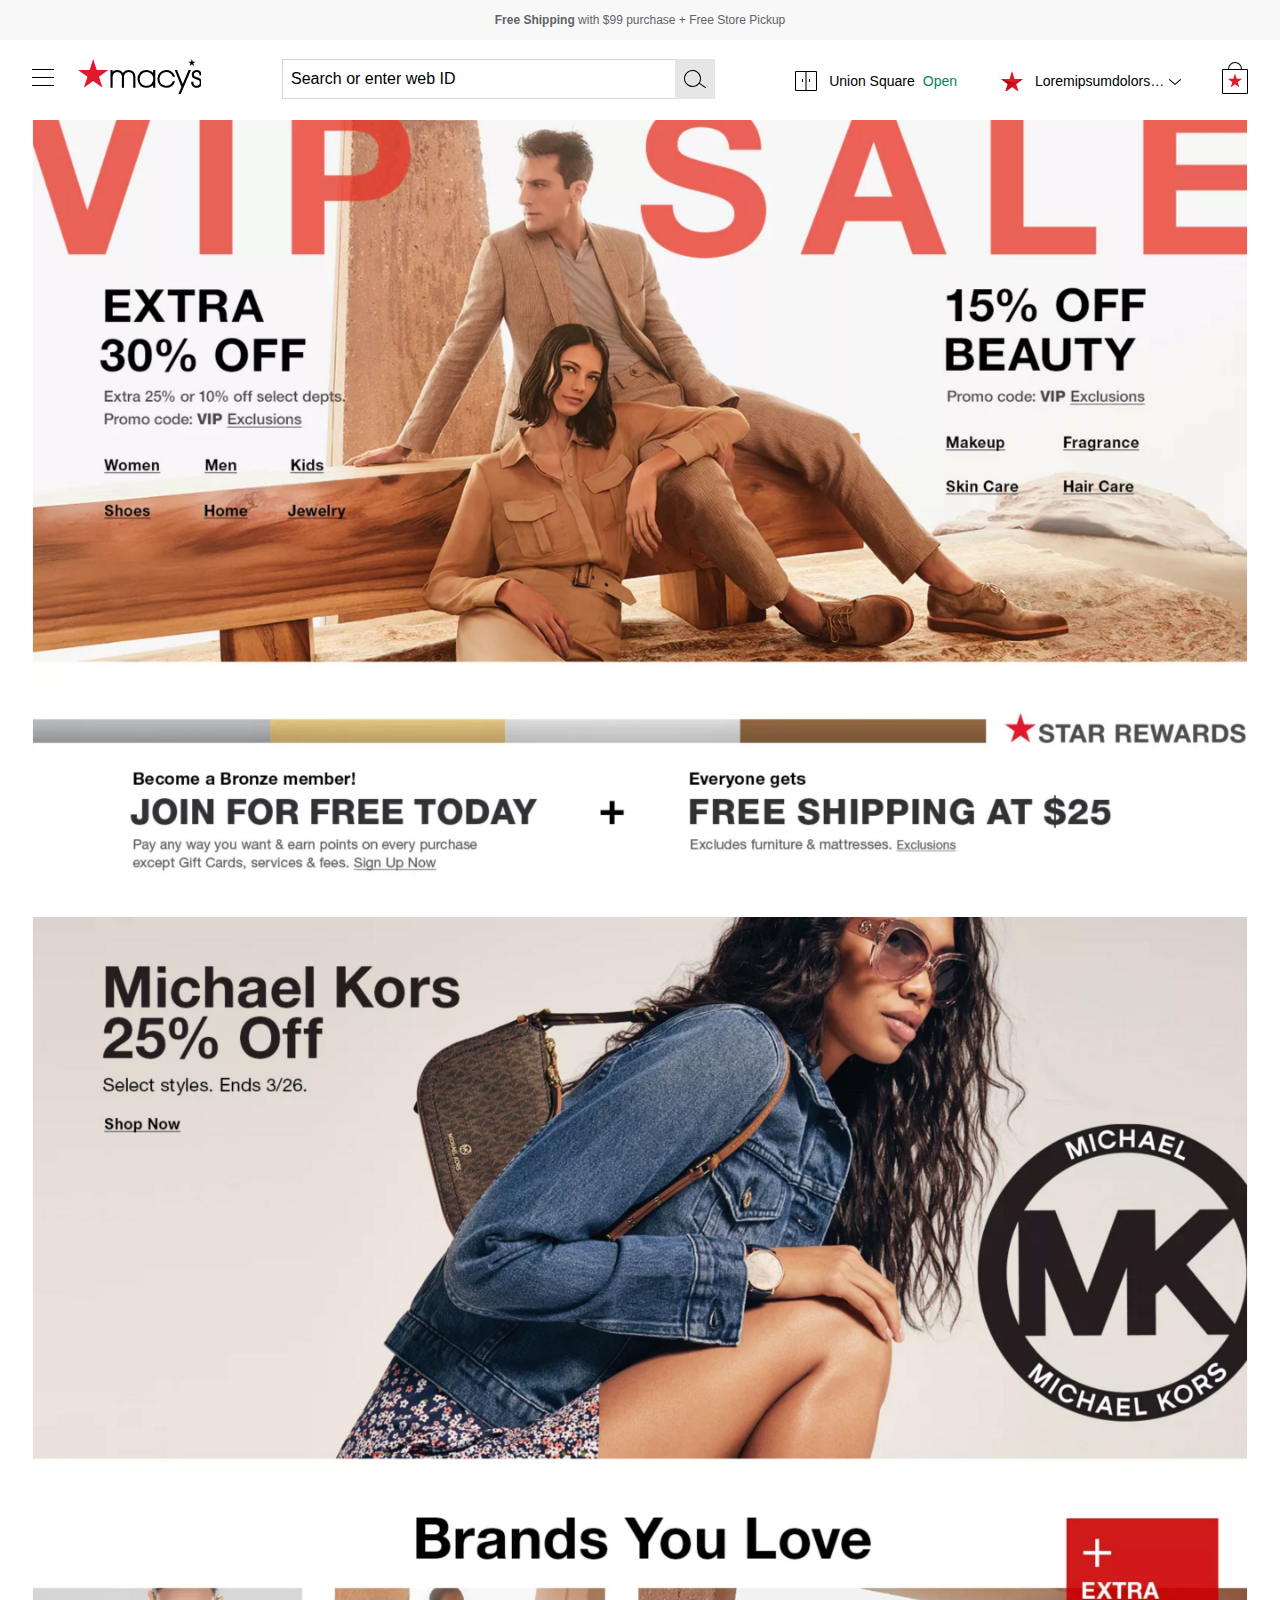
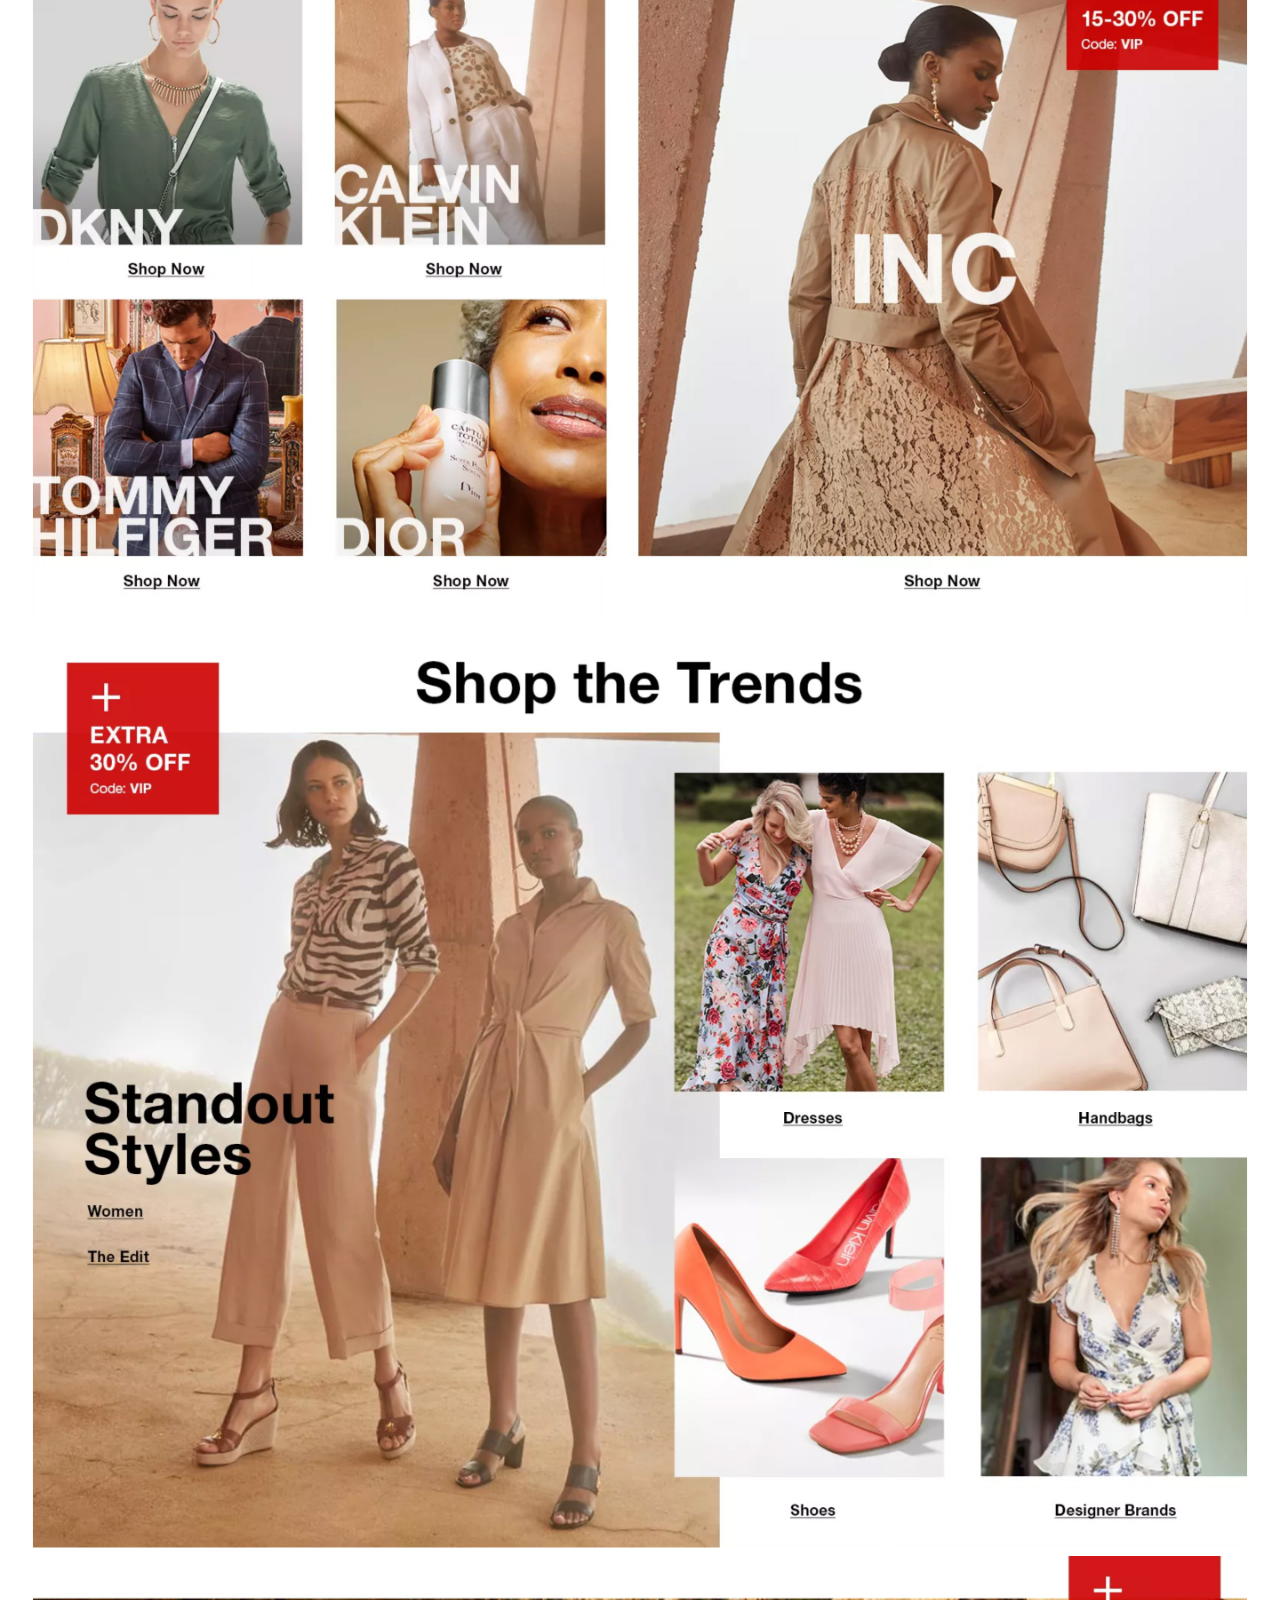
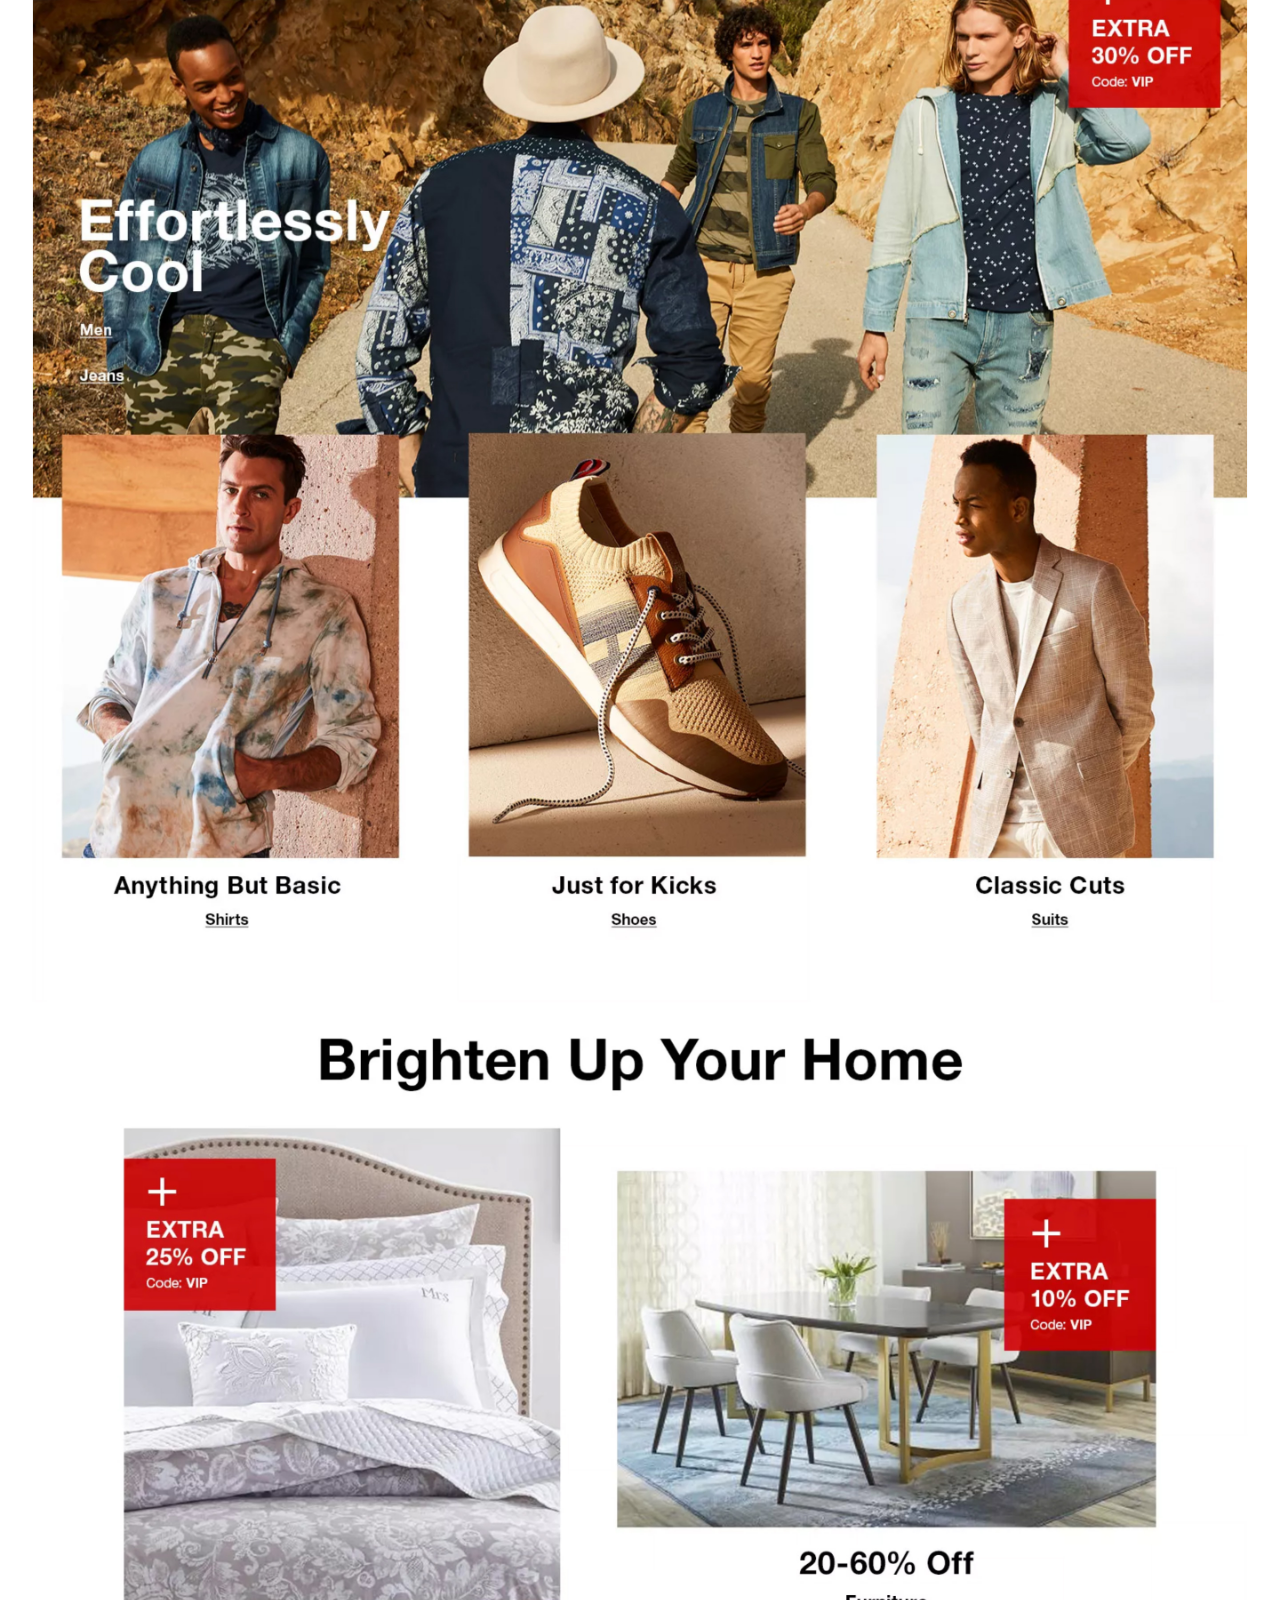
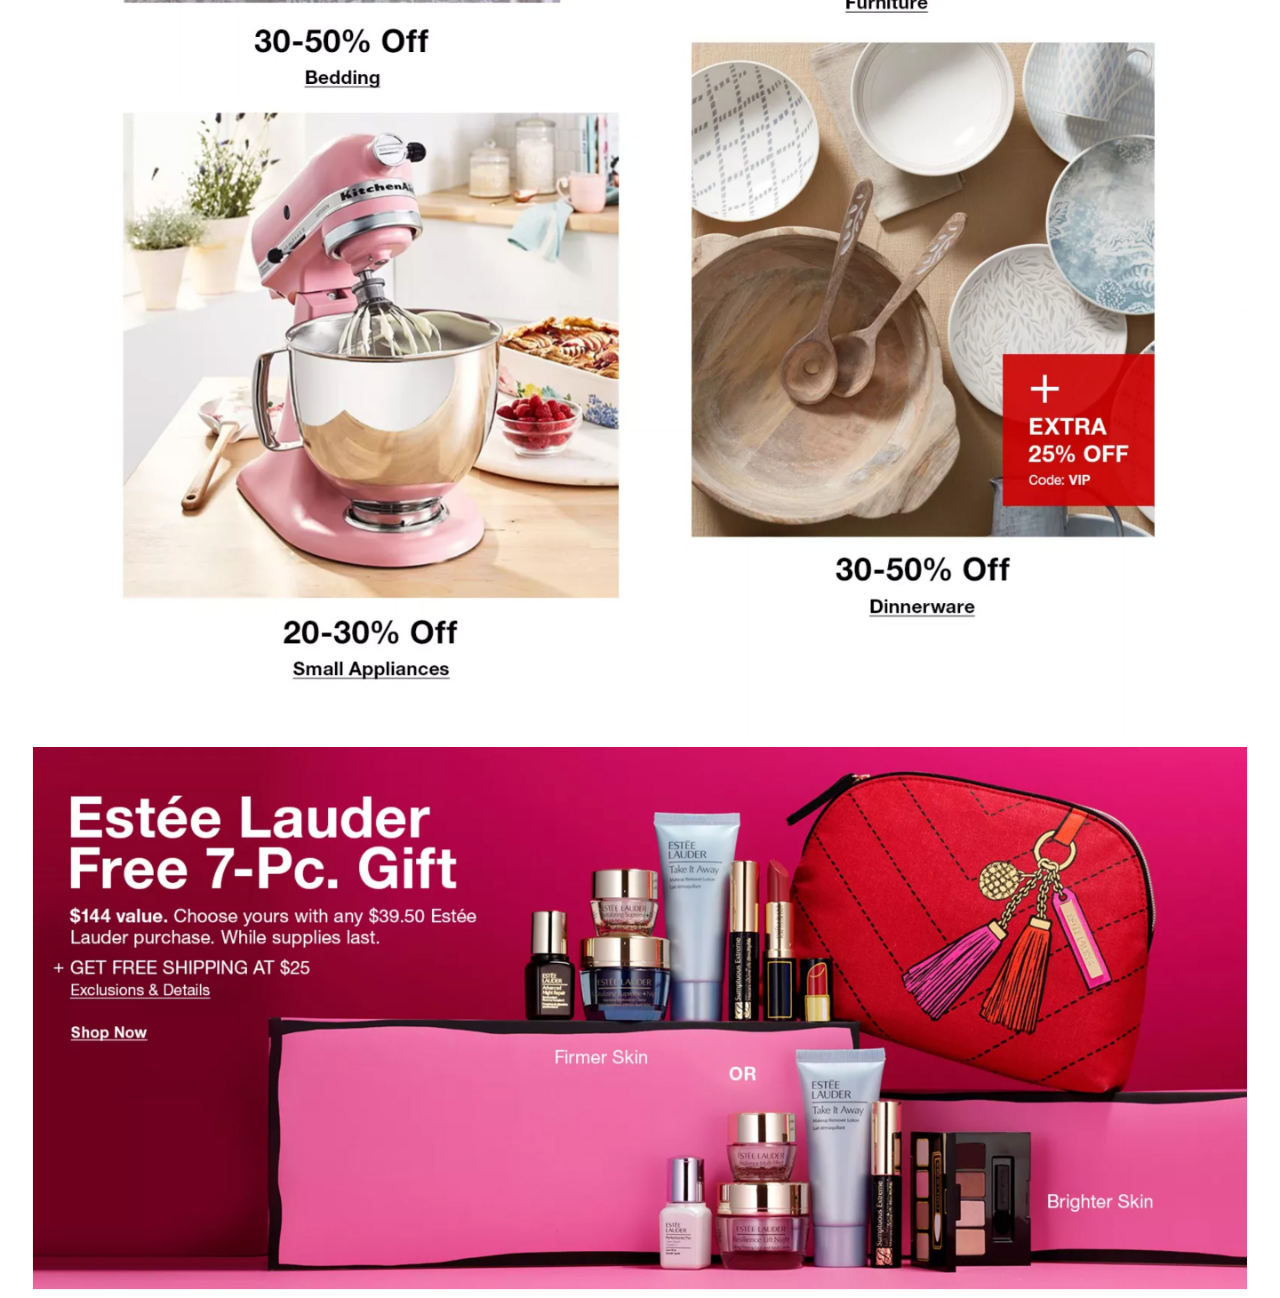
<file: index.html>
<!DOCTYPE html>
<head>
	<meta charset="utf-8">
	<meta http-equiv="X-UA-Compatible" content="IE=edge">
	<title>Macy's - Shop Fashion Clothing & Accessories - Official Site - Macys.com</title>
	<meta name="description" content="">
	<meta name="viewport" content="width=device-width, initial-scale=1, user-scalable=0">
	<link rel="stylesheet" href="css/style-min.css">
</head>
<body>

<div class="top-bar">
	<strong>Free Shipping</strong> with $99 purchase + Free Store Pickup
</div>

<div class="header">
	<div class="inset">
		<div class="logo">
			<svg xmlns="http://www.w3.org/2000/svg" viewBox="0 0 416 117.183">
				<path id="macy_s" data-name="macy&apos;s" d="M450.659,66.18c3.719,2.814,5.671,6.924,5.967,12.563a17.1,17.1,0,0,1-.982,6.833,16.8,16.8,0,0,1-3.608,5.855,17.27,17.27,0,0,1-5.881,4.092,18.329,18.329,0,0,1-7.141,1.423,20.3,20.3,0,0,1-7.705-1.516A18.384,18.384,0,0,1,425,91.1a16.4,16.4,0,0,1-3.307-5.216,16.841,16.841,0,0,1-1.127-6.118l.13-3.184,7.047-.039.042,2.478a11.081,11.081,0,0,0,3.119,7.95,11.3,11.3,0,0,0,8.11,2.976,11.43,11.43,0,0,0,4.278-.8,9.773,9.773,0,0,0,3.345-2.241,9.9,9.9,0,0,0,2.092-3.264,10.767,10.767,0,0,0,.736-3.988l-.007-.357c-.081-3-.854-5.145-2.439-6.732-1.716-1.716-4.436-2.94-8.563-3.852-3.961-1.144-8-2.436-10.917-4.771-3.281-2.6-4.884-6.1-5.048-10.99,0-5.083,1.833-9.273,5.3-12.16a17.508,17.508,0,0,1,11.222-3.806,16.5,16.5,0,0,1,11.555,4.364,15.641,15.641,0,0,1,4.564,11.273l.033,2.552h-7.168l-.042-2.471a10.958,10.958,0,0,0-.664-3.758,7.49,7.49,0,0,0-1.7-2.657,7.679,7.679,0,0,0-2.782-1.717,9.975,9.975,0,0,0-3.733-.589,11.463,11.463,0,0,0-4.215.744,8.453,8.453,0,0,0-3.063,2.034,7.7,7.7,0,0,0-1.664,2.7,8.611,8.611,0,0,0-.479,3.307,7.144,7.144,0,0,0,2.357,5.534c1.484,1.267,3.754,2.267,7.594,3.345l.411.107C443.722,62.767,447.517,63.8,450.659,66.18ZM419.92,8.96,422.805.11l2.857,8.85h9.327l-7.549,5.482,2.867,8.869-7.52-5.482-7.472,5.463,2.831-8.844L410.576,8.96ZM391.883,84.147l19.909-47.152h8.026l-2.076,5.152L385.4,117.293h-7.99l10.344-23.63-9.911-25.038c-5.146-13-10.325-26.111-10.49-26.531l-2.011-5.1h7.782Zm-71.1-33.618a19.325,19.325,0,0,0-4.713,7.1,25.18,25.18,0,0,0-1.82,9.337A24.17,24.17,0,0,0,316,76.149a21.813,21.813,0,0,0,5.026,7.444,22.307,22.307,0,0,0,7.292,4.712,23.871,23.871,0,0,0,22.611-2.835,19.975,19.975,0,0,0,7.045-9.214l.572-1.7h7.779l-1.214,3.364A28.405,28.405,0,0,1,354.489,91.78a29.754,29.754,0,0,1-16.954,5.165c-9.233,0-17.087-3.252-22.7-9.4a30.626,30.626,0,0,1-7.757-20.473,29.424,29.424,0,0,1,29.968-30.074,31.449,31.449,0,0,1,15.847,4.349,28.313,28.313,0,0,1,12.333,15.193l1.175,3.342H358.68l-.592-1.662a20.944,20.944,0,0,0-8.825-10.864,22.988,22.988,0,0,0-11.837-3.364,24.272,24.272,0,0,0-8.991,1.549A25.656,25.656,0,0,0,320.784,50.528ZM292.805,36.994h7.177v59.94h-7.177V87.042a27.686,27.686,0,0,1-6.691,5.709,30,30,0,0,1-15.794,4.189c-11.368,0-18.392-5.209-22.282-9.581a30.917,30.917,0,0,1,.007-40.791c3.886-4.365,10.908-9.575,22.276-9.575a30.528,30.528,0,0,1,17.139,5.158,27.9,27.9,0,0,1,5.347,4.679Zm.026,33.813a21.875,21.875,0,0,0,.272-4.349,23.267,23.267,0,0,0-.41-4.46,20.364,20.364,0,0,0-1.2-3.959,21.648,21.648,0,0,0-8.24-10.227,23.3,23.3,0,0,0-12.938-3.823,22.674,22.674,0,0,0-16.281,6.554,23.066,23.066,0,0,0-6.51,16.423,24.154,24.154,0,0,0,5.94,15.842c4.21,4.669,10.14,7.136,17.148,7.136a21.843,21.843,0,0,0,21.116-15.014A20.591,20.591,0,0,0,292.831,70.808ZM226.552,42.932a20.688,20.688,0,0,1,5.1,8.734,40.925,40.925,0,0,1,1.613,12.1V96.934H226.1V63.77a33.748,33.748,0,0,0-1.243-9.812,14.641,14.641,0,0,0-3.485-6.113,11.558,11.558,0,0,0-4.437-2.854,19.056,19.056,0,0,0-12.718.214,12.652,12.652,0,0,0-5.535,4.015,14.938,14.938,0,0,0-2.954,5.822,38.591,38.591,0,0,0-.673,8.727V96.934h-7.174l.02-34.746a28.08,28.08,0,0,0-.917-8.042A14.411,14.411,0,0,0,184.53,49.4a12.958,12.958,0,0,0-4.936-3.871,19.18,19.18,0,0,0-7.31-1.537,13.61,13.61,0,0,0-6.25,1.261,12.39,12.39,0,0,0-4.765,3.651,16.239,16.239,0,0,0-3.345,6,28.017,28.017,0,0,0-1.091,8.369V96.934h-7.177V36.994h7.177v6.445A20.729,20.729,0,0,1,163.1,39a22.363,22.363,0,0,1,9.254-2,25.174,25.174,0,0,1,9.732,1.841,19.342,19.342,0,0,1,7.484,5.45,15.244,15.244,0,0,1,1.878,2.754,20.766,20.766,0,0,1,2.176-2.841,21.373,21.373,0,0,1,7.585-5.314,26.183,26.183,0,0,1,18.289-.429A19.17,19.17,0,0,1,226.552,42.932Z" transform="translate(-40.655 -0.11)" fill-rule="evenodd"></path>
				<path id="star" d="M50.962.11,62.947,37h38.865L70.365,59.866,82.393,96.936,50.914,74,19.622,96.828l11.965-36.9L0,37H38.991Z" transform="translate(0 -0.11)" fill="#e01a2b" fill-rule="evenodd"></path>
			</svg>
		</div>
		<div class="store-account-search">
			<div class="account">
				<div class="icon">
					<svg xmlns="http://www.w3.org/2000/svg" width="22" height="20.96" viewBox="0 0 22 20.96"><defs><style>.a{fill:#e01a2b;}.b{fill:#ab0000;}.c{fill:#c11221;}</style></defs><path class="a" d="M11.01.52,8.43,8.51H0l6.83,4.96L4.24,21.45,11,16.51l6.8,4.97-2.6-8.02L22,8.51H13.6Z" transform="translate(0 -0.52)"/><path class="b" d="M6.83,13.47l8.37-.01L0,8.51Z" transform="translate(0 -0.52)"/><path class="c" d="M6.83,13.47,4.24,21.45,22,8.51Z" transform="translate(0 -0.52)"/></svg>
				</div>
				<div class="lockup">
					<!-- <a href="signin.html">Sign In -->
					<a href="signin.html"><span class="name">Loremipsumdolorsitametconsect</span>
					<div class="icon">
						<svg xmlns="http://www.w3.org/2000/svg" width="12" height="6" viewBox="0 0 12 6"><path d="M5.484,12a.488.488,0,0,1-.369-.16L.126,6.324a.523.523,0,0,1,0-.682L5.115.148a.5.5,0,0,1,.708,0,.493.493,0,0,1,0,.7L1.174,5.983l4.679,5.183a.493.493,0,0,1,0,.7A.458.458,0,0,1,5.484,12Z" transform="translate(0 6) rotate(-90)"/></svg>
					</div>
					</a>
				</div>
				<div class="menu-panel-account">
					<div class="links">
						<div class="link"><a href="signin.html">My Account</a></div>
						<div class="link"><a href="signin.html">Macy's Credit Card</a></div>
						<div class="link"><a href="signin.html">Order History</a></div>
						<div class="link"><a href="signin.html">Profile</a></div>
						<div class="link"><a href="signin.html">Wallet</a></div>
						<div class="link"><a href="signin.html">Star Rewards</a></div>
						<div class="link"><a href="signin.html">Lists</a></div>
					</div>
				</div>
			</div>
			<div class="store">
				<div class="icon">
					<svg xmlns="http://www.w3.org/2000/svg" width="22.001" height="20" viewBox="0 0 22.001 20">
						<path id="Icon" d="M-6029,20a1,1,0,0,1-1-1V1a1,1,0,0,1,1-1h20a1,1,0,0,1,1,1V19a1,1,0,0,1-1,1Zm10.549-1H-6009V1h-9.451ZM-6029,19h9.449V1H-6029Zm13-8V8h1v3Zm-7,0V8h1v3Z" transform="translate(6030)"/></path>
					</svg>
				</div>
				<div class="lockup">
					<a href="#"><span class="name">Union Square</span><span class="open">Open</span></a>
					<!-- <a href="#"><span class="name">Sun Valley Shopping Center</span><span class="open">Open</span></a> -->
					<!-- <a href="#"><span class="name">Find Store</span></a> -->
				</div>
			</div>
			<div class="search-input">
				<input type="text" placeholder="Search or enter web ID">
				<a class="input-button">
					<svg class="icon" xmlns="http://www.w3.org/2000/svg" width="22.024" height="18.182" viewBox="0 0 22.024 18.182" fill="#000000">
						<path id="Icon" d="M22.8,18.26l-6-4.38A8.37,8.37,0,0,0,18,9.5a8.51,8.51,0,1,0-1.79,5.21l6,4.36a.52.52,0,0,0,.29.09.5.5,0,0,0,.3-.9ZM9.5,17a7.49,7.49,0,1,1,5.306-2.194A7.48,7.48,0,0,1,9.5,17Z" transform="translate(-0.979 -0.978)"/></path>
					</svg>
				</a>
			</div>
		</div>
		<div class="bag">
			<a href="#">
				<svg class="icon" xmlns="http://www.w3.org/2000/svg" viewBox="0 0 19.5 24">
					<path id="bag" d="M20.75,8h-18V25.25h18Zm-4.5-.75a4.5,4.5,0,0,0-9,0Zm-9.75,0a5.25,5.25,0,0,1,10.5,0h3.75A.75.75,0,0,1,21.5,8V25.25a.75.75,0,0,1-.75.75h-18A.75.75,0,0,1,2,25.25V8a.75.75,0,0,1,.75-.75Z" transform="translate(-2 -2)"/></path>
					<path id="star" d="M16.5,24,13.25,21.51l-3.225,2.475,1.23-4L8,17.5h4.02l1.238-4,1.238,4H18.5L15.26,19.98Z" transform="translate(-3.5 -4.875)" fill="#e01a2b" fill-rule="evenodd"/></path>
				</svg>
			</a>
		</div>
		<div class="overlay">
			<div class="close-button">
				<svg xmlns="http://www.w3.org/2000/svg" width="15.991" height="15.995" viewBox="0 0 15.991 15.995"><defs><style>.a2{fill:#fff;}</style></defs><path class="a2" d="M8.75,8,15.84.91a.53.53,0,0,0-.75-.75L8,7.25.91.16A.53.53,0,0,0,.16.91L7.25,8,.16,15.09a.53.53,0,0,0,0,.75A.5.5,0,0,0,.53,16a.51.51,0,0,0,.38-.16L8,8.75l7.09,7.09a.51.51,0,0,0,.38.16.5.5,0,0,0,.37-.16.53.53,0,0,0,0-.75Z" transform="translate(-0.005 -0.005)"/></svg>
			</div>
		</div>

		<div class="menu-button">
			<div class="icon">
				<div class="menu-icon top"></div>
				<div class="menu-icon middle"></div>
				<div class="menu-icon bottom"></div>
			</div>
		</div>
	</div>
</div>




	
<div class="account-flyout">
	<div class="menu-group">
		<!-- <div class="link"><a href="signin.html">Sign In</a></div> -->
		<div class="link"><a href="signin.html">My Account</a></div>
		<div class="link"><a href="signin.html">Macy's Credit Card</a></div>
		<div class="link"><a href="signin.html">Order History</a></div>
		<div class="link"><a href="signin.html">Profile</a></div>
		<div class="link"><a href="signin.html">Wallet</a></div>
		<div class="link"><a href="signin.html">Star Rewards</a></div>
		<div class="link"><a href="signin.html">Lists</a></div>
		<div class="link"><a href="signin.html">Sign Out</a></div>
	</div>
</div>

<div class="menu-flyout">
	<!-- Start Women -->
	<div class="menu-cat" data-id="201">
		<div class="col col-1">
			<div class="menu-group">
				<div class="title">Women's Clothing</div>
				<div class="link"><a href="#">All Women's Clothing</a></div>
				<div class="link"><a href="#">Activewear</a></div>
				<div class="link"><a href="#">Bras, Panties & Lingerie</a></div>
				<div class="link"><a href="#">Cashmere</a></div>
				<div class="link"><a href="#">Coats</a></div>
				<div class="link"><a href="dresses.html">Dresses</a></div>
				<div class="link"><a href="#">Jackets & Blazers</a></div>
				<div class="link"><a href="#">Jeans</a></div>
				<div class="link"><a href="#">Jumpsuits & Rompers</a></div>
				<div class="link"><a href="#">Pajamas, Robes & Loungewear</a></div>
				<div class="link"><a href="#">Pants & Leggings</a></div>
				<div class="link"><a href="#">Skirts</a></div>
				<div class="link"><a href="#">Suits & Suit Separates</a></div>
				<div class="link"><a href="#">Sweaters</a></div>
				<div class="link"><a href="#">Swimwear</a></div>
				<div class="link"><a href="#">Tops</a></div>
			</div>
			<div class="menu-group">
				<div class="title">Special Sizes</div>
				<div class="link"><a href="#">Juniors</a></div>
				<div class="link"><a href="#">Maternity</a></div>
				<div class="link"><a href="#">Petite</a></div>
				<div class="link"><a href="#">Plus Sizes</a></div>
			</div>
		</div>
		<div class="col col-2">
			<div class="menu-group">
				<div class="title">Women's Shoes</div>
				<div class="link"><a href="#">All Women's Shoes</a></div>
				<div class="link"><a href="#">Boots</a></div>
				<div class="link"><a href="#">Flats</a></div>
				<div class="link"><a href="#">Heels & Pumps</a></div>
			</div>
			<div class="menu-group">
				<div class="title">Handbags & Accessories</div>
				<div class="link"><a href="#">Handbags & Wallets</a></div>
				<div class="link"><a href="#">Hats, Belts & Scarves</a></div>
				<div class="link"><a href="#">Luggage</a></div>
				<div class="link"><a href="#">Sunglasses By Sunglass Hut</a></div>
			</div>
			<div class="menu-group">
				<div class="title">Jewelry & Watches</div>
				<div class="link"><a href="#">Jewelry</a></div>
				<div class="link"><a href="#">Watches</a></div>
			</div>
			<div class="menu-group">
				<div class="title">Beauty</div>
				<div class="link"><a href="#">All Beauty</a></div>
				<div class="link"><a href="#">Makeup</a></div>
				<div class="link"><a href="#">Perfume</a></div>
				<div class="link"><a href="#">Skin Care</a></div>
			</div>
		</div>
		<div class="col col-3">
			<div class="menu-group">
				<div class="title">Designer & Contemporary</div>
				<div class="link"><a href="#">Contemporary</a></div>
				<div class="link"><a href="#">Designer</a></div>
				<div class="link"><a href="#">Premier Designer</a></div>
			</div>
			<div class="menu-group">
				<div class="title">Women's Brands</div>
				<div class="link"><a href="#">All Women's Brands</a></div>
				<div class="link"><a href="#">Alfani</a></div>
				<div class="link"><a href="#">Calvin Klein</a></div>
				<div class="link"><a href="#">DKNY</a></div>
				<div class="link"><a href="#">Eileen Fisher</a></div>
				<div class="link"><a href="#">Free People</a></div>
				<div class="link"><a href="#">GUESS?</a></div>
				<div class="link"><a href="#">INC International Concepts</a></div>
				<div class="link"><a href="#">Lauren Ralph Lauren</a></div>
				<div class="link"><a href="#">Levi's</a></div>
				<div class="link"><a href="#">MICHAEL Michael Kors</a></div>
				<div class="link"><a href="#">Nike</a></div>
				<div class="link"><a href="#">Style & Co</a></div>
				<div class="link"><a href="#">Tommy Hilfiger</a></div>
				<div class="link"><a href="#">Vince Camuto</a></div>
			</div>
		</div>
		<div class="col col-4">
			<div class="menu-group">
				<div class="title">Shop By Occasion</div>
				<div class="link"><a href="#">Evening</a></div>
				<div class="link"><a href="#">Homecoming Dresses</a></div>
				<div class="link"><a href="#">Outdoor & Camping</a></div>
				<div class="link"><a href="#">Vacation</a></div>
				<div class="link"><a href="#">Wedding</a></div>
				<div class="link"><a href="#">Wear To Work</a></div>
			</div>
			<div class="menu-group">
				<div class="title">New & Now</div>
				<div class="link"><a href="#">New Arrivals</a></div>
				<div class="link"><a href="#">#MACYSSWEEPSTAKES</a></div>
				<div class="link"><a href="#">It List - Trends</a></div>
				<div class="link"><a href="#">Mango</a></div>
				<div class="link"><a href="#">The Pink Shop</a></div>
				<div class="link"><a href="#">ThredUP</a></div>
			</div>
			<div class="menu-group">
				<div class="link red"><a href="#">Sale & Clearance</a></div>
				<div class="link red"><a href="#">40-60% Off Select Active Flash Sale</a></div>
				<div class="link red"><a href="#">40-50% Off New Markdown</a></div>
			</div>
		</div>
	</div>
	<!-- End Women -->
	<!-- Start Men -->
	<div class="menu-cat" data-id="202">
		<div class="col col-1">
			<div class="menu-group">
				<div class="title">Men's Clothing</div>
				<div class="link"><a href="#">All Men's Clothing</a></div>
				<div class="link"><a href="#">Activewear</a></div>
				<div class="link"><a href="#">Big & Tall</a></div>
				<div class="link"><a href="#">Blazers & Sport Coats</a></div>
				<div class="link"><a href="#">Coats & Jackets</a></div>
				<div class="link"><a href="#">Dress Shirts</a></div>
				<div class="link"><a href="#">Hoodies & Sweatshirts</a></div>
				<div class="link"><a href="#">Jeans</a></div>
				<div class="link"><a href="#">Pajamas, Lounge & Sleepwear</a></div>
				<div class="link"><a href="#">Pants</a></div>
				<div class="link"><a href="#">Polos</a></div>
				<div class="link"><a href="#">Shirts</a></div>
				<div class="link"><a href="#">Shorts</a></div>
				<div class="link"><a href="#">Suits & Tuxedos</a></div>
				<div class="link"><a href="#">Sweaters</a></div>
				<div class="link"><a href="#">T-Shirts</a></div>
				<div class="link"><a href="#">Underwear & Socks</a></div>
			</div>
		</div>
		<div class="col col-2">
			<div class="menu-group">
				<div class="title">Men's Shoes</div>
				<div class="link"><a href="#">All Men's Shoes</a></div>
				<div class="link"><a href="#">Athletic Shoes & Sneakers</a></div>
				<div class="link"><a href="#">Boots</a></div>
				<div class="link"><a href="#">Casual Shoes</a></div>
				<div class="link"><a href="#">Dress Shoes</a></div>
				<div class="link"><a href="#">Loafers & Drivers</a></div>
				<div class="link"><a href="#">Sandals & Flip-Flops</a></div>
				<div class="link"><a href="#">Slippers</a></div>
			</div>
			<div class="menu-group">
				<div class="title">Shop By Occasion</div>
				<div class="link"><a href="#">Business Casual</a></div>
				<div class="link"><a href="#">Outdoor & Camping</a></div>
				<div class="link"><a href="#">Vacation</a></div>
				<div class="link"><a href="#">Wedding</a></div>
			</div>
			<div class="menu-group">
				<div class="title">New & Now</div>
				<div class="link"><a href="#">New Arrivals</a></div>
				<div class="link"><a href="#">#MACYSSWEEPSTAKES</a></div>
				<div class="link"><a href="#">How-To Style Guide</a></div>
				<div class="link"><a href="#">It List - Trends</a></div>
			</div>
		</div>
		<div class="col col-3">
			<div class="menu-group">
				<div class="title">Bags & Accessories</div>
				<div class="link"><a href="#">All Accessories</a></div>
				<div class="link"><a href="#">Bags & Backpacks</a></div>
				<div class="link"><a href="#">Belts & Suspenders</a></div>
				<div class="link"><a href="#">Hats, Gloves & Scarves</a></div>
				<div class="link"><a href="#">Jewelry & Cufflinks</a></div>
				<div class="link"><a href="#">Luggage</a></div>
				<div class="link"><a href="#">Sunglasses By Sunglass Hut</a></div>
				<div class="link"><a href="#">Ties, Bowties & Pocket Squares</a></div>
				<div class="link"><a href="#">Wallets</a></div>
				<div class="link"><a href="#">Watches</a></div>
			</div>
			<div class="menu-group">
				<div class="title">Cologne & Grooming</div>
				<div class="link"><a href="#">All Cologne & Grooming</a></div>
				<div class="link"><a href="#">Gift Sets</a></div>
			</div>
			<div class="menu-group">
				<div class="title">Electronics</div>
				<div class="link"><a href="#">All Electronics</a></div>
				<div class="link"><a href="#">Apple</a></div>
				<div class="link"><a href="#">Smart Home</a></div>
			</div>
		</div>
		<div class="col col-4">
			<div class="menu-group">
				<div class="title">Featured Brands</div>
				<div class="link"><a href="#">All Men's Brands</a></div>
				<div class="link"><a href="#">Adidas</a></div>
				<div class="link"><a href="#">Calvin Klein</a></div>
				<div class="link"><a href="#">Champion</a></div>
				<div class="link"><a href="#">Designer</a></div>
				<div class="link"><a href="#">Eastern Mountain Sports</a></div>
				<div class="link"><a href="#">Finish Line Athletic Shoes</a></div>
				<div class="link"><a href="#">INC International Concepts</a></div>
				<div class="link"><a href="#">Levi's</a></div>
				<div class="link"><a href="#">Michael Kors</a></div>
				<div class="link"><a href="#">Nike</a></div>
				<div class="link"><a href="#">Polo Ralph Lauren</a></div>
				<div class="link"><a href="#">Sports Fan Shop By Lids</a></div>
				<div class="link"><a href="#">The North Face</a></div>
				<div class="link"><a href="#">Tommy Hilfiger</a></div>
				<div class="link"><a href="#">Under Armour</a></div>
			</div>
			<div class="menu-group">
				<div class="link red"><a href="#">Sale & Clearance</a></div>
				<div class="link red"><a href="#">40-60% Off Select Active Flash Sale</a></div>
				<div class="link red"><a href="#">70-85% Off Men's Suiting Event</a></div>
			</div>
		</div>
	</div>
	<!-- End Men -->
	<!-- Start Kids & Baby -->
	<div class="menu-cat" data-id="203">
		<div class="col col-1">
			<div class="menu-group">
				<div class="title">Girls' Sizes</div>
				<div class="link"><a href="#">All Girls</a></div>
				<div class="link"><a href="#">Toddler Girls (2T-5T)</a></div>
				<div class="link"><a href="#">Girls (4-16)</a></div>
				<div class="link"><a href="#">Plus Sizes</a></div>
			</div>
			<div class="menu-group">
				<div class="title">Girls' Clothing</div>
				<div class="link"><a href="#">New Arrivals</a></div>
				<div class="link"><a href="#">Activewear</a></div>
				<div class="link"><a href="#">Coats & Jackets</a></div>
				<div class="link"><a href="#">Dresses</a></div>
				<div class="link"><a href="#">Jeans</a></div>
				<div class="link"><a href="#">Leggings & Pants</a></div>
				<div class="link"><a href="#">Pajamas</a></div>
				<div class="link"><a href="#">Sets & Outfits</a></div>
				<div class="link"><a href="#">Shorts</a></div>
				<div class="link"><a href="#">Socks & Tights</a></div>
				<div class="link"><a href="#">Sweaters</a></div>
				<div class="link"><a href="#">Sweatshirts & Hoodies</a></div>
				<div class="link"><a href="#">Swimwear</a></div>
				<div class="link"><a href="#">Tops</a></div>
				<div class="link"><a href="#">Underwear</a></div>
			</div>
		</div>
		<div class="col col-2">
			<div class="menu-group">
				<div class="title">Boys' Sizes</div>
				<div class="link"><a href="#">All Boys</a></div>
				<div class="link"><a href="#">Toddler Boys (2T-5T)</a></div>
				<div class="link"><a href="#">Boys (4-20)</a></div>
				<div class="link"><a href="#">Husky Sizes</a></div>
			</div>
			<div class="menu-group">
				<div class="title">Boys' Clothing</div>
				<div class="link"><a href="#">New Arrivals</a></div>
				<div class="link"><a href="#">Activewear</a></div>
				<div class="link"><a href="#">Coats & Jackets</a></div>
				<div class="link"><a href="#">Jeans</a></div>
				<div class="link"><a href="#">Pajamas</a></div>
				<div class="link"><a href="#">Pants</a></div>
				<div class="link"><a href="#">Sets & Outfits</a></div>
				<div class="link"><a href="#">Shirts</a></div>
				<div class="link"><a href="#">Shorts</a></div>
				<div class="link"><a href="#">Socks</a></div>
				<div class="link"><a href="#">Suits & Dress Shirts</a></div>
				<div class="link"><a href="#">Sweaters</a></div>
				<div class="link"><a href="#">Sweatshirts & Hoodies</a></div>
				<div class="link"><a href="#">Swimwear</a></div>
				<div class="link"><a href="#">Underwear</a></div>
			</div></div>
		<div class="col col-3">
			<div class="menu-group">
				<div class="title">Baby</div>
				<div class="link"><a href="#">All Baby</a></div>
				<div class="link"><a href="#">Newborn</a></div>
				<div class="link"><a href="#">Baby Girl (0-24 Months)</a></div>
				<div class="link"><a href="#">Baby Boy (0-24 Months)</a></div>
				<div class="link"><a href="#">Baby Gear</a></div>
				<div class="link"><a href="#">Baby Shoes</a></div>
			</div>
			<div class="menu-group">
				<div class="title">Kids' Shoes</div>
				<div class="link"><a href="#">All Kids' Shoes</a></div>
				<div class="link"><a href="#">Boys' Shoes</a></div>
				<div class="link"><a href="#">Girls' Shoes</a></div>
				<div class="link"><a href="#">Finish Line Athletic Shoes</a></div>
			</div>
			<div class="menu-group">
				<div class="title">Accessories</div>
				<div class="link"><a href="#">All Bags & Accessories</a></div>
			</div>
			<div class="menu-group">
				<div class="title">Featured Shops</div>
				<div class="link"><a href="#">Baby & Kids Room</a></div>
				<div class="link"><a href="#">Character Shop</a></div>
				<div class="link"><a href="#">Toys & Games</a></div>
			</div>
		</div>
		<div class="col col-4">
			<div class="menu-group">
				<div class="title">The Halloween Shop</div>
				<div class="link"><a href="#">All Halloween</a></div>
				<div class="link"><a href="#">Girls' Halloween Costumes</a></div>
				<div class="link"><a href="#">Boys' Halloween Costumes</a></div>
				<div class="link"><a href="#">Baby Halloween Costumes</a></div>
			</div>
			<div class="menu-group">
				<div class="title">Special Occasions</div>
				<div class="link"><a href="#">All Special Occasions</a></div>
				<div class="link"><a href="#">Baby Shower Gifts</a></div>
				<div class="link"><a href="#">Wedding Shop</a></div>
			</div>
			<div class="menu-group">
				<div class="title">Brands</div>
				<div class="link"><a href="#">All Brands</a></div>
				<div class="link"><a href="#">Carter's</a></div>
				<div class="link"><a href="#">Nike</a></div>
				<div class="link"><a href="#">Ralph Lauren Chidrenswear</a></div>
				<div class="link"><a href="#">Tommy Hilfiger</a></div>
			</div>
			<div class="menu-group">
				<div class="link red"><a href="#">Sale & Clearance</a></div>
				<div class="link red"><a href="#">40-60% Off Select Active Flash Sale</a></div>
				<div class="link red"><a href="#">Last Act: $4.96 & Under</a></div>
			</div>
		</div>
	</div>
	<!-- End Kids & Baby -->
	<!-- Start Home -->
	<div class="menu-cat" data-id="204">
		<div class="col col-1">
			<div class="menu-group">
				<div class="title">Bed & Bath</div>
				<div class="link"><a href="#">All Bed & Bath</a></div>
				<div class="link"><a href="#">Bath</a></div>
				<div class="link"><a href="#">Bed In A Bag</a></div>
				<div class="link"><a href="#">Bedding Collections</a></div>
				<div class="link"><a href="#">Comforters</a></div>
				<div class="link"><a href="#">Sheets & Pillowcases</a></div>
			</div>
			<div class="menu-group">
				<div class="title">Furniture</div>
				<div class="link"><a href="#">All Furniture</a></div>
				<div class="link"><a href="#">Area Rugs</a></div>
				<div class="link"><a href="#">Beds & Headboards</a></div>
				<div class="link"><a href="#">Couches & Sofas</a></div>
				<div class="link"><a href="#">Dining Room Sets</a></div>
				<div class="link"><a href="#">Outdoor & Patio</a></div>
			</div>
			<div class="menu-group">
				<div class="title">Mattresses</div>
				<div class="link"><a href="#">All Mattresses</a></div>
				<div class="link"><a href="#">Twin</a></div>
				<div class="link"><a href="#">Full</a></div>
				<div class="link"><a href="#">Queen</a></div>
				<div class="link"><a href="#">King</a></div>
			</div>
		</div>
		<div class="col col-2">
			<div class="menu-group">
				<div class="title">Kitchen</div>
				<div class="link"><a href="#">All Kitchen</a></div>
				<div class="link"><a href="#">Air Fryers</a></div>
				<div class="link"><a href="#">Bakeware</a></div>
				<div class="link"><a href="#">Blenders & Juicers</a></div>
				<div class="link"><a href="#">Coffee Makers</a></div>
				<div class="link"><a href="#">Cookware</a></div>
				<div class="link"><a href="#">Cutlery & Knives</a></div>
				<div class="link"><a href="#">Kitchen Gadgets</a></div>
				<div class="link"><a href="#">Mixers & Attachments</a></div>
				<div class="link"><a href="#">Small Appliances</a></div>
			</div>
			<div class="menu-group">
				<div class="title">Dining</div>
				<div class="link"><a href="#">All Dining</a></div>
				<div class="link"><a href="#">Bar & Wine</a></div>
				<div class="link"><a href="#">Dinnerware</a></div>
				<div class="link"><a href="#">Flatware</a></div>
				<div class="link"><a href="#">Glassware</a></div>
				<div class="link"><a href="#">Gourmet Food & Gifts</a></div>
				<div class="link"><a href="#">Outdoor Dining & Picnic</a></div>
				<div class="link"><a href="#">Serveware</a></div>
				<div class="link"><a href="#">Table Linens</a></div>
			</div>
		</div>
		<div class="col col-3">
			<div class="menu-group">
				<div class="title">Luggage</div>
				<div class="link"><a href="#">All Luggage</a></div>
				<div class="link"><a href="#">Carry-On Luggage</a></div>
				<div class="link"><a href="#">Check-In Luggage</a></div>
			</div>
			<div class="menu-group">
				<div class="title">Home Decor</div>
				<div class="link"><a href="#">All Home Decor</a></div>
				<div class="link"><a href="#">Lighting</a></div>
				<div class="link"><a href="#">Mirrors</a></div>
				<div class="link"><a href="#">Wall Décor</a></div>
				<div class="link"><a href="#">Window Treatments & Blinds</a></div>
			</div>
			<div class="menu-group">
				<div class="title">Electronics</div>
				<div class="link"><a href="#">All Electronics</a></div>
			</div>
			<div class="menu-group">
				<div class="title">Cleaning & Organization</div>
				<div class="link"><a href="#">All Cleaning & Organization</a></div>
				<div class="link"><a href="#">Heating & Cooling</a></div>
				<div class="link"><a href="#">Vacuums & Floor Care</a></div>
			</div>
			<div class="menu-group">
				<div class="title">Health & Wellness</div>
				<div class="link"><a href="#">All Health & Wellness</a></div>
			</div>
		</div>
		<div class="col col-4">
			<div class="menu-group">
				<div class="title">Holiday Lane</div>
				<div class="link"><a href="#">All Holiday Lane</a></div>
				<div class="link"><a href="#">Christmas Decorations</a></div>
				<div class="link"><a href="#">Christmas Dining</a></div>
				<div class="link"><a href="#">Christmas Ornaments</a></div>
				<div class="link"><a href="#">Christmas Trees</a></div>
			</div>
			<div class="menu-group">
				<div class="title">New & Now</div>
				<div class="link"><a href="#">Halloween</a></div>
				<div class="link"><a href="#">It List - Trends</a></div>
				<div class="link"><a href="#">STORY</a></div>
			</div>
			<div class="menu-group">
				<div class="title">Brands</div>
				<div class="link"><a href="#">All Brands</a></div>
				<div class="link"><a href="#">All-Clad</a></div>
				<div class="link"><a href="#">KitchenAid</a></div>
				<div class="link"><a href="#">Lenox</a></div>
				<div class="link"><a href="#">Martha Stewart</a></div>
			</div>
			<div class="menu-group">
				<div class="link red"><a href="#">Sale & Clearance</a></div>
				<div class="link red"><a href="#">50-60% Off Bed & Bath</a></div>
			</div>
		</div>
	</div>
	<!-- End Home -->
	<!-- Start Shoes -->
	<div class="menu-cat" data-id="205">
		<div class="col col-1">
			<div class="menu-group">
				<div class="title">Women's Shoes</div>
				<div class="link"><a href="#">All Women's Shoes</a></div>
				<div class="link"><a href="#">New Arrivals</a></div>
				<div class="link"><a href="#">Designer Shoes</a></div>
				<div class="link"><a href="#">Athletic Shoes & Sneakers</a></div>
				<div class="link"><a href="#">Boots</a></div>
				<div class="link"><a href="#">Comfort Shoes</a></div>
				<div class="link"><a href="#">Evening & Wedding</a></div>
				<div class="link"><a href="#">Flats</a></div>
				<div class="link"><a href="#">Heels & Pumps</a></div>
				<div class="link"><a href="#">Sandals & Flip Flops</a></div>
				<div class="link"><a href="#">Slippers</a></div>
				<div class="link"><a href="#">Wedges</a></div>
			</div>
			<div class="menu-group">
				<div class="title">Women's Boots</div>
				<div class="link"><a href="#">Booties</a></div>
				<div class="link"><a href="#">Boots</a></div>
				<div class="link"><a href="#">Rain, Snow & Winter</a></div>
				<div class="link"><a href="#">Wide Calf Boots</a></div>
			</div>
		</div>
		<div class="col col-2">
			<div class="menu-group">
				<div class="title">Shop By Women's Sizes</div>
				<div class="link"><a href="#">5-5.5</a></div>
				<div class="link"><a href="#">6-6.5</a></div>
				<div class="link"><a href="#">7-7.5</a></div>
				<div class="link"><a href="#">8-8.5</a></div>
				<div class="link"><a href="#">9-9.5</a></div>
				<div class="link"><a href="#">10-10.5</a></div>
				<div class="link"><a href="#">Extended Sizes</a></div>
				<div class="link"><a href="#">Narrow & Wide Widths</a></div>
			</div>
			<div class="menu-group">
				<div class="title">Women's Socks & Hosiery</div>
				<div class="link"><a href="#">All Socks & Hosiery</a></div>
			</div>
			<div class="menu-group">
				<div class="title">Other Ways To Shop</div>
				<div class="link"><a href="#">All Men's Shoes</a></div>
				<div class="link"><a href="#">Athletic & Sneakers</a></div>
				<div class="link"><a href="#">Casual & Loafers</a></div>
				<div class="link"><a href="#">Dress Shoes</a></div>
				<div class="link"><a href="#">All Kids' & Baby Shoes</a></div>
			</div>
		</div>
		<div class="col col-3">
			<div class="menu-group">
				<div class="title">Women's Shoe Brands</div>
				<div class="link"><a href="#">All Brands</a></div>
				<div class="link"><a href="#">Clarks</a></div>
				<div class="link"><a href="#">COACH</a></div>
				<div class="link"><a href="#">Finish Line Athletic Shoes</a></div>
				<div class="link"><a href="#">INC International Concepts</a></div>
				<div class="link"><a href="#">MICHAEL Michael Kors</a></div>
				<div class="link"><a href="#">Nike</a></div>
				<div class="link"><a href="#">Sam Edelman</a></div>
				<div class="link"><a href="#">Steve Madden</a></div>
				<div class="link"><a href="#">UGG&reg;</a></div>
			</div>
			<div class="menu-group">
				<div class="title">Trends</div>
				<div class="link"><a href="#">Fall Shoe Trend Guide</a></div>
				<div class="link"><a href="#">It List: Wild Accessory</a></div>
				<div class="link"><a href="#">The Elevated Sneakers</a></div>
				<div class="link"><a href="#">The Western Detail</a></div>
			</div>
		</div>
		<div class="col col-4">
			<div class="menu-group">
				<div class="title"><a href="#"><img src="img/093019_CC_SHOE_BIG_SHOE_SUPPORTING_ASSETS_HFO_1375505.png"></a></div>
			</div>
			<div class="menu-group">
				<div class="title">New & Now</div>
				<div class="link"><a href="#">Launching: DV Dolce Vita</a></div>
				<div class="link"><a href="#">Launching: Merrell</a></div>
				<div class="link"><a href="#">Launching: Sam Edelman</a></div>
			</div>
			<div class="menu-group">
				<div class="link red"><a href="#">Sale & Clearance</a></div>
				<div class="link red"><a href="#">Great Shoe Sale</a></div>
				<div class="link red"><a href="#">Last Act: 50-75% Off</a></div>
			</div>
		</div>
	</div>
	<!-- End Shoes -->
	<!-- Start Handbags & Accessories -->
	<div class="menu-cat" data-id="206">
		<div class="col col-1">
			<div class="menu-group">
				<div class="title">Handbags</div>
				<div class="link"><a href="#">All Handbags</a></div>
				<div class="link"><a href="#">New Arrivals</a></div>
				<div class="link"><a href="#">Designer Handbags</a></div>
				<div class="link"><a href="#">Handbags Under $100</a></div>
				<div class="link"><a href="#">Backpacks</a></div>
				<div class="link"><a href="#">Belt Bags & Fanny Packs</a></div>
				<div class="link"><a href="#">Bucket & Drawstring Bags</a></div>
				<div class="link"><a href="#">Clutches & Evening Bags</a></div>
				<div class="link"><a href="#">Crossbody & Messenger Bags</a></div>
				<div class="link"><a href="#">Leather Bags</a></div>
				<div class="link"><a href="#">Satchels & Top Handles</a></div>
				<div class="link"><a href="#">Shoulder Bags</a></div>
				<div class="link"><a href="#">Tote Bags</a></div>
			</div>
			<div class="menu-group">
				<div class="title">Wallet & Wristlets</div>
				<div class="link"><a href="#">All Wallet & Wristlets</a></div>
				<div class="link"><a href="#">Designer Wallets</a></div>
				<div class="link"><a href="#">Wallets Under $50</a></div>
				<div class="link"><a href="#">Coin Purses</a></div>
			</div>
		</div>
		<div class="col col-2">
			<div class="menu-group">
				<div class="title">Accessories</div>
				<div class="link"><a href="#">All Accessories</a></div>
				<div class="link"><a href="#">Bag Charms & Accessories</a></div>
				<div class="link"><a href="#">Belts</a></div>
				<div class="link"><a href="#">Hari Accessories</a></div>
				<div class="link"><a href="#">Hats</a></div>
				<div class="link"><a href="#">Phone Cases & Tech Accessories</a></div>
				<div class="link"><a href="#">Scarves & Wraps</a></div>
				<div class="link"><a href="#">Tights, Socks, & Hosiery</a></div>
				<div class="link"><a href="#">Winter Accessories & Gloves</a></div>
			</div>
			<div class="menu-group">
				<div class="title">Sunglasses</div>
				<div class="link"><a href="#">All Sunglasses</a></div>
				<div class="link"><a href="#">Michael Kors</a></div>
				<div class="link"><a href="#">Ray-Ban</a></div>
			</div>
			<div class="menu-group">
				<div class="title">Shop By Occasion</div>
				<div class="link"><a href="#">Evening & Party</a></div>
				<div class="link"><a href="#">Luggage & Travel</a></div>
				<div class="link"><a href="#">Wear To Work</a></div>
			</div>
		</div>
		<div class="col col-3">
			<div class="menu-group">
				<div class="title">Shop By Brand</div>
				<div class="link"><a href="#">All Brands</a></div>
				<div class="link"><a href="#">Calvin Klein</a></div>
				<div class="link"><a href="#">COACH</a></div>
				<div class="link"><a href="#">DKNY</a></div>
				<div class="link"><a href="#">Dooney & Bourke</a></div>
				<div class="link"><a href="#">Fossil</a></div>
				<div class="link"><a href="#">Giani Bernini</a></div>
				<div class="link"><a href="#">GUESS</a></div>
				<div class="link"><a href="#">INC International Concepts</a></div>
				<div class="link"><a href="#">Kate Spade New York</a></div>
				<div class="link"><a href="#">Kipling</a></div>
				<div class="link"><a href="#">Lauren Ralph Lauren</a></div>
				<div class="link"><a href="#">MICHAEL Michael Kors</a></div>
				<div class="link"><a href="#">Patricia Nash</a></div>
				<div class="link"><a href="#">Radley London</a></div>
				<div class="link"><a href="#">Steve Madden</a></div>
				<div class="link"><a href="#">The Sak</a></div>
				<div class="link"><a href="#">Tommy Hilfiger</a></div>
				<div class="link"><a href="#">Vera Bradley</a></div>
			</div>
		</div>
		<div class="col col-4">
			<div class="menu-group">
				<div class="title"><a href="#"><img src="img/040119_CC_HB_HFO_02_1348616.png"></a></div>
			</div>
			<div class="menu-group">
				<div class="title">New & Now</div>
				<div class="link"><a href="#">Fall Handbag Trends</a></div>
				<div class="link"><a href="#">Hands-Free Bags</a></div>
				<div class="link"><a href="#">Michael Kors New Arrivals</a></div>
				<div class="link"><a href="#">The Wild Accessory</a></div>
			</div>
			<div class="menu-group">
				<div class="link red"><a href="#">Sale & Clearance</a></div>
				<div class="link red"><a href="#">40-75% Off Designer Markdowns</a></div>
				<div class="link red"><a href="#">30-55% Off Kate Spade</a></div>
			</div>
		</div>
	</div>
	<!-- End Start Handbags & Accessories -->
	<!-- Start Beauty -->
	<div class="menu-cat" data-id="207">
		<div class="col col-1">
			<div class="menu-group">
				<div class="title">Eye Makeup</div>
				<div class="link"><a href="#">All Eye Makeup</a></div>
				<div class="link"><a href="#">Eye Shadow</a></div>
				<div class="link"><a href="#">Eyebrows</a></div>
				<div class="link"><a href="#">Eyeliner</a></div>
				<div class="link"><a href="#">Mascara</a></div>
			</div>
			<div class="menu-group">
				<div class="title">Face Makeup</div>
				<div class="link"><a href="#">All Face Makeup</a></div>
				<div class="link"><a href="#">Concealer</a></div>
				<div class="link"><a href="#">Contour & Highlight</a></div>
				<div class="link"><a href="#">Foundation</a></div>
				<div class="link"><a href="#">Tools & Brushes</a></div>
			</div>
			<div class="menu-group">
				<div class="title">Lip Makeup</div>
				<div class="link"><a href="#">All Lip Makeup</a></div>
				<div class="link"><a href="#">Lip Gloss</a></div>
				<div class="link"><a href="#">Lipstick</a></div>
			</div>
			<div class="menu-group">
				<div class="title">Shop All</div>
				<div class="link"><a href="#">All Makeup</a></div>
			</div>
		</div>
		<div class="col col-2">
			<div class="menu-group">
				<div class="title">Skin Care</div>
				<div class="link"><a href="#">All Skin Care</a></div>
				<div class="link"><a href="#">Cleansers</a></div>
				<div class="link"><a href="#">Eye Creams & Treatments</a></div>
				<div class="link"><a href="#">Moisturizers</a></div>
				<div class="link"><a href="#">Serums</a></div>
			</div>
			<div class="menu-group">
				<div class="title">Perfume</div>
				<div class="link"><a href="#">All Perfume</a></div>
				<div class="link"><a href="#">Gift Sets</a></div>
				<div class="link"><a href="#">Rollerballs</a></div>
				<div class="link"><a href="#">Perfume Brands</a></div>
			</div>
			<div class="menu-group">
				<div class="title">Cologne & Grooming</div>
				<div class="link"><a href="#">All Cologne & Grooming</a></div>
				<div class="link"><a href="#">Cologne</a></div>
				<div class="link"><a href="#">Men's Gift Sets</a></div>
			</div>
			<div class="menu-group">
				<div class="title">Hair Care</div>
				<div class="link"><a href="#">All Hair Care</a></div>
				<div class="link"><a href="#">Shampoo & Conditioner</a></div>
			</div>
		</div>
		<div class="col col-3">
			<div class="menu-group">
				<div class="title">New & Now</div>
				<div class="link"><a href="#">Best Sellers</a></div>
				<div class="link"><a href="#">IT List - Trends</a></div>
				<div class="link"><a href="#">Natural Beauty</a></div>
				<div class="link"><a href="#">New Arrivals</a></div>
			</div>
			<div class="menu-group">
				<div class="title">Beauty Brands</div>
				<div class="link"><a href="#">All Beauty Brands</a></div>
				<div class="link"><a href="#">Anastasia Beverly Hills</a></div>
				<div class="link"><a href="#">Benefit Cosmetics</a></div>
				<div class="link"><a href="#">CHANEL</a></div>
				<div class="link"><a href="#">Clinique</a></div>
				<div class="link"><a href="#">DIOR</a></div>
				<div class="link"><a href="#">Estée Lauder</a></div>
				<div class="link"><a href="#">IT Cosmetics</a></div>
				<div class="link"><a href="#">Kiehl's Since 1851</a></div>
				<div class="link"><a href="#">Lancôme</a></div>
				<div class="link"><a href="#">MAC</a></div>
				<div class="link"><a href="#">NARS</a></div>
				<div class="link"><a href="#">Shiseido</a></div>
				<div class="link"><a href="#">Urban Decay</a></div>
			</div>
		</div>
		<div class="col col-4">
			<div class="menu-group">
				<div class="title">Beauty Gifting</div>
				<div class="link"><a href="#">$25 & Under</a></div>
				<div class="link"><a href="#">$50 & Under</a></div>
				<div class="link"><a href="#">$100 & Under</a></div>
				<div class="link"><a href="#">Beauty Gift Sets</a></div>
				<div class="link"><a href="#">Gifts With Purchase</a></div>
			</div>
			<div class="menu-group">
				<div class="title">Buying Guides & Services</div>
				<div class="link"><a href="#">Beauty Quizzes, Tips & More</a></div>
				<div class="link"><a href="#">Beauty Services</a></div>
				<div class="link"><a href="#">Book Benefit BrowBar Service</a></div>
				<div class="link"><a href="#">Find Your Perfect Foundation</a></div>
				<div class="link"><a href="#">Find Your Perfect Fragrance</a></div>
				<div class="link"><a href="#">Macy's Monthly Beauty Box</a></div>
				<div class="link"><a href="#">Shop By Skin Care Concern</a></div>
			</div>
			<div class="menu-group">
				<div class="link red"><a href="#">Sale & Clearance</a></div>
				<div class="link red"><a href="#">Clinique Free 7-Pc Gift</a></div>
				<div class="link red"><a href="#">Origins Free 6-Pc Gift</a></div>
			</div>
		</div>
	</div>
	<!-- End Beauty -->
	<!-- Start Furniture -->
	<div class="menu-cat" data-id="208">
		<div class="col col-1">
			<div class="menu-group">
				<div class="title">Living Room Furniture</div>
				<div class="link"><a href="#">All Living Room</a></div>
				<div class="link"><a href="#">Accent Furniture</a></div>
				<div class="link"><a href="#">Area Rugs</a></div>
				<div class="link"><a href="#">Bookshelves & Cabinets</a></div>
				<div class="link"><a href="#">Chairs & Recliners</a></div>
				<div class="link"><a href="#">Coffee & Accent Tables</a></div>
				<div class="link"><a href="#">Couches & Sofas</a></div>
				<div class="link"><a href="#">Custom Couches & Sofas</a></div>
				<div class="link"><a href="#">Ottomans & Benches</a></div>
				<div class="link"><a href="#">Sectional Sofas</a></div>
				<div class="link"><a href="#">TV Stands</a></div>
			</div>
			<div class="menu-group">
				<div class="title">Bedroom Furniture</div>
				<div class="link"><a href="#">All Bedroom</a></div>
				<div class="link"><a href="#">Bedroom Sets</a></div>
				<div class="link"><a href="#">Beds & Headboards</a></div>
				<div class="link"><a href="#">Dressers & Chests</a></div>
				<div class="link"><a href="#">Mirrors</a></div>
				<div class="link"><a href="#">Nightstands</a></div>
				<div class="link"><a href="#">Vanities</a></div>
			</div>
		</div>
		<div class="col col-2">
			<div class="menu-group">
				<div class="title">Dining Room & Kitchen Furniture</div>
				<div class="link"><a href="#">All Dining Room & Kitchen</a></div>
				<div class="link"><a href="#">Bar & Counter Stools</a></div>
				<div class="link"><a href="#">Buffets & Credenzas</a></div>
				<div class="link"><a href="#">China Cabinets & Curios</a></div>
				<div class="link"><a href="#">Dining Room Chairs & Benches</a></div>
				<div class="link"><a href="#">Dining Room Sets</a></div>
				<div class="link"><a href="#">Dining Room Tables</a></div>
				<div class="link"><a href="#">Home Bar</a></div>
				<div class="link"><a href="#">Mix & Match Dining Furniture</a></div>
			</div>
			<div class="menu-group">
				<div class="title">Outdoor & Patio Furniture</div>
				<div class="link"><a href="#">All Outdoor & Patio Furniture</a></div>
				<div class="link"><a href="#">Outdoor Bar & Dining Furniture</a></div>
				<div class="link"><a href="#">Outdoors Lounge Furniture</a></div>
			</div>
			<div class="menu-group">
				<div class="title">Home Office</div>
				<div class="link"><a href="#">All Home Office</a></div>
				<div class="link"><a href="#">Desks</a></div>
				<div class="link"><a href="#">Office Chairs</a></div>
			</div>
		</div>
		<div class="col col-3">
			<div class="menu-group">
				<div class="title">Mattresses</div>
				<div class="link"><a href="#">All Mattresses</a></div>
				<div class="link"><a href="#">Twin</a></div>
				<div class="link"><a href="#">Twin XL</a></div>
				<div class="link"><a href="#">Full</a></div>
				<div class="link"><a href="#">Queen</a></div>
				<div class="link"><a href="#">King</a></div>
				<div class="link"><a href="#">California King</a></div>
				<div class="link"><a href="#">Bed Frames & Box Springs</a></div>
			</div>
			<div class="menu-group">
				<div class="title">Mattress Brands</div>
				<div class="link"><a href="#">All Mattress Brands</a></div>
				<div class="link"><a href="#">Beautyrest</a></div>
				<div class="link"><a href="#">Macybed</a></div>
				<div class="link"><a href="#">Purple</a></div>
				<div class="link"><a href="#">Saatva</a></div>
				<div class="link"><a href="#">Sealy</a></div>
				<div class="link"><a href="#">Serta</a></div>
				<div class="link"><a href="#">Steams & Foster</a></div>
				<div class="link"><a href="#">Tempur-Pedic</a></div>
			</div>
		</div>
		<div class="col col-4">
			<div class="menu-group">
				<div class="title">Quick Ship Furniture & Mattresses</div>
				<div class="link"><a href="#">All Quick Ship Furniture</a></div>
				<div class="link"><a href="#">Mattress In A Box</a></div>
			</div>
			<div class="menu-group">
				<div class="title">More Rooms & Ideas</div>
				<div class="link"><a href="#">Baby & Kids Rooms</a></div>
				<div class="link"><a href="#">Entryway</a></div>
				<div class="link"><a href="#">Lighting</a></div>
				<div class="link"><a href="#">Small Space Furniture</a></div>
				<div class="link"><a href="#">Smart Furniture</a></div>
			</div>
			<div class="menu-group">
				<div class="title">Services</div>
				<div class="link"><a href="#">All Home Services</a></div>
				<div class="link"><a href="#">Virtual Room Designer</a></div>
				<div class="link"><a href="#">White Glove Delivery</a></div>
				<div class="link"><a href="#">WORRYNOMORE&reg; Protection Plan</a></div>
			</div>
			<div class="menu-group">
				<div class="link red"><a href="#">Sale & Clearance</a></div>
				<div class="link red"><a href="#">Lowest Prices Of The Season</a></div>
				<div class="link red"><a href="#">Free Tempur-Pedic Pillows</a></div>
			</div>
		</div>
	</div>
	<!-- End Furniture -->
	<!-- Start Bed & Bath -->
	<div class="menu-cat" data-id="209">
		<div class="col col-1">
			<div class="menu-group">
				<div class="title">Bedding</div>
				<div class="link"><a href="#">All Bedding</a></div>
				<div class="link"><a href="#">Bed In A Bag</a></div>
				<div class="link"><a href="#">Bedding Collections</a></div>
				<div class="link"><a href="#">Blankets & Throws</a></div>
				<div class="link"><a href="#">Comforters</a></div>
				<div class="link"><a href="#">Duvet Covers</a></div>
				<div class="link"><a href="#">Mattress Pads & Toppers</a></div>
				<div class="link"><a href="#">Pillows</a></div>
				<div class="link"><a href="#">Quilts & Bedspreads</a></div>
				<div class="link"><a href="#">Sheets & Pillowcases</a></div>
				<div class="link"><a href="#">Teen Bedding</a></div>
			</div>
			<div class="menu-group">
				<div class="title">Bedding By Size</div>
				<div class="link"><a href="#">Twin Bedding</a></div>
				<div class="link"><a href="#">Full Bedding</a></div>
				<div class="link"><a href="#">Queen Bedding</a></div>
				<div class="link"><a href="#">King Bedding</a></div>
			</div>
		</div>
		<div class="col col-2">
			<div class="menu-group">
				<div class="title">Bath</div>
				<div class="link"><a href="#">All Bath</a></div>
				<div class="link"><a href="#">Bath Accessories</a></div>
				<div class="link"><a href="#">Bath Towels</a></div>
				<div class="link"><a href="#">Bath Robes</a></div>
				<div class="link"><a href="#">Bath Rugs & Mats</a></div>
				<div class="link"><a href="#">Beach Towels</a></div>
				<div class="link"><a href="#">Hair Care</a></div>
				<div class="link"><a href="#">Shower Curtains</a></div>
				<div class="link"><a href="#">Wellness</a></div>
			</div>
			<div class="menu-group">
				<div class="title">Baby & Kids</div>
				<div class="link"><a href="#">All Baby & Kids</a></div>
				<div class="link"><a href="#">Baby Bedding</a></div>
				<div class="link"><a href="#">Bedroom Furniture</a></div>
				<div class="link"><a href="#">Kids Bath</a></div>
				<div class="link"><a href="#">Kids Bedding</a></div>
			</div>
		</div>
		<div class="col col-3">
			<div class="menu-group">
				<div class="title">Mattresses</div>
				<div class="link"><a href="#">All Mattresses</a></div>
				<div class="link"><a href="#">Twin</a></div>
				<div class="link"><a href="#">Full</a></div>
				<div class="link"><a href="#">Queen</a></div>
				<div class="link"><a href="#">King</a></div>
			</div>
			<div class="menu-group">
				<div class="title">Window Treatments & Blinds</div>
				<div class="link"><a href="#">All Window Treatments & Blinds</a></div>
				<div class="link"><a href="#">Curtains & Drapes</a></div>
				<div class="link"><a href="#">Rods & Hardware</a></div>
			</div>
			<div class="menu-group">
				<div class="title">Furniture & Home Decor</div>
				<div class="link"><a href="#">Area Rugs</a></div>
				<div class="link"><a href="#">Bedroom Furniture</a></div>
				<div class="link"><a href="#">Home Decor</a></div>
				<div class="link"><a href="#">Lighting</a></div>
			</div>
		</div>
		<div class="col col-4">
			<div class="menu-group">
				<div class="title">New & Now</div>
				<div class="link"><a href="#">Goodful</a></div>
				<div class="link"><a href="#">It List - Trends</a></div>
				<div class="link"><a href="#">Peri Home Pop-Up Shop</a></div>
				<div class="link"><a href="#">Sustainably Made</a></div>
				<div class="link"><a href="#">Wedding Registry</a></div>
			</div>
			<div class="menu-group">
				<div class="title">Brands</div>
				<div class="link"><a href="#">All Bed & Bath Brands</a></div>
				<div class="link"><a href="#">Calvin Klein</a></div>
				<div class="link"><a href="#">Charter Club</a></div>
				<div class="link"><a href="#">Croscill</a></div>
				<div class="link"><a href="#">Hotel Collection</a></div>
				<div class="link"><a href="#">Lacoste</a></div>
				<div class="link"><a href="#">Lauren Ralph Lauren</a></div>
				<div class="link"><a href="#">Martha Stewart</a></div>
				<div class="link"><a href="#">Tommy Hilfiger</a></div>
			</div>
			<div class="menu-group">
				<div class="link red"><a href="#">Sale & Clearance</a></div>
				<div class="link red"><a href="#">50-60% Off Bed & Bath</a></div>
			</div>
		</div>
	</div>
	<!-- End Bed & Bath -->
	<!-- Start Jewelry -->
	<div class="menu-cat" data-id="210">
		<div class="col col-1">
			<div class="menu-group">
				<div class="title">Fine Jewelry</div>
				<div class="link"><a href="#">All Fine Jewelry</a></div>
				<div class="link"><a href="#">Top 100 Gifts</a></div>
				<div class="link"><a href="#">Bracelets</a></div>
				<div class="link"><a href="#">Earrings</a></div>
				<div class="link"><a href="#">Necklaces</a></div>
				<div class="link"><a href="#">Rings</a></div>
				<div class="link"><a href="#">Gemstones</a></div>
				<div class="link"><a href="#">Pearls</a></div>
				<div class="link"><a href="#">Sterling Silver</a></div>
				<div class="link"><a href="#">Wedding & Engagement Rings</a></div>
			</div>
			<div class="menu-group">
				<div class="title">Fashion Jewelry</div>
				<div class="link"><a href="#">All Fashion Jewelry</a></div>
				<div class="link"><a href="#">New Arrivals</a></div>
				<div class="link"><a href="#">Bracelets</a></div>
				<div class="link"><a href="#">Earrings</a></div>
				<div class="link"><a href="#">Necklaces</a></div>
				<div class="link"><a href="#">Rings</a></div>
				<div class="link"><a href="#">Pearls</a></div>
			</div>
		</div>
		<div class="col col-2">
			<div class="menu-group">
				<div class="title">Diamond Jewelry</div>
				<div class="link"><a href="#">All Diamond Jewelry</a></div>
				<div class="link"><a href="#">Diamond Bracelets</a></div>
				<div class="link"><a href="#">Diamond Earrings</a></div>
				<div class="link"><a href="#">Diamond Necklaces</a></div>
				<div class="link"><a href="#">Diamond Rings</a></div>
				<div class="link"><a href="#">Lab Grown Diamonds</a></div>
				<div class="link"><a href="#">Macy's Star Signature Diamond</a></div>
			</div>
			<div class="menu-group">
				<div class="title">Wedding Jewelry</div>
				<div class="link"><a href="#">Anniversary Bands</a></div>
				<div class="link"><a href="#">Bridesmaid Jewelry</a></div>
				<div class="link"><a href="#">Day-of Jewelry</a></div>
				<div class="link"><a href="#">Wedding & Engagement Ring Guide</a></div>
			</div>
			<div class="menu-group">
				<div class="title">Jewelry Repair & Services</div>
				<div class="link"><a href="#">Ear Piercing Services</a></div>
				<div class="link"><a href="#">Jewelry Repair Services</a></div>
				<div class="link"><a href="#">Order Jewelry Repairs</a></div>
				<div class="link"><a href="#">WORRYNOMORE&reg; Protection Plan</a></div>
			</div>
		</div>
		<div class="col col-3">
			<div class="menu-group">
				<div class="title">Featured Brands</div>
				<div class="link"><a href="#">All Jewelry Brands</a></div>
				<div class="link"><a href="#">Charter Club</a></div>
				<div class="link"><a href="#">DKNY</a></div>
				<div class="link"><a href="#">EFFY</a></div>
				<div class="link"><a href="#">Gianni Bernini</a></div>
				<div class="link"><a href="#">Givenchy</a></div>
				<div class="link"><a href="#">Gucci</a></div>
				<div class="link"><a href="#">INC International Concepts</a></div>
				<div class="link"><a href="#">Kate Spade New York</a></div>
				<div class="link"><a href="#">Lauren Ralph Lauren</a></div>
				<div class="link"><a href="#">Le Vian</a></div>
				<div class="link"><a href="#">Lucky Brand</a></div>
				<div class="link"><a href="#">Michael Kors</a></div>
				<div class="link"><a href="#">Swarovski</a></div>
			</div>
			<div class="menu-group">
				<div class="title">Men's & Kids' Jewelry</div>
				<div class="link"><a href="#">Kids' Jewelry & Watches</a></div>
				<div class="link"><a href="#">Men's Jewelry & Accessories</a></div>
			</div>
		</div>
		<div class="col col-4">
			<div class="menu-group">
				<div class="title"><a href="#"><img src="img/093019_CC_FJ_DIAMOND_SALE_SUPPORTING_ASSETS_05_1376557.png"></a></div>
			</div>
			<div class="menu-group">
				<div class="title">New & Now</div>
				<div class="link"><a href="#">Delicate Jewelry</a></div>
				<div class="link"><a href="#">Personalized Jewelry</a></div>
				<div class="link"><a href="#">Trendy Jewelry</a></div>
			</div>
			<div class="menu-group">
				<div class="link red"><a href="#">Sale & Clearance</a></div>
				<div class="link red"><a href="#">Clinique Free 7-Pc Gift</a></div>
				<div class="link red"><a href="#">55% Off Diamonds & Gemstones</a></div>
			</div>
		</div>
	</div>
	<!-- End Jewelry -->
	<!-- Start Watches -->
	<div class="menu-cat" data-id="211">
		<div class="col col-1">
			<div class="menu-group">
				<div class="title">Watches</div>
				<div class="link"><a href="#">Shop All Watches</a></div>
				<div class="link"><a href="#">Men's Watches</a></div>
				<div class="link"><a href="#">Women's Watches</a></div>
				<div class="link"><a href="#">Luxury Watches</a></div>
				<div class="link"><a href="#">Smart Watches</a></div>
				<div class="link"><a href="#">Kids' Watches</a></div>
				<div class="link"><a href="#">Watches Under $100</a></div>
			</div>
			<div class="menu-group">
				<div class="title">Smart Watches</div>
				<div class="link"><a href="#">Fitbit</a></div>
				<div class="link"><a href="#">Fossil Smart Watches</a></div>
				<div class="link"><a href="#">Garmin</a></div>
				<div class="link"><a href="#">Michael Kors Access Watches</a></div>
				<div class="link"><a href="#">Samsung</a></div>
				<div class="link"><a href="#">Smart Watch Comparison Chart</a></div>
				<div class="link"><a href="#">Wear OS By Google Watches</a></div>
			</div>
		</div>
		<div class="col col-2">
			<div class="menu-group">
				<div class="title">Luxury Watches</div>
				<div class="link"><a href="#">Luxury Watch Shop</a></div>
				<div class="link"><a href="#">Alpina</a></div>
				<div class="link"><a href="#">Emporio Armani</a></div>
				<div class="link"><a href="#">Gucci</a></div>
				<div class="link"><a href="#">Longines</a></div>
				<div class="link"><a href="#">Montblanc</a></div>
				<div class="link"><a href="#">Movado</a></div>
				<div class="link"><a href="#">Pre-Owned Rolex</a></div>
				<div class="link"><a href="#">Rado</a></div>
				<div class="link"><a href="#">RAYMOND WEIL</a></div>
				<div class="link"><a href="#">TAG Heuer</a></div>
				<div class="link"><a href="#">Tissot</a></div>
				<div class="link"><a href="#">Tory Burch</a></div>
				<div class="link"><a href="#">Versace</a></div>
			</div>
			<div class="menu-group">
				<div class="title">New & Now</div>
				<div class="link"><a href="#">Limited Edition Watches</a></div>
				<div class="link"><a href="#">New Brand: MVMT</a></div>
				<div class="link"><a href="#">The Watch Drop</a></div>
				<div class="link"><a href="#">Watch Trends</a></div>
			</div>
		</div>
		<div class="col col-3">
			<div class="menu-group">
				<div class="title">Watch Brands</div>
				<div class="link"><a href="#">All Watch Brands</a></div>
				<div class="link"><a href="#">Bulova</a></div>
				<div class="link"><a href="#">Citizen</a></div>
				<div class="link"><a href="#">COACH</a></div>
				<div class="link"><a href="#">Fossil</a></div>
				<div class="link"><a href="#">G-Shock</a></div>
				<div class="link"><a href="#">Michael Kors</a></div>
				<div class="link"><a href="#">MVMT</a></div>
				<div class="link"><a href="#">Seiko</a></div>
				<div class="link"><a href="#">Timex</a></div>
			</div>
			<div class="menu-group">
				<div class="title">Apple</div>
				<div class="link"><a href="#">Shop All Apple</a></div>
				<div class="link"><a href="#">Apple Watch Series 5</a></div>
				<div class="link"><a href="#">Men's Apple Watch</a></div>
				<div class="link"><a href="#">Women's Apple Watch</a></div>
				<div class="link"><a href="#">Apple Accessories</a></div>
				<div class="link"><a href="#">Apple Watch Guide</a></div>
			</div>
		</div>
		<div class="col col-4">
			<div class="menu-group">
				<div class="title"><a href="#"><img src="img/C9070163_105_hfo_1369407.png"></a></div>
			</div>
			<div class="menu-group">
				<div class="title">Watch Servies & Guides</div>
				<div class="link"><a href="#">Watch Buying Guide</a></div>
				<div class="link"><a href="#">Watch Servies & Repairs</a></div>
				<div class="link"><a href="#">WORRYNOMORE&reg; Protection Plan</a></div>
			</div>
			<div class="menu-group">
				<div class="link red"><a href="#">Sale & Clearance</a></div>
				<div class="link red"><a href="#">20% + Extra 10% Off Watches</a></div>
			</div>
		</div>
	</div>
	<!-- End Watches -->
	<!-- Start Juniors -->
	<div class="menu-cat" data-id="212">
		<div class="col col-1">
			<div class="menu-group">
				<div class="title">Juniors' Clothing</div>
				<div class="link"><a href="#">All Juniors' Clothing</a></div>
				<div class="link"><a href="#">Activewear</a></div>
				<div class="link"><a href="#">Bras & Panties</a></div>
				<div class="link"><a href="#">Coats</a></div>
				<div class="link"><a href="#">Dresses</a></div>
				<div class="link"><a href="#">Graphic Tees & Sweatshirts</a></div>
				<div class="link"><a href="#">Jackets & Vests</a></div>
				<div class="link"><a href="#">Jeans</a></div>
				<div class="link"><a href="#">Jumpsuits & Rompers</a></div>
				<div class="link"><a href="#">Leggings & Pants</a></div>
				<div class="link"><a href="#">Pajamas, Robes & Loungewear</a></div>
				<div class="link"><a href="#">Prom Dresses</a></div>
				<div class="link"><a href="#">Shorts</a></div>
				<div class="link"><a href="#">Skirts</a></div>
				<div class="link"><a href="#">Sweaters</a></div>
				<div class="link"><a href="#">Swimwear</a></div>
				<div class="link"><a href="#">Surf & Skate</a></div>
				<div class="link"><a href="#">Tops</a></div>
				<div class="link"><a href="#">Trendy Plus Sizes</a></div>
			</div>
		</div>
		<div class="col col-2">
			<div class="menu-group">
				<div class="title">Shoes, Handbags & More</div>
				<div class="link"><a href="#">Beauty</a></div>
				<div class="link"><a href="#">Handbags & Wallets</a></div>
				<div class="link"><a href="#">Hats, Belts & Scarves</a></div>
				<div class="link"><a href="#">Shoes</a></div>
				<div class="link"><a href="#">Sunglasses By Sunglass Hut</a></div>
			</div>
			<div class="menu-group">
				<div class="title">Juniors' Brands</div>
				<div class="link"><a href="#">All Juniors' Brands</a></div>
				<div class="link"><a href="#">Adidas</a></div>
				<div class="link"><a href="#">BCX</a></div>
				<div class="link"><a href="#">Celebrity Pink</a></div>
				<div class="link"><a href="#">Champion</a></div>
				<div class="link"><a href="#">Free People</a></div>
				<div class="link"><a href="#">GUESS?</a></div>
				<div class="link"><a href="#">Kendall + Kylie</a></div>
				<div class="link"><a href="#">Levi's</a></div>
				<div class="link"><a href="#">Nike</a></div>
				<div class="link"><a href="#">O'Neill</a></div>
				<div class="link"><a href="#">Roxy</a></div>
			</div>
		</div>
		<div class="col col-3">
			<div class="menu-group">
				<div class="title">Shop By Occasion</div>
				<div class="link"><a href="#">Homecoming Dresses</a></div>
				<div class="link"><a href="#">Prom Dresses</a></div>
				<div class="link"><a href="#">Wear To Work</a></div>
			</div>
			<div class="menu-group">
				<div class="title">New & Now</div>
				<div class="link"><a href="#">New Arrivals</a></div>
				<div class="link"><a href="#">Cotton On</a></div>
				<div class="link"><a href="#">STORY</a></div>
				<div class="link"><a href="#">ThredUP</a></div>
				<div class="link"><a href="#">Trend Shop</a></div>
			</div>
		</div>
		<div class="col col-4">
			<div class="menu-group">
				<div class="title"><a href="#"><img src="img/082018_RTS_JRS_DENIM_BANNER_HeaderFlyOut_1322712.png"></a></div>
			</div>
			<div class="menu-group">
				<div class="title">Shop By Price</div>
				<div class="link"><a href="#">Dresses Under $50</a></div>
				<div class="link"><a href="#">Jeans Under $30</a></div>
				<div class="link"><a href="#">Tops Under $10</a></div>
			</div>
			<div class="menu-group">
				<div class="link red"><a href="#">Sale & Clearance</a></div>
				<div class="link red"><a href="#">40-60% Off Select Active Flash Sale</a></div>
				<div class="link red"><a href="#">$99 & Under Homecoming Dresses</a></div>
			</div>
		</div>
	</div>
	<!-- End Juniors -->
	<!-- Start Plus Size -->
	<div class="menu-cat" data-id="213">
		<div class="col col-1">
			<div class="menu-group">
				<div class="title">Plus Size Clothing</div>
				<div class="link"><a href="#">All Plus Size Clothing</a></div>
				<div class="link"><a href="#">Activewear</a></div>
				<div class="link"><a href="#">Bras & Panties</a></div>
				<div class="link"><a href="#">Cashmere</a></div>
				<div class="link"><a href="#">Coats</a></div>
				<div class="link"><a href="#">Dresses</a></div>
				<div class="link"><a href="#">Jackets & Blazers</a></div>
				<div class="link"><a href="#">Jeans</a></div>
				<div class="link"><a href="#">Jumpsuits & Rompers</a></div>
				<div class="link"><a href="#">Maternity</a></div>
				<div class="link"><a href="#">Pajamas, Robes & Loungewear</a></div>
				<div class="link"><a href="#">Pants & Leggings</a></div>
				<div class="link"><a href="#">Petite Plus Size</a></div>
				<div class="link"><a href="#">Skirts</a></div>
				<div class="link"><a href="#">Suits & Suit Separates</a></div>
				<div class="link"><a href="#">Sweaters</a></div>
				<div class="link"><a href="#">Swimwear</a></div>
				<div class="link"><a href="#">Tops</a></div>
			</div>
		</div>
		<div class="col col-2">
			<div class="menu-group">
				<div class="title">Women's Shoes</div>
				<div class="link"><a href="#">All Women's Shoes</a></div>
				<div class="link"><a href="#">Boots</a></div>
				<div class="link"><a href="#">Flats</a></div>
				<div class="link"><a href="#">Heels & Pumps</a></div>
			</div>
			<div class="menu-group">
				<div class="title">Handbags & Accessories</div>
				<div class="link"><a href="#">Belts, Hats & Scarves</a></div>
				<div class="link"><a href="#">Handbags & Wallets</a></div>
				<div class="link"><a href="#">Luggage</a></div>
				<div class="link"><a href="#">Sunglasses By Sunglass Hut</a></div>
			</div>
			<div class="menu-group">
				<div class="title">Jewelry & Watches</div>
				<div class="link"><a href="#">Jewelry</a></div>
				<div class="link"><a href="#">Watches</a></div>
			</div>
			<div class="menu-group">
				<div class="title">Beauty</div>
				<div class="link"><a href="#">All Beauty</a></div>
				<div class="link"><a href="#">Makeup</a></div>
				<div class="link"><a href="#">Perfume</a></div>
				<div class="link"><a href="#">Skin Care</a></div>
			</div>
		</div>
		<div class="col col-3">
			<div class="menu-group">
				<div class="title">Trendy & Designer Plus Size</div>
				<div class="link"><a href="#">Designer Clothing</a></div>
				<div class="link"><a href="#">Trendy Plus Size</a></div>
			</div>
			<div class="menu-group">
				<div class="title">Plus Size Brands</div>
				<div class="link"><a href="#">All Plus Size Brands</a></div>
				<div class="link"><a href="#">1. State</a></div>
				<div class="link"><a href="#">Alfani</a></div>
				<div class="link"><a href="#">Calvin Klein</a></div>
				<div class="link"><a href="#">Columbia</a></div>
				<div class="link"><a href="#">Eileen Fisher</a></div>
				<div class="link"><a href="#">Ideology</a></div>
				<div class="link"><a href="#">INC International Concepts</a></div>
				<div class="link"><a href="#">Lauren Ralph Lauren</a></div>
				<div class="link"><a href="#">Levi's</a></div>
				<div class="link"><a href="#">MICHAEL Michael Kors</a></div>
				<div class="link"><a href="#">Nike</a></div>
				<div class="link"><a href="#">Style & Co</a></div>
				<div class="link"><a href="#">Tommy Hilfiger</a></div>
				<div class="link"><a href="#">Vince Camuto</a></div>
			</div>
		</div>
		<div class="col col-4">
			<div class="menu-group">
				<div class="title">Shop By Occasion</div>
				<div class="link"><a href="#">Evening</a></div>
				<div class="link"><a href="#">Outdoor & Camping</a></div>
				<div class="link"><a href="#">Vacation</a></div>
				<div class="link"><a href="#">Wedding</a></div>
				<div class="link"><a href="#">Wear To Work</a></div>
			</div>
			<div class="menu-group">
				<div class="title">New & Now</div>
				<div class="link"><a href="#">New Arrivals</a></div>
			</div>
			<div class="menu-group">
				<div class="link red"><a href="#">Sale & Clearance</a></div>
				<div class="link red"><a href="#">40-60% Off Select Active Flash Sale</a></div>
				<div class="link red"><a href="#">40-50% Off New Markdowns</a></div>
			</div>
		</div>
	</div>
	<!-- End Plus Size -->
	<!-- Start Sports Fan Shop -->
	<div class="menu-cat" data-id="214">
		<div class="col col-1">
			<div class="menu-group">
				<div class="title">MLB</div>
				<div class="link"><a href="#">Shop All MLB</a></div>
				<div class="link"><a href="#">Los Angeles Dodgers</a></div>
				<div class="link"><a href="#">New York Yankees</a></div>
				<div class="link"><a href="#">Chicago Cubs</a></div>
				<div class="link"><a href="#">St. Louis Cardinals</a></div>
				<div class="link"><a href="#">Boston Red Sox</a></div>
				<div class="link"><a href="#">New York Mets</a></div>
				<div class="link"><a href="#">Houston Astros</a></div>
			</div>
			<div class="menu-group">
				<div class="title">NHL</div>
				<div class="link"><a href="#">Shop All NHL</a></div>
				<div class="link"><a href="#">Chicago Blackhawks</a></div>
				<div class="link"><a href="#">New York Rangers</a></div>
				<div class="link"><a href="#">Vegas Golden Knights</a></div>
			</div>
			<div class="menu-group">
				<div class="title">Soccer</div>
				<div class="link"><a href="#">Shop All Soccer</a></div>
			</div>
		</div>
		<div class="col col-2">
			<div class="menu-group">
				<div class="title">NFL</div>
				<div class="link"><a href="#">Shop All NFL</a></div>
				<div class="link"><a href="#">Seattle Seahawks</a></div>
				<div class="link"><a href="#">Dallas Cowboys</a></div>
				<div class="link"><a href="#">Pittsburgh Steelers</a></div>
				<div class="link"><a href="#">Philadelphia Eagles</a></div>
				<div class="link"><a href="#">San Francisco 49ers</a></div>
				<div class="link"><a href="#">Oakland Raiders</a></div>
				<div class="link"><a href="#">New England Patriots</a></div>
				<div class="link"><a href="#">Los Angeles Rams</a></div>
			</div>
			<div class="menu-group">
				<div class="title">NCAA</div>
				<div class="link"><a href="#">Shop All NCAA</a></div>
				<div class="link"><a href="#">Ohio State Buckeyes</a></div>
				<div class="link"><a href="#">Michigan Wolverines</a></div>
				<div class="link"><a href="#">Kentucky Wildcats</a></div>
				<div class="link"><a href="#">North Carolina Tar Heels</a></div>
				<div class="link"><a href="#">Michigan State Spartans</a></div>
				<div class="link"><a href="#">Duke Blue Devils</a></div>
			</div>
		</div>
		<div class="col col-3">
			<div class="menu-group">
				<div class="title">NBA</div>
				<div class="link"><a href="#">Shop All NBA</a></div>
				<div class="link"><a href="#">Los Angeles Lakers</a></div>
				<div class="link"><a href="#">Golden State Warriors</a></div>
				<div class="link"><a href="#">Boston Celtics</a></div>
				<div class="link"><a href="#">Houston Rockets</a></div>
				<div class="link"><a href="#">Chicago Bulls</a></div>
				<div class="link"><a href="#">New York Knicks</a></div>
				<div class="link"><a href="#">Milwaukee Bucks</a></div>
				<div class="link"><a href="#">Philadelphia 76ers</a></div>
			</div>
			<div class="menu-group">
				<div class="title">Kids</div>
				<div class="link"><a href="#">All Kids</a></div>
				<div class="link"><a href="#">All Boys</a></div>
				<div class="link"><a href="#">All Girls</a></div>
				<div class="link"><a href="#">All Baby</a></div>
			</div>
			<div class="menu-group">
				<div class="title">Home & Fan Accessories</div>
				<div class="link"><a href="#">Shop All Home & Fan Accessories</a></div>
				<div class="link"><a href="#">Toys & Games</a></div>
			</div>
		</div>
		<div class="col col-4">
			<div class="menu-group">
				<div class="title">Men's</div>
				<div class="link"><a href="#">Shop All Men's</a></div>
				<div class="link"><a href="#">Activewear</a></div>
				<div class="link"><a href="#">Jerseys</a></div>
				<div class="link"><a href="#">T-Shirts & Graphic Tees</a></div>
				<div class="link"><a href="#">Hats & Caps</a></div>
			</div>
			<div class="menu-group">
				<div class="title">Women's</div>
				<div class="link"><a href="#">Shop All Women's</a></div>
				<div class="link"><a href="#">Activewear</a></div>
				<div class="link"><a href="#">Jerseys</a></div>
				<div class="link"><a href="#">T-Shirts & Graphic Tees</a></div>
				<div class="link"><a href="#">Hats & Caps</a></div>
				<div class="link"><a href="#">Dooney & Bourke Collection</a></div>
			</div>
			<div class="menu-group">
				<div class="title">New & Now</div>
				<div class="link"><a href="#">2019 NFL Training Camp</a></div>
			</div>
			<div class="menu-group">
				<div class="link red"><a href="#">Sale & Clearance</a></div>
				<div class="link red"><a href="#">Buy 1 Get 1 50% Off Select Hats</a></div>
			</div>
		</div>
	</div>
	<!-- End Sports Fan Shop -->
	<!-- Start The Edit -->
	<div class="menu-cat" data-id="215">
		<div class="col col-1">
			<div class="menu-group">
				<div class="title">Women</div>
				<div class="link"><a href="#">The It List</a></div>
				<div class="link"><a href="#">Plaid, Plaid World</a></div>
				<div class="link"><a href="#">Fall Fashion Is Here</a></div>
				<div class="link"><a href="#">The Greene Scene</a></div>
				<div class="link"><a href="#">Animal Print Power</a></div>
				<div class="link"><a href="#">Find The Remarkable You</a></div>
			</div>
			<div class="menu-group">
				<div class="title">Plus Sizes</div>
				<div class="link"><a href="#">Plus Sizes: The It List</a></div>
				<div class="link"><a href="#">Plus Sizes: The Greene Scene</a></div>
				<div class="link"><a href="#">Plus Sizes: Animal Print Power</a></div>
			</div>
		</div>
		<div class="col col-2">
			<div class="menu-group">
				<div class="title">Men</div>
				<div class="link"><a href="#">The It List</a></div>
				<div class="link"><a href="#">Gray Expectations</a></div>
				<div class="link"><a href="#">Ultimate Utility</a></div>
				<div class="link"><a href="#">Pattern Play</a></div>
				<div class="link"><a href="#">The Cargo Has Landed</a></div>
			</div>
			<div class="menu-group">
				<div class="title">Kids</div>
				<div class="link"><a href="#">Kids It List</a></div>
			</div>
		</div>
		<div class="col col-3">
			<div class="menu-group">
				<div class="title">Beauty</div>
				<div class="link"><a href="#">Color Riot</a></div>
				<div class="link"><a href="#">Let's Talk About Scents</a></div>
				<div class="link"><a href="#">Meet Your (Shade) Match</a></div>
				<div class="link"><a href="#">A Recipe For Stunning Skin</a></div>
				<div class="link"><a href="#">Take Care With Self-Care</a></div>
				<div class="link"><a href="#">All About Browns</a></div>
			</div>
			<div class="menu-group">
				<div class="title">Home</div>
				<div class="link"><a href="#">Bedroom. Dream Room.</a></div>
				<div class="link"><a href="#">Everything But The Kitchen Sink</a></div>
				<div class="link"><a href="#">Living La Dolce Vita</a></div>
				<div class="link"><a href="#">Espresso Yourself</a></div>
				<div class="link"><a href="#">Wine & Cheese Please</a></div>
				<div class="link"><a href="#">Dream Home Goods</a></div>
			</div>
		</div>
		<div class="col col-4">
			<div class="menu-group">
				<div class="title"><a href="#"><img src="img/051319_CFOB_THE_EDIT_SUPPORTING_ASSETS_HFO_1356997.png"></a></div>
			</div>
		</div>
	</div>
	<!-- End The Edit -->
	<!-- Start Sale & Clearance -->
	<div class="menu-cat" data-id="216">
		<div class="col col-1">
			<div class="menu-group">
				<div class="title">Women's Sale & Clearance</div>
				<div class="link"><a href="#">All Women's Sale & Clearance</a></div>
				<div class="link"><a href="#">Clothing</a></div>
				<div class="link"><a href="#">Plus Sizes</a></div>
				<div class="link"><a href="#">Handbags & Accessories</a></div>
				<div class="link"><a href="#">Jewelry</a></div>
				<div class="link"><a href="#">Shoes</a></div>
				<div class="link"><a href="#">Watches</a></div>
				<div class="link"><a href="#">Clearance: 40-80% Off</a></div>
				<div class="link"><a href="#">Last Act: 60-80% Off</a></div>
			</div>
			<div class="menu-group">
				<div class="title">Beauty Sale & Clearance</div>
				<div class="link"><a href="#">Beauty Gift Sets</a></div>
				<div class="link"><a href="#">Gifts With Purchase</a></div>
				<div class="link"><a href="#">Sale & Clearance</a></div>
			</div>
		</div>
		<div class="col col-2">
			<div class="menu-group">
				<div class="title">Men's Sale & Clearance</div>
				<div class="link"><a href="#">All Men's Sale & Clearance</a></div>
				<div class="link"><a href="#">Clothing</a></div>
				<div class="link"><a href="#">Big & Tall</a></div>
				<div class="link"><a href="#">Shoes</a></div>
				<div class="link"><a href="#">Watches</a></div>
				<div class="link"><a href="#">Clearance: 40-80% Off</a></div>
				<div class="link"><a href="#">Last Act: 60-80% Off</a></div>
			</div>
			<div class="menu-group">
				<div class="title">Kids & Baby Sale & Clearance</div>
				<div class="link"><a href="#">All Kids & Baby Sale & Clearance</a></div>
				<div class="link"><a href="#">Boys</a></div>
				<div class="link"><a href="#">Girls</a></div>
				<div class="link"><a href="#">Shoes</a></div>
				<div class="link"><a href="#">Clearance: 30-70% Off</a></div>
				<div class="link"><a href="#">Last Act: 60-80% Off</a></div>
			</div>
		</div>
		<div class="col col-3">
			<div class="menu-group">
				<div class="title">For The Home Sale</div>
				<div class="link"><a href="#">All Home Sale & Clearance</a></div>
				<div class="link"><a href="#">Bed & Bath</a></div>
				<div class="link"><a href="#">Dining</a></div>
				<div class="link"><a href="#">Furniture</a></div>
				<div class="link"><a href="#">Kitchen</a></div>
				<div class="link"><a href="#">Luggage</a></div>
				<div class="link"><a href="#">Mattresses</a></div>
				<div class="link"><a href="#">Holiday Lane</a></div>
				<div class="link"><a href="#">Clearance: 40-70% Off</a></div>
			</div>
		</div>
		<div class="col col-4">
			<div class="menu-group">
				<div class="title">Specials By Price</div>
				<div class="link"><a href="#">$10 & Under</a></div>
				<div class="link"><a href="#">$25 & Under</a></div>
				<div class="link"><a href="#">$50 & Under</a></div>
				<div class="link"><a href="#">$100 & Under</a></div>
			</div>
			<div class="menu-group">
				<div class="link red"><a href="#">40-60% Off Select Active Flash Sale</a></div>
				<div class="link red"><a href="#">Clearance & Closeouts</a></div>
				<div class="link red"><a href="#">Last Act</a></div>
			</div>
		</div>
	</div>
	<!-- End Sale & Clearance -->
	<!-- Start Holiday Lane -->
	<div class="menu-cat" data-id="217">
		<div class="col col-1">
			<div class="menu-group">
				<div class="title"><a href="#"><img src="img/TREES_1378823.jpg"></a></div>
			</div>
			<div class="menu-group">
				<div class="title">Christmas Trees & Wreaths</div>
				<div class="link"><a href="#">All Christmas Trees & Wreaths</a></div>
				<div class="link"><a href="#">Christmas Trees</a></div>
				<div class="link"><a href="#">Tree Skirts</a></div>
				<div class="link"><a href="#">Tree Stands</a></div>
				<div class="link"><a href="#">Tree Toppers</a></div>
				<div class="link"><a href="#">Wreaths & Garlands</a></div>
			</div>
		</div>
		<div class="col col-2">
			<div class="menu-group">
				<div class="title"><a href="#"><img src="img/ORNAMENTS_1378824.jpg"></a></div>
			</div>
			<div class="menu-group">
				<div class="title">Christmas Ornaments</div>
				<div class="link"><a href="#">All Christmas Ornaments</a></div>
				<div class="link"><a href="#">Annual Ornaments</a></div>
				<div class="link"><a href="#">Boxed Sets & Collections</a></div>
				<div class="link"><a href="#">Collectible Ornaments</a></div>
			</div>
		</div>
		<div class="col col-3">
			<div class="menu-group">
				<div class="title"><a href="#"><img src="img/DECOR_1378827.jpg"></a></div>
			</div>
			<div class="menu-group">
				<div class="title">Christmas Decorations</div>
				<div class="link"><a href="#">All Christmas Decorations</a></div>
				<div class="link"><a href="#">Christmas Villages</a></div>
				<div class="link"><a href="#">Holiday Figurines</a></div>
				<div class="link"><a href="#">Holiday Trends</a></div>
				<div class="link"><a href="#">Outdoor Decor</a></div>
				<div class="link"><a href="#">Stockings & Holders</a></div>
			</div>
		</div>
		<div class="col col-4">
			<div class="menu-group">
				<div class="title"><a href="#"><img src="img/DINNERWARE_1378828.jpg"></a></div>
			</div>
			<div class="menu-group">
				<div class="title">Christmas Dining</div>
				<div class="link"><a href="#">All Christmas Dining</a></div>
				<div class="link"><a href="#">Dinnerware</a></div>
				<div class="link"><a href="#">Glassware</a></div>
				<div class="link"><a href="#">Gourmet Food & Gifts</a></div>
				<div class="link"><a href="#">Serveware</a></div>
				<div class="link"><a href="#">Table Linens</a></div>
			</div>
		</div>
	</div>
	<!-- End Holiday Lane -->
	<div style="clear:left;"></div>
</div>



<div class="menu">
	<div>
		<div class="menu-l1">
			<div class="top-links">
				<div class="top-link" id="menu-account">
					<a href="#">
					<div class="lockup">
						<div class="icon"><svg xmlns="http://www.w3.org/2000/svg" width="22.001" height="20" viewBox="0 0 22.001 20"><path d="M0,20l.05-.95A7.659,7.659,0,0,1,7.661,12h6.658v.05a7.658,7.658,0,0,1,7.611,7L22,20Zm1.05-1H20.92a6.661,6.661,0,0,0-6.6-6H7.661A6.671,6.671,0,0,0,1.05,19ZM6,5a5,5,0,1,1,5,5A5,5,0,0,1,6,5ZM7,5a4,4,0,1,0,4-4A4,4,0,0,0,7,5Z"/></svg></div>
						<div class="label">
							<div class="primary">
								<a href="signin.html">My Account</a>
							</div>
						</div>
						<div class="icon-right"><svg xmlns="http://www.w3.org/2000/svg" width="6" height="12" viewBox="0 0 6 12"><path d="M5.484,0a.488.488,0,0,0-.369.16L.126,5.676a.523.523,0,0,0,0,.682l4.989,5.494a.5.5,0,0,0,.708,0,.493.493,0,0,0,0-.7L1.174,6.017,5.853.834a.493.493,0,0,0,0-.7A.458.458,0,0,0,5.484,0Z" transform="translate(6 12) rotate(180)"/></svg></div>
					</div>
					</a>
				</div>
				<div class="top-link">
					<a href="#">
					<div class="lockup">
						<div class="icon">
							<svg xmlns="http://www.w3.org/2000/svg" width="22" height="20.96" viewBox="0 0 22 20.96"><defs><style>.a{fill:#e01a2b;}.b{fill:#ab0000;}.c{fill:#c11221;}</style></defs><path class="a" d="M11.01.52,8.43,8.51H0l6.83,4.96L4.24,21.45,11,16.51l6.8,4.97-2.6-8.02L22,8.51H13.6Z" transform="translate(0 -0.52)"/><path class="b" d="M6.83,13.47l8.37-.01L0,8.51Z" transform="translate(0 -0.52)"/><path class="c" d="M6.83,13.47,4.24,21.45,22,8.51Z" transform="translate(0 -0.52)"/></svg>
							<!-- <svg xmlns="http://www.w3.org/2000/svg" width="22.04" height="21" viewBox="0 0 22.04 21"><defs><style>.a999{fill:#acabb0;}.b999{fill:#75737e;}.c999{fill:#959499;}</style></defs><g transform="translate(-0.98 -0.5)"><path class="a999" d="M12.01.5l-2.59,8H.98l6.84,4.97L5.23,21.48,12,16.53l6.82,4.97-2.61-8.04L23.02,8.5H14.61Z"/><path class="b999" d="M7.82,13.47l8.39-.01L.98,8.5Z"/><path class="c999" d="M7.82,13.47,5.23,21.48,23.02,8.5Z"/></g></svg> -->
						</div>
						<div class="label">
							<div class="primary">Earn Star Rewards</div>
							<!-- <div class="primary">Star Rewards</div> -->
							<!-- <div class="secondary">0 / 1000 pts</div> -->
						</div>
					</div>
					</a>
				</div>
				<div class="top-link">
					<a href="#">
					<div class="lockup">
						<div class="icon"><svg xmlns="http://www.w3.org/2000/svg" width="22.001" height="20" viewBox="0 0 22.001 20"><path d="M1,20a1,1,0,0,1-1-1V1A1,1,0,0,1,1,0H21a1,1,0,0,1,1,1V19a1,1,0,0,1-1,1ZM11.55,19H21V1H11.55ZM1,19H10.45V1H1Zm13-8V8h1v3ZM7,11V8H8v3Z"/></svg></div>
						<div class="label">
							<div class="primary">Macy's Union Square</div>
							<!-- <div class="primary">Macy's Sun Valley Shopping Center</div> -->
							<div class="secondary"><span class="highlight">Open</span> until 9pm</div>
							<!-- <div class="primary">Find Store</div> -->
						</div>
					</div>
					</a>
				</div>
			</div>
			<hr class="flyout-position-reference-1">
			<div class="dept-links">
				<div class="title"><div>Shop By Department</div></div>
				<div class="link" data-id="2" data-child="201"><a href="#"><span class="lockup"><span class="inset">Women<strong> </strong><span class="icon-right"><svg xmlns="http://www.w3.org/2000/svg" width="6" height="12" viewBox="0 0 6 12"><path d="M5.484,0a.488.488,0,0,0-.369.16L.126,5.676a.523.523,0,0,0,0,.682l4.989,5.494a.5.5,0,0,0,.708,0,.493.493,0,0,0,0-.7L1.174,6.017,5.853.834a.493.493,0,0,0,0-.7A.458.458,0,0,0,5.484,0Z" transform="translate(6 12) rotate(180)"/></svg></span></span></span></a><div class="angle angle-top"></div><div class="angle angle-bottom"></div></div>
				<div class="link" data-id="3" data-child="202"><a href="#"><span class="lockup"><span class="inset">Men<strong> </strong><span class="icon-right"><svg xmlns="http://www.w3.org/2000/svg" width="6" height="12" viewBox="0 0 6 12"><path d="M5.484,0a.488.488,0,0,0-.369.16L.126,5.676a.523.523,0,0,0,0,.682l4.989,5.494a.5.5,0,0,0,.708,0,.493.493,0,0,0,0-.7L1.174,6.017,5.853.834a.493.493,0,0,0,0-.7A.458.458,0,0,0,5.484,0Z" transform="translate(6 12) rotate(180)"/></svg></span></span></span></a><div class="angle angle-top"></div><div class="angle angle-bottom"></div></div>
				<div class="link" data-id="4" data-child="203"><a href="#"><span class="lockup"><span class="inset">Kids & Baby<strong> </strong><span class="icon-right"><svg xmlns="http://www.w3.org/2000/svg" width="6" height="12" viewBox="0 0 6 12"><path d="M5.484,0a.488.488,0,0,0-.369.16L.126,5.676a.523.523,0,0,0,0,.682l4.989,5.494a.5.5,0,0,0,.708,0,.493.493,0,0,0,0-.7L1.174,6.017,5.853.834a.493.493,0,0,0,0-.7A.458.458,0,0,0,5.484,0Z" transform="translate(6 12) rotate(180)"/></svg></span></span></span></a><div class="angle angle-top"></div><div class="angle angle-bottom"></div></div>
				<div class="link" data-id="5" data-child="204"><a href="#"><span class="lockup"><span class="inset">Home<strong> </strong><span class="icon-right"><svg xmlns="http://www.w3.org/2000/svg" width="6" height="12" viewBox="0 0 6 12"><path d="M5.484,0a.488.488,0,0,0-.369.16L.126,5.676a.523.523,0,0,0,0,.682l4.989,5.494a.5.5,0,0,0,.708,0,.493.493,0,0,0,0-.7L1.174,6.017,5.853.834a.493.493,0,0,0,0-.7A.458.458,0,0,0,5.484,0Z" transform="translate(6 12) rotate(180)"/></svg></span></span></span></a><div class="angle angle-top"></div><div class="angle angle-bottom"></div></div>
				<div class="link" data-id="6" data-child="205"><a href="#"><span class="lockup"><span class="inset">Shoes<strong> </strong><span class="icon-right"><svg xmlns="http://www.w3.org/2000/svg" width="6" height="12" viewBox="0 0 6 12"><path d="M5.484,0a.488.488,0,0,0-.369.16L.126,5.676a.523.523,0,0,0,0,.682l4.989,5.494a.5.5,0,0,0,.708,0,.493.493,0,0,0,0-.7L1.174,6.017,5.853.834a.493.493,0,0,0,0-.7A.458.458,0,0,0,5.484,0Z" transform="translate(6 12) rotate(180)"/></svg></span></span></span></a><div class="angle angle-top"></div><div class="angle angle-bottom"></div></div>
				<div class="link" data-id="7" data-child="206"><a href="#"><span class="lockup"><span class="inset">Handbags & Accessories<strong> </strong><span class="icon-right"><svg xmlns="http://www.w3.org/2000/svg" width="6" height="12" viewBox="0 0 6 12"><path d="M5.484,0a.488.488,0,0,0-.369.16L.126,5.676a.523.523,0,0,0,0,.682l4.989,5.494a.5.5,0,0,0,.708,0,.493.493,0,0,0,0-.7L1.174,6.017,5.853.834a.493.493,0,0,0,0-.7A.458.458,0,0,0,5.484,0Z" transform="translate(6 12) rotate(180)"/></svg></span></span></span></a><div class="angle angle-top"></div><div class="angle angle-bottom"></div></div>
				<div class="link" data-id="8" data-child="207"><a href="#"><span class="lockup"><span class="inset">Beauty<strong> </strong><span class="icon-right"><svg xmlns="http://www.w3.org/2000/svg" width="6" height="12" viewBox="0 0 6 12"><path d="M5.484,0a.488.488,0,0,0-.369.16L.126,5.676a.523.523,0,0,0,0,.682l4.989,5.494a.5.5,0,0,0,.708,0,.493.493,0,0,0,0-.7L1.174,6.017,5.853.834a.493.493,0,0,0,0-.7A.458.458,0,0,0,5.484,0Z" transform="translate(6 12) rotate(180)"/></svg></span></span></span></a><div class="angle angle-top"></div><div class="angle angle-bottom"></div></div>
				<div class="link" data-id="9" data-child="208"><a href="#"><span class="lockup"><span class="inset">Furniture<strong> </strong><span class="icon-right"><svg xmlns="http://www.w3.org/2000/svg" width="6" height="12" viewBox="0 0 6 12"><path d="M5.484,0a.488.488,0,0,0-.369.16L.126,5.676a.523.523,0,0,0,0,.682l4.989,5.494a.5.5,0,0,0,.708,0,.493.493,0,0,0,0-.7L1.174,6.017,5.853.834a.493.493,0,0,0,0-.7A.458.458,0,0,0,5.484,0Z" transform="translate(6 12) rotate(180)"/></svg></span></span></span></a><div class="angle angle-top"></div><div class="angle angle-bottom"></div></div>
				<div class="link" data-id="10" data-child="209"><a href="#"><span class="lockup"><span class="inset">Bed & Bath<strong> </strong><span class="icon-right"><svg xmlns="http://www.w3.org/2000/svg" width="6" height="12" viewBox="0 0 6 12"><path d="M5.484,0a.488.488,0,0,0-.369.16L.126,5.676a.523.523,0,0,0,0,.682l4.989,5.494a.5.5,0,0,0,.708,0,.493.493,0,0,0,0-.7L1.174,6.017,5.853.834a.493.493,0,0,0,0-.7A.458.458,0,0,0,5.484,0Z" transform="translate(6 12) rotate(180)"/></svg></span></span></span></a><div class="angle angle-top"></div><div class="angle angle-bottom"></div></div>
				<div class="link" data-id="11" data-child="210"><a href="#"><span class="lockup"><span class="inset">Jewelry<strong> </strong><span class="icon-right"><svg xmlns="http://www.w3.org/2000/svg" width="6" height="12" viewBox="0 0 6 12"><path d="M5.484,0a.488.488,0,0,0-.369.16L.126,5.676a.523.523,0,0,0,0,.682l4.989,5.494a.5.5,0,0,0,.708,0,.493.493,0,0,0,0-.7L1.174,6.017,5.853.834a.493.493,0,0,0,0-.7A.458.458,0,0,0,5.484,0Z" transform="translate(6 12) rotate(180)"/></svg></span></span></span></a><div class="angle angle-top"></div><div class="angle angle-bottom"></div></div>
				<div class="link" data-id="12" data-child="211"><a href="#"><span class="lockup"><span class="inset">Watches<strong> </strong><span class="icon-right"><svg xmlns="http://www.w3.org/2000/svg" width="6" height="12" viewBox="0 0 6 12"><path d="M5.484,0a.488.488,0,0,0-.369.16L.126,5.676a.523.523,0,0,0,0,.682l4.989,5.494a.5.5,0,0,0,.708,0,.493.493,0,0,0,0-.7L1.174,6.017,5.853.834a.493.493,0,0,0,0-.7A.458.458,0,0,0,5.484,0Z" transform="translate(6 12) rotate(180)"/></svg></span></span></span></a><div class="angle angle-top"></div><div class="angle angle-bottom"></div></div>
				<div class="link" data-id="13" data-child="212"><a href="#"><span class="lockup"><span class="inset">Juniors<strong> </strong><span class="icon-right"><svg xmlns="http://www.w3.org/2000/svg" width="6" height="12" viewBox="0 0 6 12"><path d="M5.484,0a.488.488,0,0,0-.369.16L.126,5.676a.523.523,0,0,0,0,.682l4.989,5.494a.5.5,0,0,0,.708,0,.493.493,0,0,0,0-.7L1.174,6.017,5.853.834a.493.493,0,0,0,0-.7A.458.458,0,0,0,5.484,0Z" transform="translate(6 12) rotate(180)"/></svg></span></span></span></a><div class="angle angle-top"></div><div class="angle angle-bottom"></div></div>
				<div class="link" data-id="14" data-child="213"><a href="#"><span class="lockup"><span class="inset">Plus Size<strong> </strong><span class="icon-right"><svg xmlns="http://www.w3.org/2000/svg" width="6" height="12" viewBox="0 0 6 12"><path d="M5.484,0a.488.488,0,0,0-.369.16L.126,5.676a.523.523,0,0,0,0,.682l4.989,5.494a.5.5,0,0,0,.708,0,.493.493,0,0,0,0-.7L1.174,6.017,5.853.834a.493.493,0,0,0,0-.7A.458.458,0,0,0,5.484,0Z" transform="translate(6 12) rotate(180)"/></svg></span></span></span></a><div class="angle angle-top"></div><div class="angle angle-bottom"></div></div>
				<div class="link" data-id="15" data-child="214"><a href="#"><span class="lockup"><span class="inset">Sports Fan Shop<strong> </strong><span class="icon-right"><svg xmlns="http://www.w3.org/2000/svg" width="6" height="12" viewBox="0 0 6 12"><path d="M5.484,0a.488.488,0,0,0-.369.16L.126,5.676a.523.523,0,0,0,0,.682l4.989,5.494a.5.5,0,0,0,.708,0,.493.493,0,0,0,0-.7L1.174,6.017,5.853.834a.493.493,0,0,0,0-.7A.458.458,0,0,0,5.484,0Z" transform="translate(6 12) rotate(180)"/></svg></span></span></span></a><div class="angle angle-top"></div><div class="angle angle-bottom"></div></div>
				<div class="link" data-id="16" data-child="215"><a href="#"><span class="lockup"><span class="inset">The Edit<strong> </strong><span class="icon-right"><svg xmlns="http://www.w3.org/2000/svg" width="6" height="12" viewBox="0 0 6 12"><path d="M5.484,0a.488.488,0,0,0-.369.16L.126,5.676a.523.523,0,0,0,0,.682l4.989,5.494a.5.5,0,0,0,.708,0,.493.493,0,0,0,0-.7L1.174,6.017,5.853.834a.493.493,0,0,0,0-.7A.458.458,0,0,0,5.484,0Z" transform="translate(6 12) rotate(180)"/></svg></span></span></span></a><div class="angle angle-top"></div><div class="angle angle-bottom"></div></div>
				<div class="link" data-id="18" data-child="217"><a href="#"><span class="lockup"><span class="inset">Holiday Lane<strong> </strong><span class="icon-right"><svg xmlns="http://www.w3.org/2000/svg" width="6" height="12" viewBox="0 0 6 12"><path d="M5.484,0a.488.488,0,0,0-.369.16L.126,5.676a.523.523,0,0,0,0,.682l4.989,5.494a.5.5,0,0,0,.708,0,.493.493,0,0,0,0-.7L1.174,6.017,5.853.834a.493.493,0,0,0,0-.7A.458.458,0,0,0,5.484,0Z" transform="translate(6 12) rotate(180)"/></svg></span></span></span></a><div class="angle angle-top"></div><div class="angle angle-bottom"></div></div>
				<div class="link" data-id="17" data-child="216"><a href="#"><span class="lockup"><span class="inset">Sale & Clearance<strong> </strong><span class="icon-right"><svg xmlns="http://www.w3.org/2000/svg" width="6" height="12" viewBox="0 0 6 12"><path d="M5.484,0a.488.488,0,0,0-.369.16L.126,5.676a.523.523,0,0,0,0,.682l4.989,5.494a.5.5,0,0,0,.708,0,.493.493,0,0,0,0-.7L1.174,6.017,5.853.834a.493.493,0,0,0,0-.7A.458.458,0,0,0,5.484,0Z" transform="translate(6 12) rotate(180)"/></svg></span></span></span></a><div class="angle angle-top"></div><div class="angle angle-bottom"></div></div>
			</div>
			<hr class="flyout-position-reference-2">
			<div class="bottom-links">
				<div class="bottom-link">
					<a href="#">
					<div class="lockup">
						<div class="icon"><svg xmlns="http://www.w3.org/2000/svg" width="13.333" height="18.333" viewBox="0 0 13.333 18.333"><path d="M1.966,12.274A13.856,13.856,0,0,1,.15,8.058,6.389,6.389,0,0,1,0,6.666a6.666,6.666,0,0,1,13.333,0,6.383,6.383,0,0,1-.15,1.376,13.836,13.836,0,0,1-1.816,4.216,39.472,39.472,0,0,1-4.7,6.075A39.44,39.44,0,0,1,1.966,12.274ZM.833,6.666a5.834,5.834,0,0,0,.125,1.2,12.622,12.622,0,0,0,1.716,3.95A37.588,37.588,0,0,0,6.666,17.1a37.437,37.437,0,0,0,3.991-5.266,12.625,12.625,0,0,0,1.718-3.95A6.05,6.05,0,0,0,12.5,6.666a5.833,5.833,0,0,0-11.667,0Zm2.5,0A3.333,3.333,0,1,1,6.666,10,3.334,3.334,0,0,1,3.333,6.666Zm.834,0a2.5,2.5,0,1,0,2.5-2.5A2.5,2.5,0,0,0,4.167,6.666Z"/></svg></div>
						<div class="label">
							<div class="primary">
								Find Store
							</div>
						</div>
					</div>
					</a>
				</div>
				<div class="bottom-link">
					<a href="#">
					<div class="lockup">
						<div class="icon"><svg xmlns="http://www.w3.org/2000/svg" width="18.337" height="18.342" viewBox="0 0 18.337 18.342"><defs><style>.a1{fill:#000;fill-rule:evenodd;}</style></defs><path class="a1" d="M7.218,0A1.668,1.668,0,0,1,8.393.487h0L17.85,9.951a1.669,1.669,0,0,1,0,2.358h0L12.3,17.854a1.667,1.667,0,0,1-2.357,0h0L.488,8.4A1.662,1.662,0,0,1,0,7.221H0V1.667A1.667,1.667,0,0,1,1.667,0H7.218Zm0,.833H1.667a.835.835,0,0,0-.833.833h0V7.221a.833.833,0,0,0,.243.587h0l9.457,9.458a.834.834,0,0,0,1.179,0h0l5.547-5.546a.836.836,0,0,0,0-1.179h0L7.8,1.076A.826.826,0,0,0,7.216.833ZM4.581,2.5A2.083,2.083,0,1,1,2.5,4.586,2.083,2.083,0,0,1,4.581,2.5Zm0,.833a1.25,1.25,0,1,0,1.25,1.25A1.252,1.252,0,0,0,4.581,3.336Z" transform="translate(0 0)"/></svg></div>
						<div class="label">
							<div class="primary">
								Today's Deals
							</div>
						</div>
					</div>
					</a>
				</div>
				<div class="bottom-link">
					<a href="#">
					<div class="lockup">
						<div class="icon"><svg xmlns="http://www.w3.org/2000/svg" width="18.334" height="15" viewBox="0 0 18.334 15"><path d="M1.667,15A1.666,1.666,0,0,1,0,13.334V1.667A1.667,1.667,0,0,1,1.667,0h15a1.667,1.667,0,0,1,1.667,1.667V13.334A1.666,1.666,0,0,1,16.667,15ZM.834,1.667V13.334a.834.834,0,0,0,.833.834h15a.834.834,0,0,0,.834-.834V1.667a.834.834,0,0,0-.834-.834h-15A.834.834,0,0,0,.834,1.667ZM9.167,9.694,6.6,11.658l.981-3.177L5,6.51H8.195l.981-3.177.972,3.177h3.186L10.76,8.472l.981,3.194Z"/></svg></div>
						<div class="label">
							<div class="primary">
								Gift Cards
							</div>
						</div>
					</div>
					</a>
				</div>
				<div class="bottom-link">
					<a href="#">
					<div class="lockup">
						<div class="icon"><svg xmlns="http://www.w3.org/2000/svg" width="19" height="19.55" viewBox="0 0 19 19.55"><path d="M18.363,4.28H13.928a2.288,2.288,0,0,0,.364-.31,2.6,2.6,0,0,0,.537-.882,2.552,2.552,0,0,0,.155-.919,2.142,2.142,0,0,0-.228-.951,2.147,2.147,0,0,0-.98-.941,2.71,2.71,0,0,0-.716-.23,2.857,2.857,0,0,0-.966-.009,2.953,2.953,0,0,0-.739.241,3.193,3.193,0,0,0-.606.384,3.875,3.875,0,0,0-.567.548,4.8,4.8,0,0,0-.476.653c-.084.138-.152.263-.206.371-.054-.108-.121-.233-.206-.371a4.937,4.937,0,0,0-.473-.652A3.985,3.985,0,0,0,8.252.662,3.2,3.2,0,0,0,7.645.278,2.926,2.926,0,0,0,6.9.037a2.825,2.825,0,0,0-.965.009,2.708,2.708,0,0,0-.713.229,2.163,2.163,0,0,0-.511.336,2.071,2.071,0,0,0-.7,1.56,2.6,2.6,0,0,0,.694,1.8,2.281,2.281,0,0,0,.364.31H.637A.638.638,0,0,0,0,4.917V8.792a.637.637,0,0,0,.637.637h.428v9.129a1,1,0,0,0,.993.993H16.941a.994.994,0,0,0,.993-.993V9.428h.429A.638.638,0,0,0,19,8.792V4.917a.638.638,0,0,0-.637-.637M10,3.4a3.658,3.658,0,0,1,.18-.537,4.1,4.1,0,0,1,.279-.541,3.892,3.892,0,0,1,.387-.532,2.955,2.955,0,0,1,.446-.433,2.28,2.28,0,0,1,.442-.283,1.981,1.981,0,0,1,.506-.166,1.817,1.817,0,0,1,.306-.025,2.069,2.069,0,0,1,.356.031,1.843,1.843,0,0,1,.479.152,1.29,1.29,0,0,1,.309.2,1.265,1.265,0,0,1,.276.349,1.272,1.272,0,0,1,.13.57,1.669,1.669,0,0,1-.1.593,1.728,1.728,0,0,1-.349.577,1.8,1.8,0,0,1-.618.41,4.417,4.417,0,0,1-.962.272,7.192,7.192,0,0,1-1.918.2l-.106-.05a.506.506,0,0,1-.041-.1,1.03,1.03,0,0,1-.058-.278A1.279,1.279,0,0,1,10,3.4m1.008,5.138h-2.7V5.167h2.7Zm0,10.122h-2.7V9.428h2.7ZM5,2.785a1.654,1.654,0,0,1-.1-.591,1.27,1.27,0,0,1,.133-.574A1.206,1.206,0,0,1,5.3,1.273a1.339,1.339,0,0,1,.315-.2A1.827,1.827,0,0,1,6.095.918,2.045,2.045,0,0,1,6.45.887a1.783,1.783,0,0,1,.3.025,1.931,1.931,0,0,1,.507.166,2.318,2.318,0,0,1,.444.283,3.053,3.053,0,0,1,.447.434,3.916,3.916,0,0,1,.385.53,4,4,0,0,1,.278.542,3.469,3.469,0,0,1,.179.534,1.265,1.265,0,0,1,.06.415,1.012,1.012,0,0,1-.06.279.226.226,0,0,1-.1.139.236.236,0,0,1-.048.012h0a7.241,7.241,0,0,1-1.918-.2,4.443,4.443,0,0,1-.964-.273,1.8,1.8,0,0,1-.616-.41A1.718,1.718,0,0,1,5,2.785M.887,5.167H7.426V8.542H.887ZM1.951,18.558V9.428H7.426v9.236H2.058a.107.107,0,0,1-.106-.106m15.1,0a.106.106,0,0,1-.106.106H11.9V9.428h5.15ZM18.113,8.542H11.9V5.167h6.216Z" transform="translate(0 0)"/></svg></div>
						<div class="label">
							<div class="primary">
								Gift Ideas
							</div>
						</div>
					</div>
					</a>
				</div>
				<div class="bottom-link">
					<a href="#">
					<div class="lockup">
						<div class="icon"><svg xmlns="http://www.w3.org/2000/svg" width="18.334" height="18.333" viewBox="0 0 18.334 18.333"><path d="M0,18.333V15a1.666,1.666,0,0,1,1.667-1.666H2.5v-2.5A1.666,1.666,0,0,1,4.167,9.167h1.25V7.084a1.2,1.2,0,0,1,1.15-1.25h5.2a1.2,1.2,0,0,1,1.149,1.25V9.167h1.251a1.666,1.666,0,0,1,1.666,1.666v2.5h.833A1.666,1.666,0,0,1,18.334,15v3.333ZM.834,15v2.5H17.5V15a.833.833,0,0,0-.834-.832h-15A.832.832,0,0,0,.834,15ZM15,13.334v-2.5A.832.832,0,0,0,14.167,10h-10a.833.833,0,0,0-.834.832v2.5ZM12.084,9.167V7.084c0-.226-.142-.417-.317-.417h-5.2c-.175,0-.317.192-.317.417V9.167ZM9.167,3.816,7.633,4.991l.583-1.9L6.666,1.908H8.583L9.167,0l.591,1.908h1.908L10.125,3.083,10.717,5Z"/></svg></div>
						<div class="label">
							<div class="primary">
								Wedding Registry
							</div>
						</div>
					</div>
					</a>
				</div>
			</div>
		</div>
	</div>
</div>

<img src="img/desk-1.jpg" class="static-block">
<img src="img/desk-2.jpg" class="static-block">
<img src="img/desk-3.jpg" class="static-block">
<img src="img/desk-4.jpg" class="static-block">
<img src="img/desk-5.jpg" class="static-block">
<img src="img/desk-6.jpg" class="static-block">
<img src="img/desk-7.jpg" class="static-block">
<img src="img/desk-8.jpg" class="static-block">

</body>
</html>

<script src="js/main-min.js"></script><!-- bundled js -->
</file>
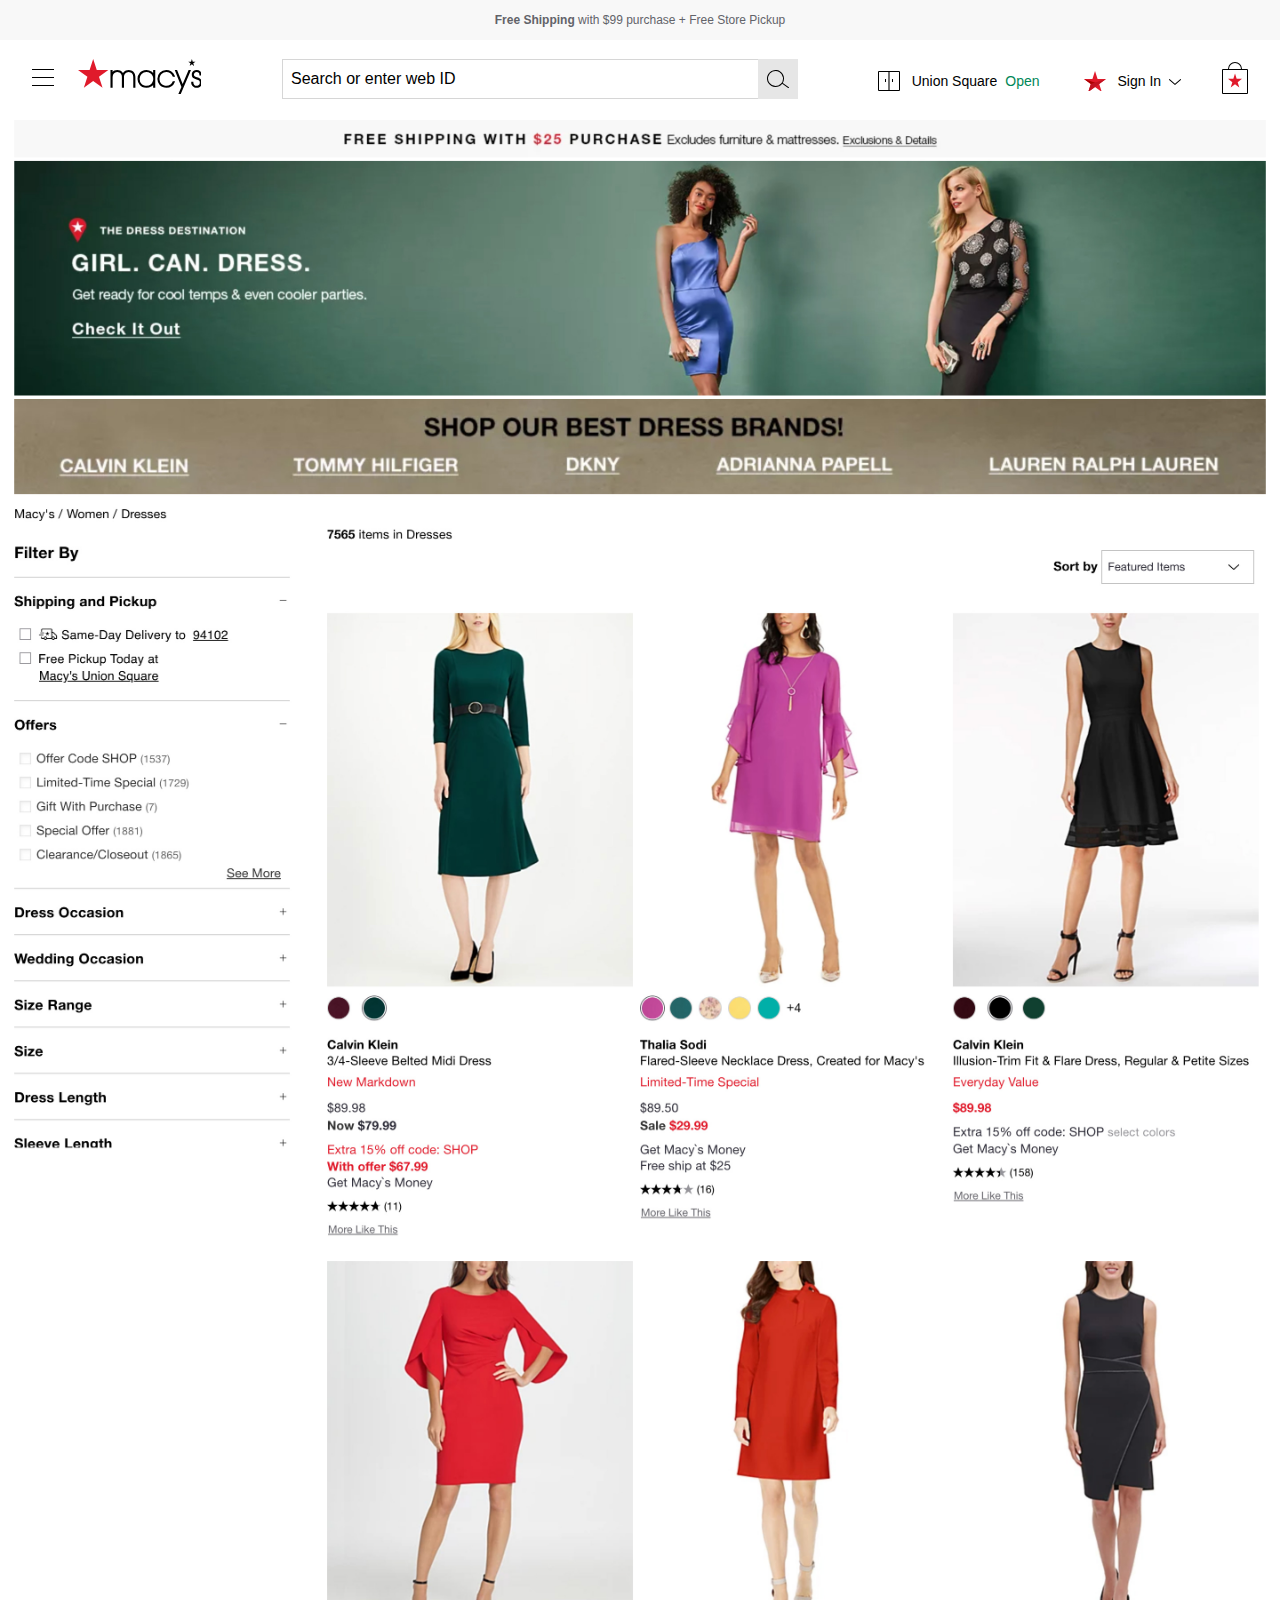
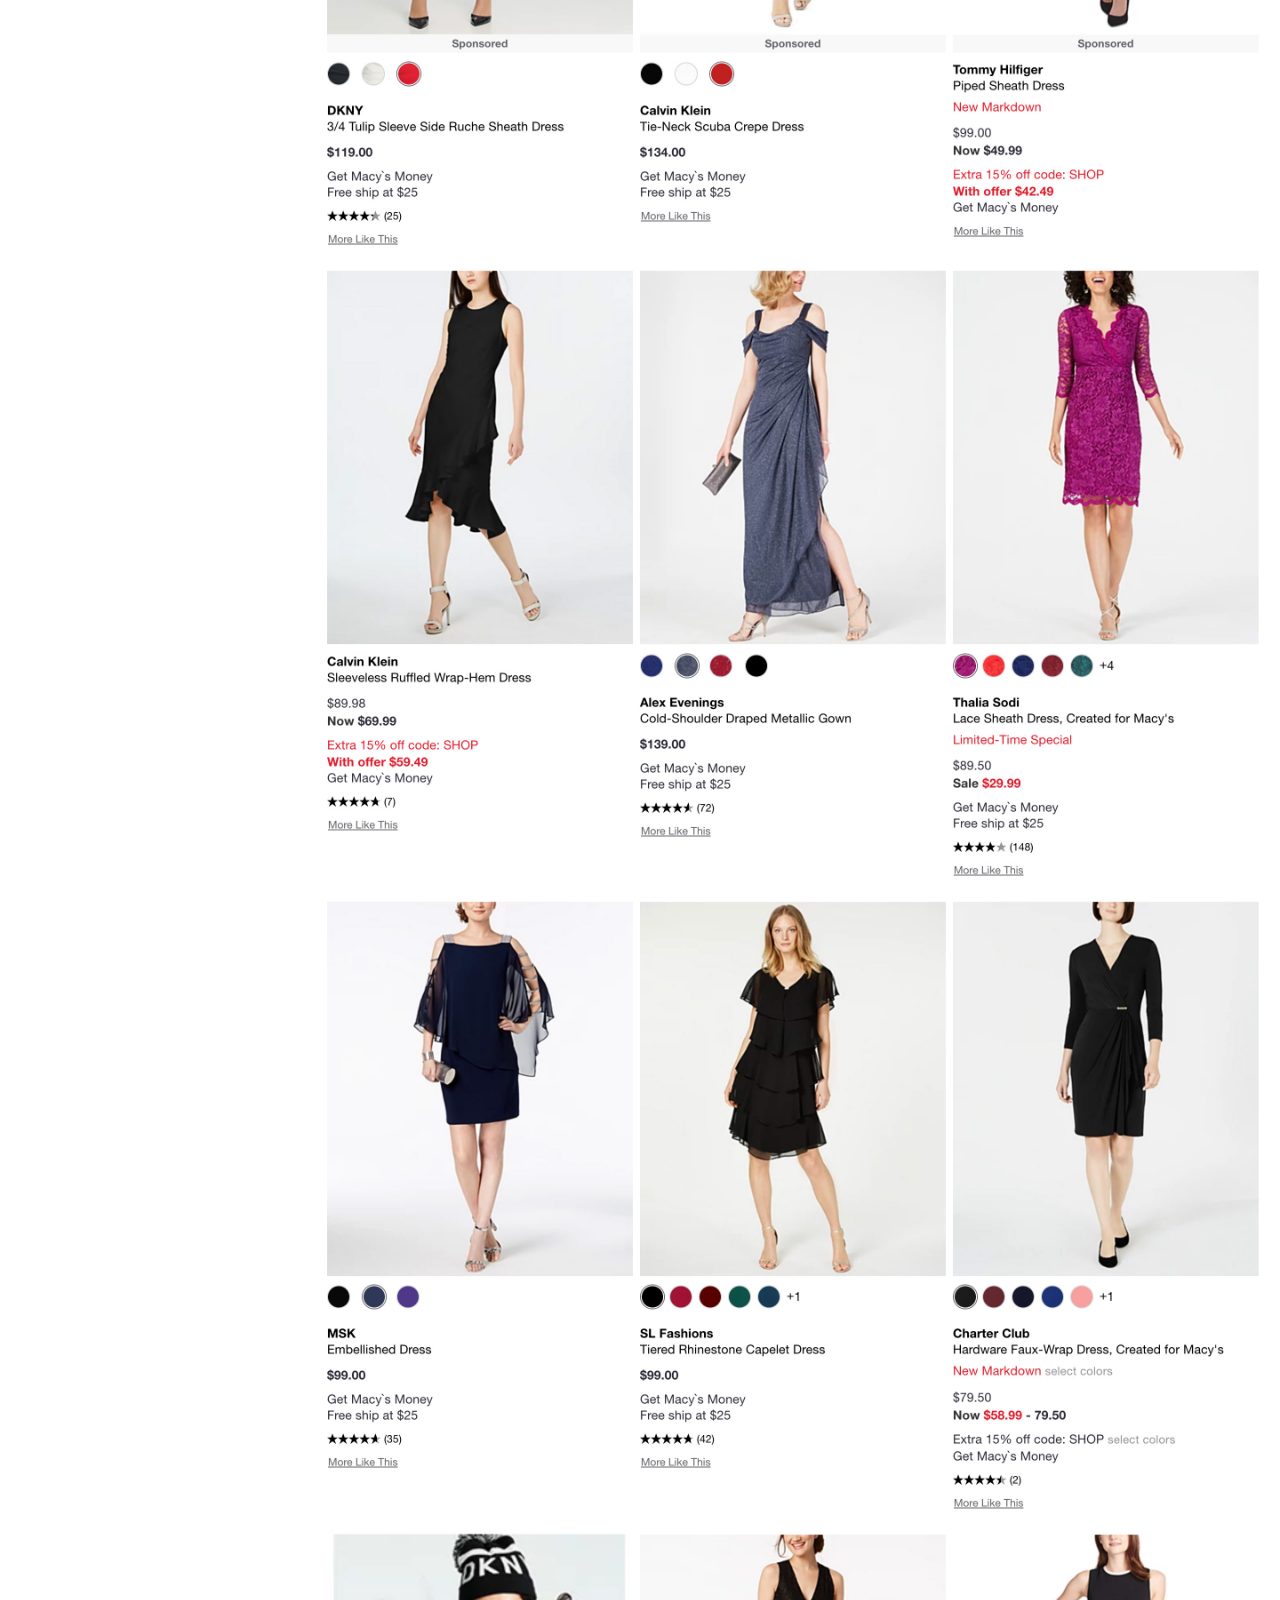
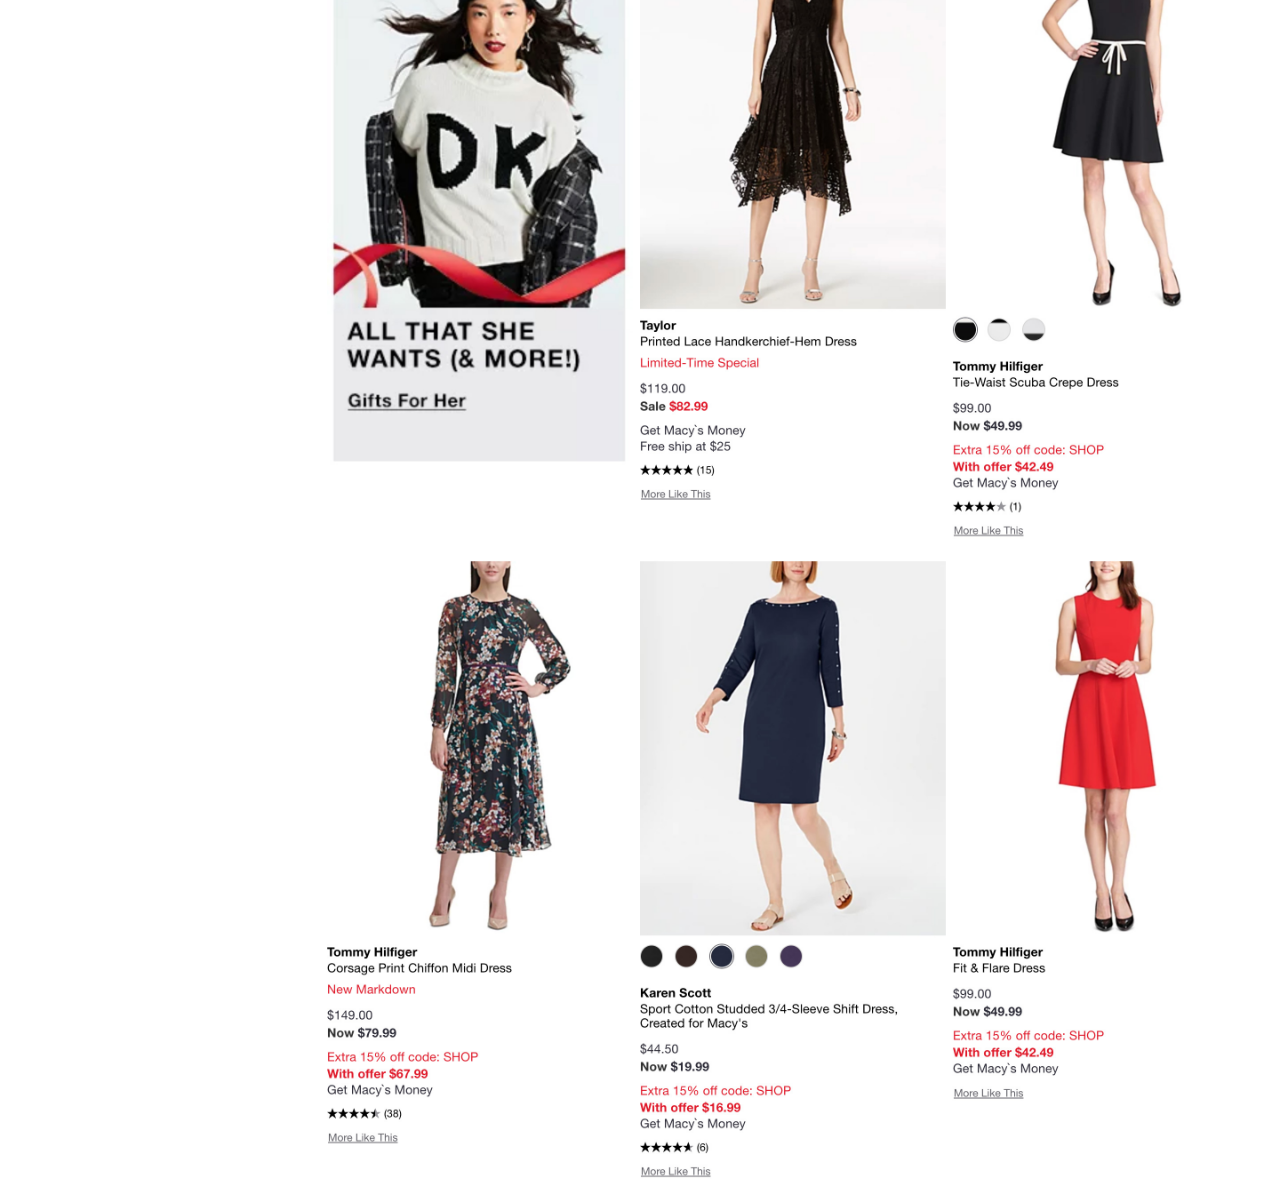
<file: dresses.html>
<!DOCTYPE html>
<head>
	<meta charset="utf-8">
	<meta http-equiv="X-UA-Compatible" content="IE=edge">
	<title>Dresses for Women - Shop the Latest Styles - Macy's</title>
	<meta name="description" content="">
	<meta name="viewport" content="width=device-width, initial-scale=1, user-scalable=0">
	<link rel="stylesheet" href="css/style-min.css">
</head>
<body>

<div class="top-bar">
	<strong>Free Shipping</strong> with $99 purchase + Free Store Pickup
</div>

<div class="header">
	<div class="inset">
		<a href="index.html"><div class="logo">
			<svg xmlns="http://www.w3.org/2000/svg" viewBox="0 0 416 117.183">
				<path id="macy_s" data-name="macy&apos;s" d="M450.659,66.18c3.719,2.814,5.671,6.924,5.967,12.563a17.1,17.1,0,0,1-.982,6.833,16.8,16.8,0,0,1-3.608,5.855,17.27,17.27,0,0,1-5.881,4.092,18.329,18.329,0,0,1-7.141,1.423,20.3,20.3,0,0,1-7.705-1.516A18.384,18.384,0,0,1,425,91.1a16.4,16.4,0,0,1-3.307-5.216,16.841,16.841,0,0,1-1.127-6.118l.13-3.184,7.047-.039.042,2.478a11.081,11.081,0,0,0,3.119,7.95,11.3,11.3,0,0,0,8.11,2.976,11.43,11.43,0,0,0,4.278-.8,9.773,9.773,0,0,0,3.345-2.241,9.9,9.9,0,0,0,2.092-3.264,10.767,10.767,0,0,0,.736-3.988l-.007-.357c-.081-3-.854-5.145-2.439-6.732-1.716-1.716-4.436-2.94-8.563-3.852-3.961-1.144-8-2.436-10.917-4.771-3.281-2.6-4.884-6.1-5.048-10.99,0-5.083,1.833-9.273,5.3-12.16a17.508,17.508,0,0,1,11.222-3.806,16.5,16.5,0,0,1,11.555,4.364,15.641,15.641,0,0,1,4.564,11.273l.033,2.552h-7.168l-.042-2.471a10.958,10.958,0,0,0-.664-3.758,7.49,7.49,0,0,0-1.7-2.657,7.679,7.679,0,0,0-2.782-1.717,9.975,9.975,0,0,0-3.733-.589,11.463,11.463,0,0,0-4.215.744,8.453,8.453,0,0,0-3.063,2.034,7.7,7.7,0,0,0-1.664,2.7,8.611,8.611,0,0,0-.479,3.307,7.144,7.144,0,0,0,2.357,5.534c1.484,1.267,3.754,2.267,7.594,3.345l.411.107C443.722,62.767,447.517,63.8,450.659,66.18ZM419.92,8.96,422.805.11l2.857,8.85h9.327l-7.549,5.482,2.867,8.869-7.52-5.482-7.472,5.463,2.831-8.844L410.576,8.96ZM391.883,84.147l19.909-47.152h8.026l-2.076,5.152L385.4,117.293h-7.99l10.344-23.63-9.911-25.038c-5.146-13-10.325-26.111-10.49-26.531l-2.011-5.1h7.782Zm-71.1-33.618a19.325,19.325,0,0,0-4.713,7.1,25.18,25.18,0,0,0-1.82,9.337A24.17,24.17,0,0,0,316,76.149a21.813,21.813,0,0,0,5.026,7.444,22.307,22.307,0,0,0,7.292,4.712,23.871,23.871,0,0,0,22.611-2.835,19.975,19.975,0,0,0,7.045-9.214l.572-1.7h7.779l-1.214,3.364A28.405,28.405,0,0,1,354.489,91.78a29.754,29.754,0,0,1-16.954,5.165c-9.233,0-17.087-3.252-22.7-9.4a30.626,30.626,0,0,1-7.757-20.473,29.424,29.424,0,0,1,29.968-30.074,31.449,31.449,0,0,1,15.847,4.349,28.313,28.313,0,0,1,12.333,15.193l1.175,3.342H358.68l-.592-1.662a20.944,20.944,0,0,0-8.825-10.864,22.988,22.988,0,0,0-11.837-3.364,24.272,24.272,0,0,0-8.991,1.549A25.656,25.656,0,0,0,320.784,50.528ZM292.805,36.994h7.177v59.94h-7.177V87.042a27.686,27.686,0,0,1-6.691,5.709,30,30,0,0,1-15.794,4.189c-11.368,0-18.392-5.209-22.282-9.581a30.917,30.917,0,0,1,.007-40.791c3.886-4.365,10.908-9.575,22.276-9.575a30.528,30.528,0,0,1,17.139,5.158,27.9,27.9,0,0,1,5.347,4.679Zm.026,33.813a21.875,21.875,0,0,0,.272-4.349,23.267,23.267,0,0,0-.41-4.46,20.364,20.364,0,0,0-1.2-3.959,21.648,21.648,0,0,0-8.24-10.227,23.3,23.3,0,0,0-12.938-3.823,22.674,22.674,0,0,0-16.281,6.554,23.066,23.066,0,0,0-6.51,16.423,24.154,24.154,0,0,0,5.94,15.842c4.21,4.669,10.14,7.136,17.148,7.136a21.843,21.843,0,0,0,21.116-15.014A20.591,20.591,0,0,0,292.831,70.808ZM226.552,42.932a20.688,20.688,0,0,1,5.1,8.734,40.925,40.925,0,0,1,1.613,12.1V96.934H226.1V63.77a33.748,33.748,0,0,0-1.243-9.812,14.641,14.641,0,0,0-3.485-6.113,11.558,11.558,0,0,0-4.437-2.854,19.056,19.056,0,0,0-12.718.214,12.652,12.652,0,0,0-5.535,4.015,14.938,14.938,0,0,0-2.954,5.822,38.591,38.591,0,0,0-.673,8.727V96.934h-7.174l.02-34.746a28.08,28.08,0,0,0-.917-8.042A14.411,14.411,0,0,0,184.53,49.4a12.958,12.958,0,0,0-4.936-3.871,19.18,19.18,0,0,0-7.31-1.537,13.61,13.61,0,0,0-6.25,1.261,12.39,12.39,0,0,0-4.765,3.651,16.239,16.239,0,0,0-3.345,6,28.017,28.017,0,0,0-1.091,8.369V96.934h-7.177V36.994h7.177v6.445A20.729,20.729,0,0,1,163.1,39a22.363,22.363,0,0,1,9.254-2,25.174,25.174,0,0,1,9.732,1.841,19.342,19.342,0,0,1,7.484,5.45,15.244,15.244,0,0,1,1.878,2.754,20.766,20.766,0,0,1,2.176-2.841,21.373,21.373,0,0,1,7.585-5.314,26.183,26.183,0,0,1,18.289-.429A19.17,19.17,0,0,1,226.552,42.932Z" transform="translate(-40.655 -0.11)" fill-rule="evenodd"></path>
				<path id="star" d="M50.962.11,62.947,37h38.865L70.365,59.866,82.393,96.936,50.914,74,19.622,96.828l11.965-36.9L0,37H38.991Z" transform="translate(0 -0.11)" fill="#e01a2b" fill-rule="evenodd"></path>
			</svg>
		</div></a>
		<div class="store-account-search">
			<div class="account">
				<div class="icon">
					<svg xmlns="http://www.w3.org/2000/svg" width="22" height="20.96" viewBox="0 0 22 20.96"><defs><style>.a{fill:#e01a2b;}.b{fill:#ab0000;}.c{fill:#c11221;}</style></defs><path class="a" d="M11.01.52,8.43,8.51H0l6.83,4.96L4.24,21.45,11,16.51l6.8,4.97-2.6-8.02L22,8.51H13.6Z" transform="translate(0 -0.52)"/><path class="b" d="M6.83,13.47l8.37-.01L0,8.51Z" transform="translate(0 -0.52)"/><path class="c" d="M6.83,13.47,4.24,21.45,22,8.51Z" transform="translate(0 -0.52)"/></svg>
				</div>
				<div class="lockup">
					<a href="signin.html">Sign In
					<div class="icon">
						<svg xmlns="http://www.w3.org/2000/svg" width="12" height="6" viewBox="0 0 12 6"><path d="M5.484,12a.488.488,0,0,1-.369-.16L.126,6.324a.523.523,0,0,1,0-.682L5.115.148a.5.5,0,0,1,.708,0,.493.493,0,0,1,0,.7L1.174,5.983l4.679,5.183a.493.493,0,0,1,0,.7A.458.458,0,0,1,5.484,12Z" transform="translate(0 6) rotate(-90)"/></svg>
					</div>
					</a>
				</div>
				<div class="menu-panel-account">
					<div class="links">
						<div class="link"><a href="signin.html">My Account</a></div>
						<div class="link"><a href="signin.html">Macy's Credit Card</a></div>
						<div class="link"><a href="signin.html">Order History</a></div>
						<div class="link"><a href="signin.html">Profile</a></div>
						<div class="link"><a href="signin.html">Wallet</a></div>
						<div class="link"><a href="signin.html">Star Rewards</a></div>
						<div class="link"><a href="signin.html">Lists</a></div>
					</div>
				</div>
			</div>
			<div class="store">
				<div class="icon">
					<svg xmlns="http://www.w3.org/2000/svg" width="22.001" height="20" viewBox="0 0 22.001 20">
						<path id="Icon" d="M-6029,20a1,1,0,0,1-1-1V1a1,1,0,0,1,1-1h20a1,1,0,0,1,1,1V19a1,1,0,0,1-1,1Zm10.549-1H-6009V1h-9.451ZM-6029,19h9.449V1H-6029Zm13-8V8h1v3Zm-7,0V8h1v3Z" transform="translate(6030)"/></path>
					</svg>
				</div>
				<div class="lockup">
					<!-- <a href="#"><span class="name">Macy's The Village at Corte Madera</span><br> -->
					<!-- <span class="open">Open</span> <span class="time">until 9 PM</span></a> -->
					<a href="#"><span class="name">Union Square</span><span class="open">Open</span></a>
				</div>
			</div>
			<div class="search-input">
				<input type="text" placeholder="Search or enter web ID">
				<a class="input-button">
					<svg class="icon" xmlns="http://www.w3.org/2000/svg" width="22.024" height="18.182" viewBox="0 0 22.024 18.182" fill="#000000">
						<path id="Icon" d="M22.8,18.26l-6-4.38A8.37,8.37,0,0,0,18,9.5a8.51,8.51,0,1,0-1.79,5.21l6,4.36a.52.52,0,0,0,.29.09.5.5,0,0,0,.3-.9ZM9.5,17a7.49,7.49,0,1,1,5.306-2.194A7.48,7.48,0,0,1,9.5,17Z" transform="translate(-0.979 -0.978)"/></path>
					</svg>
				</a>
			</div>
		</div>
		<div class="bag">
			<a href="#">
				<svg class="icon" xmlns="http://www.w3.org/2000/svg" viewBox="0 0 19.5 24">
					<path id="bag" d="M20.75,8h-18V25.25h18Zm-4.5-.75a4.5,4.5,0,0,0-9,0Zm-9.75,0a5.25,5.25,0,0,1,10.5,0h3.75A.75.75,0,0,1,21.5,8V25.25a.75.75,0,0,1-.75.75h-18A.75.75,0,0,1,2,25.25V8a.75.75,0,0,1,.75-.75Z" transform="translate(-2 -2)"/></path>
					<path id="star" d="M16.5,24,13.25,21.51l-3.225,2.475,1.23-4L8,17.5h4.02l1.238-4,1.238,4H18.5L15.26,19.98Z" transform="translate(-3.5 -4.875)" fill="#e01a2b" fill-rule="evenodd"/></path>
				</svg>
			</a>
		</div>
		<div class="overlay">
			<div class="close-button">
				<svg xmlns="http://www.w3.org/2000/svg" width="15.991" height="15.995" viewBox="0 0 15.991 15.995"><defs><style>.a2{fill:#fff;}</style></defs><path class="a2" d="M8.75,8,15.84.91a.53.53,0,0,0-.75-.75L8,7.25.91.16A.53.53,0,0,0,.16.91L7.25,8,.16,15.09a.53.53,0,0,0,0,.75A.5.5,0,0,0,.53,16a.51.51,0,0,0,.38-.16L8,8.75l7.09,7.09a.51.51,0,0,0,.38.16.5.5,0,0,0,.37-.16.53.53,0,0,0,0-.75Z" transform="translate(-0.005 -0.005)"/></svg>
			</div>
		</div>

		<div class="menu-button">
			<div class="icon">
				<div class="menu-icon top"></div>
				<div class="menu-icon middle"></div>
				<div class="menu-icon bottom"></div>
			</div>
		</div>
	</div>
</div>




<div class="account-flyout">
	<div class="menu-group">
		<div class="link"><a href="signin.html">Sign In</a></div>
		<div class="link"><a href="signin.html">My Account</a></div>
		<div class="link"><a href="signin.html">Macy's Credit Card</a></div>
		<div class="link"><a href="signin.html">Order History</a></div>
		<div class="link"><a href="signin.html">Profile</a></div>
		<div class="link"><a href="signin.html">Wallet</a></div>
		<div class="link"><a href="signin.html">Star Rewards</a></div>
		<div class="link"><a href="signin.html">Lists</a></div>
	</div>
</div>

<div class="menu-flyout">
	<!-- Start Women -->
	<div class="menu-cat" data-id="201">
		<div class="col col-1">
			<div class="menu-group">
				<div class="title">Women's Clothing</div>
				<div class="link"><a href="#">All Women's Clothing</a></div>
				<div class="link"><a href="#">Activewear</a></div>
				<div class="link"><a href="#">Bras, Panties & Lingerie</a></div>
				<div class="link"><a href="#">Cashmere</a></div>
				<div class="link"><a href="#">Coats</a></div>
				<div class="link"><a href="dresses.html">Dresses</a></div>
				<div class="link"><a href="#">Jackets & Blazers</a></div>
				<div class="link"><a href="#">Jeans</a></div>
				<div class="link"><a href="#">Jumpsuits & Rompers</a></div>
				<div class="link"><a href="#">Pajamas, Robes & Loungewear</a></div>
				<div class="link"><a href="#">Pants & Leggings</a></div>
				<div class="link"><a href="#">Skirts</a></div>
				<div class="link"><a href="#">Suits & Suit Separates</a></div>
				<div class="link"><a href="#">Sweaters</a></div>
				<div class="link"><a href="#">Swimwear</a></div>
				<div class="link"><a href="#">Tops</a></div>
			</div>
			<div class="menu-group">
				<div class="title">Special Sizes</div>
				<div class="link"><a href="#">Juniors</a></div>
				<div class="link"><a href="#">Maternity</a></div>
				<div class="link"><a href="#">Petite</a></div>
				<div class="link"><a href="#">Plus Sizes</a></div>
			</div>
		</div>
		<div class="col col-2">
			<div class="menu-group">
				<div class="title">Women's Shoes</div>
				<div class="link"><a href="#">All Women's Shoes</a></div>
				<div class="link"><a href="#">Boots</a></div>
				<div class="link"><a href="#">Flats</a></div>
				<div class="link"><a href="#">Heels & Pumps</a></div>
			</div>
			<div class="menu-group">
				<div class="title">Handbags & Accessories</div>
				<div class="link"><a href="#">Handbags & Wallets</a></div>
				<div class="link"><a href="#">Hats, Belts & Scarves</a></div>
				<div class="link"><a href="#">Luggage</a></div>
				<div class="link"><a href="#">Sunglasses By Sunglass Hut</a></div>
			</div>
			<div class="menu-group">
				<div class="title">Jewelry & Watches</div>
				<div class="link"><a href="#">Jewelry</a></div>
				<div class="link"><a href="#">Watches</a></div>
			</div>
			<div class="menu-group">
				<div class="title">Beauty</div>
				<div class="link"><a href="#">All Beauty</a></div>
				<div class="link"><a href="#">Makeup</a></div>
				<div class="link"><a href="#">Perfume</a></div>
				<div class="link"><a href="#">Skin Care</a></div>
			</div>
		</div>
		<div class="col col-3">
			<div class="menu-group">
				<div class="title">Designer & Contemporary</div>
				<div class="link"><a href="#">Contemporary</a></div>
				<div class="link"><a href="#">Designer</a></div>
				<div class="link"><a href="#">Premier Designer</a></div>
			</div>
			<div class="menu-group">
				<div class="title">Women's Brands</div>
				<div class="link"><a href="#">All Women's Brands</a></div>
				<div class="link"><a href="#">Alfani</a></div>
				<div class="link"><a href="#">Calvin Klein</a></div>
				<div class="link"><a href="#">DKNY</a></div>
				<div class="link"><a href="#">Eileen Fisher</a></div>
				<div class="link"><a href="#">Free People</a></div>
				<div class="link"><a href="#">GUESS?</a></div>
				<div class="link"><a href="#">INC International Concepts</a></div>
				<div class="link"><a href="#">Lauren Ralph Lauren</a></div>
				<div class="link"><a href="#">Levi's</a></div>
				<div class="link"><a href="#">MICHAEL Michael Kors</a></div>
				<div class="link"><a href="#">Nike</a></div>
				<div class="link"><a href="#">Style & Co</a></div>
				<div class="link"><a href="#">Tommy Hilfiger</a></div>
				<div class="link"><a href="#">Vince Camuto</a></div>
			</div>
		</div>
		<div class="col col-4">
			<div class="menu-group">
				<div class="title">Shop By Occasion</div>
				<div class="link"><a href="#">Evening</a></div>
				<div class="link"><a href="#">Homecoming Dresses</a></div>
				<div class="link"><a href="#">Outdoor & Camping</a></div>
				<div class="link"><a href="#">Vacation</a></div>
				<div class="link"><a href="#">Wedding</a></div>
				<div class="link"><a href="#">Wear To Work</a></div>
			</div>
			<div class="menu-group">
				<div class="title">New & Now</div>
				<div class="link"><a href="#">New Arrivals</a></div>
				<div class="link"><a href="#">#MACYSSWEEPSTAKES</a></div>
				<div class="link"><a href="#">It List - Trends</a></div>
				<div class="link"><a href="#">Mango</a></div>
				<div class="link"><a href="#">The Pink Shop</a></div>
				<div class="link"><a href="#">ThredUP</a></div>
			</div>
			<div class="menu-group">
				<div class="link red"><a href="#">Sale & Clearance</a></div>
				<div class="link red"><a href="#">40-60% Off Select Active Flash Sale</a></div>
				<div class="link red"><a href="#">40-50% Off New Markdown</a></div>
			</div>
		</div>
	</div>
	<!-- End Women -->
	<!-- Start Men -->
	<div class="menu-cat" data-id="202">
		<div class="col col-1">
			<div class="menu-group">
				<div class="title">Men's Clothing</div>
				<div class="link"><a href="#">All Men's Clothing</a></div>
				<div class="link"><a href="#">Activewear</a></div>
				<div class="link"><a href="#">Big & Tall</a></div>
				<div class="link"><a href="#">Blazers & Sport Coats</a></div>
				<div class="link"><a href="#">Coats & Jackets</a></div>
				<div class="link"><a href="#">Dress Shirts</a></div>
				<div class="link"><a href="#">Hoodies & Sweatshirts</a></div>
				<div class="link"><a href="#">Jeans</a></div>
				<div class="link"><a href="#">Pajamas, Lounge & Sleepwear</a></div>
				<div class="link"><a href="#">Pants</a></div>
				<div class="link"><a href="#">Polos</a></div>
				<div class="link"><a href="#">Shirts</a></div>
				<div class="link"><a href="#">Shorts</a></div>
				<div class="link"><a href="#">Suits & Tuxedos</a></div>
				<div class="link"><a href="#">Sweaters</a></div>
				<div class="link"><a href="#">T-Shirts</a></div>
				<div class="link"><a href="#">Underwear & Socks</a></div>
			</div>
		</div>
		<div class="col col-2">
			<div class="menu-group">
				<div class="title">Men's Shoes</div>
				<div class="link"><a href="#">All Men's Shoes</a></div>
				<div class="link"><a href="#">Athletic Shoes & Sneakers</a></div>
				<div class="link"><a href="#">Boots</a></div>
				<div class="link"><a href="#">Casual Shoes</a></div>
				<div class="link"><a href="#">Dress Shoes</a></div>
				<div class="link"><a href="#">Loafers & Drivers</a></div>
				<div class="link"><a href="#">Sandals & Flip-Flops</a></div>
				<div class="link"><a href="#">Slippers</a></div>
			</div>
			<div class="menu-group">
				<div class="title">Shop By Occasion</div>
				<div class="link"><a href="#">Business Casual</a></div>
				<div class="link"><a href="#">Outdoor & Camping</a></div>
				<div class="link"><a href="#">Vacation</a></div>
				<div class="link"><a href="#">Wedding</a></div>
			</div>
			<div class="menu-group">
				<div class="title">New & Now</div>
				<div class="link"><a href="#">New Arrivals</a></div>
				<div class="link"><a href="#">#MACYSSWEEPSTAKES</a></div>
				<div class="link"><a href="#">How-To Style Guide</a></div>
				<div class="link"><a href="#">It List - Trends</a></div>
			</div>
		</div>
		<div class="col col-3">
			<div class="menu-group">
				<div class="title">Bags & Accessories</div>
				<div class="link"><a href="#">All Accessories</a></div>
				<div class="link"><a href="#">Bags & Backpacks</a></div>
				<div class="link"><a href="#">Belts & Suspenders</a></div>
				<div class="link"><a href="#">Hats, Gloves & Scarves</a></div>
				<div class="link"><a href="#">Jewelry & Cufflinks</a></div>
				<div class="link"><a href="#">Luggage</a></div>
				<div class="link"><a href="#">Sunglasses By Sunglass Hut</a></div>
				<div class="link"><a href="#">Ties, Bowties & Pocket Squares</a></div>
				<div class="link"><a href="#">Wallets</a></div>
				<div class="link"><a href="#">Watches</a></div>
			</div>
			<div class="menu-group">
				<div class="title">Cologne & Grooming</div>
				<div class="link"><a href="#">All Cologne & Grooming</a></div>
				<div class="link"><a href="#">Gift Sets</a></div>
			</div>
			<div class="menu-group">
				<div class="title">Electronics</div>
				<div class="link"><a href="#">All Electronics</a></div>
				<div class="link"><a href="#">Apple</a></div>
				<div class="link"><a href="#">Smart Home</a></div>
			</div>
		</div>
		<div class="col col-4">
			<div class="menu-group">
				<div class="title">Featured Brands</div>
				<div class="link"><a href="#">All Men's Brands</a></div>
				<div class="link"><a href="#">Adidas</a></div>
				<div class="link"><a href="#">Calvin Klein</a></div>
				<div class="link"><a href="#">Champion</a></div>
				<div class="link"><a href="#">Designer</a></div>
				<div class="link"><a href="#">Eastern Mountain Sports</a></div>
				<div class="link"><a href="#">Finish Line Athletic Shoes</a></div>
				<div class="link"><a href="#">INC International Concepts</a></div>
				<div class="link"><a href="#">Levi's</a></div>
				<div class="link"><a href="#">Michael Kors</a></div>
				<div class="link"><a href="#">Nike</a></div>
				<div class="link"><a href="#">Polo Ralph Lauren</a></div>
				<div class="link"><a href="#">Sports Fan Shop By Lids</a></div>
				<div class="link"><a href="#">The North Face</a></div>
				<div class="link"><a href="#">Tommy Hilfiger</a></div>
				<div class="link"><a href="#">Under Armour</a></div>
			</div>
			<div class="menu-group">
				<div class="link red"><a href="#">Sale & Clearance</a></div>
				<div class="link red"><a href="#">40-60% Off Select Active Flash Sale</a></div>
				<div class="link red"><a href="#">70-85% Off Men's Suiting Event</a></div>
			</div>
		</div>
	</div>
	<!-- End Men -->
	<!-- Start Kids & Baby -->
	<div class="menu-cat" data-id="203">
		<div class="col col-1">
			<div class="menu-group">
				<div class="title">Girls' Sizes</div>
				<div class="link"><a href="#">All Girls</a></div>
				<div class="link"><a href="#">Toddler Girls (2T-5T)</a></div>
				<div class="link"><a href="#">Girls (4-16)</a></div>
				<div class="link"><a href="#">Plus Sizes</a></div>
			</div>
			<div class="menu-group">
				<div class="title">Girls' Clothing</div>
				<div class="link"><a href="#">New Arrivals</a></div>
				<div class="link"><a href="#">Activewear</a></div>
				<div class="link"><a href="#">Coats & Jackets</a></div>
				<div class="link"><a href="#">Dresses</a></div>
				<div class="link"><a href="#">Jeans</a></div>
				<div class="link"><a href="#">Leggings & Pants</a></div>
				<div class="link"><a href="#">Pajamas</a></div>
				<div class="link"><a href="#">Sets & Outfits</a></div>
				<div class="link"><a href="#">Shorts</a></div>
				<div class="link"><a href="#">Socks & Tights</a></div>
				<div class="link"><a href="#">Sweaters</a></div>
				<div class="link"><a href="#">Sweatshirts & Hoodies</a></div>
				<div class="link"><a href="#">Swimwear</a></div>
				<div class="link"><a href="#">Tops</a></div>
				<div class="link"><a href="#">Underwear</a></div>
			</div>
		</div>
		<div class="col col-2">
			<div class="menu-group">
				<div class="title">Boys' Sizes</div>
				<div class="link"><a href="#">All Boys</a></div>
				<div class="link"><a href="#">Toddler Boys (2T-5T)</a></div>
				<div class="link"><a href="#">Boys (4-20)</a></div>
				<div class="link"><a href="#">Husky Sizes</a></div>
			</div>
			<div class="menu-group">
				<div class="title">Boys' Clothing</div>
				<div class="link"><a href="#">New Arrivals</a></div>
				<div class="link"><a href="#">Activewear</a></div>
				<div class="link"><a href="#">Coats & Jackets</a></div>
				<div class="link"><a href="#">Jeans</a></div>
				<div class="link"><a href="#">Pajamas</a></div>
				<div class="link"><a href="#">Pants</a></div>
				<div class="link"><a href="#">Sets & Outfits</a></div>
				<div class="link"><a href="#">Shirts</a></div>
				<div class="link"><a href="#">Shorts</a></div>
				<div class="link"><a href="#">Socks</a></div>
				<div class="link"><a href="#">Suits & Dress Shirts</a></div>
				<div class="link"><a href="#">Sweaters</a></div>
				<div class="link"><a href="#">Sweatshirts & Hoodies</a></div>
				<div class="link"><a href="#">Swimwear</a></div>
				<div class="link"><a href="#">Underwear</a></div>
			</div></div>
		<div class="col col-3">
			<div class="menu-group">
				<div class="title">Baby</div>
				<div class="link"><a href="#">All Baby</a></div>
				<div class="link"><a href="#">Newborn</a></div>
				<div class="link"><a href="#">Baby Girl (0-24 Months)</a></div>
				<div class="link"><a href="#">Baby Boy (0-24 Months)</a></div>
				<div class="link"><a href="#">Baby Gear</a></div>
				<div class="link"><a href="#">Baby Shoes</a></div>
			</div>
			<div class="menu-group">
				<div class="title">Kids' Shoes</div>
				<div class="link"><a href="#">All Kids' Shoes</a></div>
				<div class="link"><a href="#">Boys' Shoes</a></div>
				<div class="link"><a href="#">Girls' Shoes</a></div>
				<div class="link"><a href="#">Finish Line Athletic Shoes</a></div>
			</div>
			<div class="menu-group">
				<div class="title">Accessories</div>
				<div class="link"><a href="#">All Bags & Accessories</a></div>
			</div>
			<div class="menu-group">
				<div class="title">Featured Shops</div>
				<div class="link"><a href="#">Baby & Kids Room</a></div>
				<div class="link"><a href="#">Character Shop</a></div>
				<div class="link"><a href="#">Toys & Games</a></div>
			</div>
		</div>
		<div class="col col-4">
			<div class="menu-group">
				<div class="title">The Halloween Shop</div>
				<div class="link"><a href="#">All Halloween</a></div>
				<div class="link"><a href="#">Girls' Halloween Costumes</a></div>
				<div class="link"><a href="#">Boys' Halloween Costumes</a></div>
				<div class="link"><a href="#">Baby Halloween Costumes</a></div>
			</div>
			<div class="menu-group">
				<div class="title">Special Occasions</div>
				<div class="link"><a href="#">All Special Occasions</a></div>
				<div class="link"><a href="#">Baby Shower Gifts</a></div>
				<div class="link"><a href="#">Wedding Shop</a></div>
			</div>
			<div class="menu-group">
				<div class="title">Brands</div>
				<div class="link"><a href="#">All Brands</a></div>
				<div class="link"><a href="#">Carter's</a></div>
				<div class="link"><a href="#">Nike</a></div>
				<div class="link"><a href="#">Ralph Lauren Chidrenswear</a></div>
				<div class="link"><a href="#">Tommy Hilfiger</a></div>
			</div>
			<div class="menu-group">
				<div class="link red"><a href="#">Sale & Clearance</a></div>
				<div class="link red"><a href="#">40-60% Off Select Active Flash Sale</a></div>
				<div class="link red"><a href="#">Last Act: $4.96 & Under</a></div>
			</div>
		</div>
	</div>
	<!-- End Kids & Baby -->
	<!-- Start Home -->
	<div class="menu-cat" data-id="204">
		<div class="col col-1">
			<div class="menu-group">
				<div class="title">Bed & Bath</div>
				<div class="link"><a href="#">All Bed & Bath</a></div>
				<div class="link"><a href="#">Bath</a></div>
				<div class="link"><a href="#">Bed In A Bag</a></div>
				<div class="link"><a href="#">Bedding Collections</a></div>
				<div class="link"><a href="#">Comforters</a></div>
				<div class="link"><a href="#">Sheets & Pillowcases</a></div>
			</div>
			<div class="menu-group">
				<div class="title">Furniture</div>
				<div class="link"><a href="#">All Furniture</a></div>
				<div class="link"><a href="#">Area Rugs</a></div>
				<div class="link"><a href="#">Beds & Headboards</a></div>
				<div class="link"><a href="#">Couches & Sofas</a></div>
				<div class="link"><a href="#">Dining Room Sets</a></div>
				<div class="link"><a href="#">Outdoor & Patio</a></div>
			</div>
			<div class="menu-group">
				<div class="title">Mattresses</div>
				<div class="link"><a href="#">All Mattresses</a></div>
				<div class="link"><a href="#">Twin</a></div>
				<div class="link"><a href="#">Full</a></div>
				<div class="link"><a href="#">Queen</a></div>
				<div class="link"><a href="#">King</a></div>
			</div>
		</div>
		<div class="col col-2">
			<div class="menu-group">
				<div class="title">Kitchen</div>
				<div class="link"><a href="#">All Kitchen</a></div>
				<div class="link"><a href="#">Air Fryers</a></div>
				<div class="link"><a href="#">Bakeware</a></div>
				<div class="link"><a href="#">Blenders & Juicers</a></div>
				<div class="link"><a href="#">Coffee Makers</a></div>
				<div class="link"><a href="#">Cookware</a></div>
				<div class="link"><a href="#">Cutlery & Knives</a></div>
				<div class="link"><a href="#">Kitchen Gadgets</a></div>
				<div class="link"><a href="#">Mixers & Attachments</a></div>
				<div class="link"><a href="#">Small Appliances</a></div>
			</div>
			<div class="menu-group">
				<div class="title">Dining</div>
				<div class="link"><a href="#">All Dining</a></div>
				<div class="link"><a href="#">Bar & Wine</a></div>
				<div class="link"><a href="#">Dinnerware</a></div>
				<div class="link"><a href="#">Flatware</a></div>
				<div class="link"><a href="#">Glassware</a></div>
				<div class="link"><a href="#">Gourmet Food & Gifts</a></div>
				<div class="link"><a href="#">Outdoor Dining & Picnic</a></div>
				<div class="link"><a href="#">Serveware</a></div>
				<div class="link"><a href="#">Table Linens</a></div>
			</div>
		</div>
		<div class="col col-3">
			<div class="menu-group">
				<div class="title">Luggage</div>
				<div class="link"><a href="#">All Luggage</a></div>
				<div class="link"><a href="#">Carry-On Luggage</a></div>
				<div class="link"><a href="#">Check-In Luggage</a></div>
			</div>
			<div class="menu-group">
				<div class="title">Home Decor</div>
				<div class="link"><a href="#">All Home Decor</a></div>
				<div class="link"><a href="#">Lighting</a></div>
				<div class="link"><a href="#">Mirrors</a></div>
				<div class="link"><a href="#">Wall Décor</a></div>
				<div class="link"><a href="#">Window Treatments & Blinds</a></div>
			</div>
			<div class="menu-group">
				<div class="title">Electronics</div>
				<div class="link"><a href="#">All Electronics</a></div>
			</div>
			<div class="menu-group">
				<div class="title">Cleaning & Organization</div>
				<div class="link"><a href="#">All Cleaning & Organization</a></div>
				<div class="link"><a href="#">Heating & Cooling</a></div>
				<div class="link"><a href="#">Vacuums & Floor Care</a></div>
			</div>
			<div class="menu-group">
				<div class="title">Health & Wellness</div>
				<div class="link"><a href="#">All Health & Wellness</a></div>
			</div>
		</div>
		<div class="col col-4">
			<div class="menu-group">
				<div class="title">Holiday Lane</div>
				<div class="link"><a href="#">All Holiday Lane</a></div>
				<div class="link"><a href="#">Christmas Decorations</a></div>
				<div class="link"><a href="#">Christmas Dining</a></div>
				<div class="link"><a href="#">Christmas Ornaments</a></div>
				<div class="link"><a href="#">Christmas Trees</a></div>
			</div>
			<div class="menu-group">
				<div class="title">New & Now</div>
				<div class="link"><a href="#">Halloween</a></div>
				<div class="link"><a href="#">It List - Trends</a></div>
				<div class="link"><a href="#">STORY</a></div>
			</div>
			<div class="menu-group">
				<div class="title">Brands</div>
				<div class="link"><a href="#">All Brands</a></div>
				<div class="link"><a href="#">All-Clad</a></div>
				<div class="link"><a href="#">KitchenAid</a></div>
				<div class="link"><a href="#">Lenox</a></div>
				<div class="link"><a href="#">Martha Stewart</a></div>
			</div>
			<div class="menu-group">
				<div class="link red"><a href="#">Sale & Clearance</a></div>
				<div class="link red"><a href="#">50-60% Off Bed & Bath</a></div>
			</div>
		</div>
	</div>
	<!-- End Home -->
	<!-- Start Shoes -->
	<div class="menu-cat" data-id="205">
		<div class="col col-1">
			<div class="menu-group">
				<div class="title">Women's Shoes</div>
				<div class="link"><a href="#">All Women's Shoes</a></div>
				<div class="link"><a href="#">New Arrivals</a></div>
				<div class="link"><a href="#">Designer Shoes</a></div>
				<div class="link"><a href="#">Athletic Shoes & Sneakers</a></div>
				<div class="link"><a href="#">Boots</a></div>
				<div class="link"><a href="#">Comfort Shoes</a></div>
				<div class="link"><a href="#">Evening & Wedding</a></div>
				<div class="link"><a href="#">Flats</a></div>
				<div class="link"><a href="#">Heels & Pumps</a></div>
				<div class="link"><a href="#">Sandals & Flip Flops</a></div>
				<div class="link"><a href="#">Slippers</a></div>
				<div class="link"><a href="#">Wedges</a></div>
			</div>
			<div class="menu-group">
				<div class="title">Women's Boots</div>
				<div class="link"><a href="#">Booties</a></div>
				<div class="link"><a href="#">Boots</a></div>
				<div class="link"><a href="#">Rain, Snow & Winter</a></div>
				<div class="link"><a href="#">Wide Calf Boots</a></div>
			</div>
		</div>
		<div class="col col-2">
			<div class="menu-group">
				<div class="title">Shop By Women's Sizes</div>
				<div class="link"><a href="#">5-5.5</a></div>
				<div class="link"><a href="#">6-6.5</a></div>
				<div class="link"><a href="#">7-7.5</a></div>
				<div class="link"><a href="#">8-8.5</a></div>
				<div class="link"><a href="#">9-9.5</a></div>
				<div class="link"><a href="#">10-10.5</a></div>
				<div class="link"><a href="#">Extended Sizes</a></div>
				<div class="link"><a href="#">Narrow & Wide Widths</a></div>
			</div>
			<div class="menu-group">
				<div class="title">Women's Socks & Hosiery</div>
				<div class="link"><a href="#">All Socks & Hosiery</a></div>
			</div>
			<div class="menu-group">
				<div class="title">Other Ways To Shop</div>
				<div class="link"><a href="#">All Men's Shoes</a></div>
				<div class="link"><a href="#">Athletic & Sneakers</a></div>
				<div class="link"><a href="#">Casual & Loafers</a></div>
				<div class="link"><a href="#">Dress Shoes</a></div>
				<div class="link"><a href="#">All Kids' & Baby Shoes</a></div>
			</div>
		</div>
		<div class="col col-3">
			<div class="menu-group">
				<div class="title">Women's Shoe Brands</div>
				<div class="link"><a href="#">All Brands</a></div>
				<div class="link"><a href="#">Clarks</a></div>
				<div class="link"><a href="#">COACH</a></div>
				<div class="link"><a href="#">Finish Line Athletic Shoes</a></div>
				<div class="link"><a href="#">INC International Concepts</a></div>
				<div class="link"><a href="#">MICHAEL Michael Kors</a></div>
				<div class="link"><a href="#">Nike</a></div>
				<div class="link"><a href="#">Sam Edelman</a></div>
				<div class="link"><a href="#">Steve Madden</a></div>
				<div class="link"><a href="#">UGG&reg;</a></div>
			</div>
			<div class="menu-group">
				<div class="title">Trends</div>
				<div class="link"><a href="#">Fall Shoe Trend Guide</a></div>
				<div class="link"><a href="#">It List: Wild Accessory</a></div>
				<div class="link"><a href="#">The Elevated Sneakers</a></div>
				<div class="link"><a href="#">The Western Detail</a></div>
			</div>
		</div>
		<div class="col col-4">
			<div class="menu-group">
				<div class="title"><a href="#"><img src="img/093019_CC_SHOE_BIG_SHOE_SUPPORTING_ASSETS_HFO_1375505.png"></a></div>
			</div>
			<div class="menu-group">
				<div class="title">New & Now</div>
				<div class="link"><a href="#">Launching: DV Dolce Vita</a></div>
				<div class="link"><a href="#">Launching: Merrell</a></div>
				<div class="link"><a href="#">Launching: Sam Edelman</a></div>
			</div>
			<div class="menu-group">
				<div class="link red"><a href="#">Sale & Clearance</a></div>
				<div class="link red"><a href="#">Great Shoe Sale</a></div>
				<div class="link red"><a href="#">Last Act: 50-75% Off</a></div>
			</div>
		</div>
	</div>
	<!-- End Shoes -->
	<!-- Start Handbags & Accessories -->
	<div class="menu-cat" data-id="206">
		<div class="col col-1">
			<div class="menu-group">
				<div class="title">Handbags</div>
				<div class="link"><a href="#">All Handbags</a></div>
				<div class="link"><a href="#">New Arrivals</a></div>
				<div class="link"><a href="#">Designer Handbags</a></div>
				<div class="link"><a href="#">Handbags Under $100</a></div>
				<div class="link"><a href="#">Backpacks</a></div>
				<div class="link"><a href="#">Belt Bags & Fanny Packs</a></div>
				<div class="link"><a href="#">Bucket & Drawstring Bags</a></div>
				<div class="link"><a href="#">Clutches & Evening Bags</a></div>
				<div class="link"><a href="#">Crossbody & Messenger Bags</a></div>
				<div class="link"><a href="#">Leather Bags</a></div>
				<div class="link"><a href="#">Satchels & Top Handles</a></div>
				<div class="link"><a href="#">Shoulder Bags</a></div>
				<div class="link"><a href="#">Tote Bags</a></div>
			</div>
			<div class="menu-group">
				<div class="title">Wallet & Wristlets</div>
				<div class="link"><a href="#">All Wallet & Wristlets</a></div>
				<div class="link"><a href="#">Designer Wallets</a></div>
				<div class="link"><a href="#">Wallets Under $50</a></div>
				<div class="link"><a href="#">Coin Purses</a></div>
			</div>
		</div>
		<div class="col col-2">
			<div class="menu-group">
				<div class="title">Accessories</div>
				<div class="link"><a href="#">All Accessories</a></div>
				<div class="link"><a href="#">Bag Charms & Accessories</a></div>
				<div class="link"><a href="#">Belts</a></div>
				<div class="link"><a href="#">Hari Accessories</a></div>
				<div class="link"><a href="#">Hats</a></div>
				<div class="link"><a href="#">Phone Cases & Tech Accessories</a></div>
				<div class="link"><a href="#">Scarves & Wraps</a></div>
				<div class="link"><a href="#">Tights, Socks, & Hosiery</a></div>
				<div class="link"><a href="#">Winter Accessories & Gloves</a></div>
			</div>
			<div class="menu-group">
				<div class="title">Sunglasses</div>
				<div class="link"><a href="#">All Sunglasses</a></div>
				<div class="link"><a href="#">Michael Kors</a></div>
				<div class="link"><a href="#">Ray-Ban</a></div>
			</div>
			<div class="menu-group">
				<div class="title">Shop By Occasion</div>
				<div class="link"><a href="#">Evening & Party</a></div>
				<div class="link"><a href="#">Luggage & Travel</a></div>
				<div class="link"><a href="#">Wear To Work</a></div>
			</div>
		</div>
		<div class="col col-3">
			<div class="menu-group">
				<div class="title">Shop By Brand</div>
				<div class="link"><a href="#">All Brands</a></div>
				<div class="link"><a href="#">Calvin Klein</a></div>
				<div class="link"><a href="#">COACH</a></div>
				<div class="link"><a href="#">DKNY</a></div>
				<div class="link"><a href="#">Dooney & Bourke</a></div>
				<div class="link"><a href="#">Fossil</a></div>
				<div class="link"><a href="#">Giani Bernini</a></div>
				<div class="link"><a href="#">GUESS</a></div>
				<div class="link"><a href="#">INC International Concepts</a></div>
				<div class="link"><a href="#">Kate Spade New York</a></div>
				<div class="link"><a href="#">Kipling</a></div>
				<div class="link"><a href="#">Lauren Ralph Lauren</a></div>
				<div class="link"><a href="#">MICHAEL Michael Kors</a></div>
				<div class="link"><a href="#">Patricia Nash</a></div>
				<div class="link"><a href="#">Radley London</a></div>
				<div class="link"><a href="#">Steve Madden</a></div>
				<div class="link"><a href="#">The Sak</a></div>
				<div class="link"><a href="#">Tommy Hilfiger</a></div>
				<div class="link"><a href="#">Vera Bradley</a></div>
			</div>
		</div>
		<div class="col col-4">
			<div class="menu-group">
				<div class="title"><a href="#"><img src="img/040119_CC_HB_HFO_02_1348616.png"></a></div>
			</div>
			<div class="menu-group">
				<div class="title">New & Now</div>
				<div class="link"><a href="#">Fall Handbag Trends</a></div>
				<div class="link"><a href="#">Hands-Free Bags</a></div>
				<div class="link"><a href="#">Michael Kors New Arrivals</a></div>
				<div class="link"><a href="#">The Wild Accessory</a></div>
			</div>
			<div class="menu-group">
				<div class="link red"><a href="#">Sale & Clearance</a></div>
				<div class="link red"><a href="#">40-75% Off Designer Markdowns</a></div>
				<div class="link red"><a href="#">30-55% Off Kate Spade</a></div>
			</div>
		</div>
	</div>
	<!-- End Start Handbags & Accessories -->
	<!-- Start Beauty -->
	<div class="menu-cat" data-id="207">
		<div class="col col-1">
			<div class="menu-group">
				<div class="title">Eye Makeup</div>
				<div class="link"><a href="#">All Eye Makeup</a></div>
				<div class="link"><a href="#">Eye Shadow</a></div>
				<div class="link"><a href="#">Eyebrows</a></div>
				<div class="link"><a href="#">Eyeliner</a></div>
				<div class="link"><a href="#">Mascara</a></div>
			</div>
			<div class="menu-group">
				<div class="title">Face Makeup</div>
				<div class="link"><a href="#">All Face Makeup</a></div>
				<div class="link"><a href="#">Concealer</a></div>
				<div class="link"><a href="#">Contour & Highlight</a></div>
				<div class="link"><a href="#">Foundation</a></div>
				<div class="link"><a href="#">Tools & Brushes</a></div>
			</div>
			<div class="menu-group">
				<div class="title">Lip Makeup</div>
				<div class="link"><a href="#">All Lip Makeup</a></div>
				<div class="link"><a href="#">Lip Gloss</a></div>
				<div class="link"><a href="#">Lipstick</a></div>
			</div>
			<div class="menu-group">
				<div class="title">Shop All</div>
				<div class="link"><a href="#">All Makeup</a></div>
			</div>
		</div>
		<div class="col col-2">
			<div class="menu-group">
				<div class="title">Skin Care</div>
				<div class="link"><a href="#">All Skin Care</a></div>
				<div class="link"><a href="#">Cleansers</a></div>
				<div class="link"><a href="#">Eye Creams & Treatments</a></div>
				<div class="link"><a href="#">Moisturizers</a></div>
				<div class="link"><a href="#">Serums</a></div>
			</div>
			<div class="menu-group">
				<div class="title">Perfume</div>
				<div class="link"><a href="#">All Perfume</a></div>
				<div class="link"><a href="#">Gift Sets</a></div>
				<div class="link"><a href="#">Rollerballs</a></div>
				<div class="link"><a href="#">Perfume Brands</a></div>
			</div>
			<div class="menu-group">
				<div class="title">Cologne & Grooming</div>
				<div class="link"><a href="#">All Cologne & Grooming</a></div>
				<div class="link"><a href="#">Cologne</a></div>
				<div class="link"><a href="#">Men's Gift Sets</a></div>
			</div>
			<div class="menu-group">
				<div class="title">Hair Care</div>
				<div class="link"><a href="#">All Hair Care</a></div>
				<div class="link"><a href="#">Shampoo & Conditioner</a></div>
			</div>
		</div>
		<div class="col col-3">
			<div class="menu-group">
				<div class="title">New & Now</div>
				<div class="link"><a href="#">Best Sellers</a></div>
				<div class="link"><a href="#">IT List - Trends</a></div>
				<div class="link"><a href="#">Natural Beauty</a></div>
				<div class="link"><a href="#">New Arrivals</a></div>
			</div>
			<div class="menu-group">
				<div class="title">Beauty Brands</div>
				<div class="link"><a href="#">All Beauty Brands</a></div>
				<div class="link"><a href="#">Anastasia Beverly Hills</a></div>
				<div class="link"><a href="#">Benefit Cosmetics</a></div>
				<div class="link"><a href="#">CHANEL</a></div>
				<div class="link"><a href="#">Clinique</a></div>
				<div class="link"><a href="#">DIOR</a></div>
				<div class="link"><a href="#">Estée Lauder</a></div>
				<div class="link"><a href="#">IT Cosmetics</a></div>
				<div class="link"><a href="#">Kiehl's Since 1851</a></div>
				<div class="link"><a href="#">Lancôme</a></div>
				<div class="link"><a href="#">MAC</a></div>
				<div class="link"><a href="#">NARS</a></div>
				<div class="link"><a href="#">Shiseido</a></div>
				<div class="link"><a href="#">Urban Decay</a></div>
			</div>
		</div>
		<div class="col col-4">
			<div class="menu-group">
				<div class="title">Beauty Gifting</div>
				<div class="link"><a href="#">$25 & Under</a></div>
				<div class="link"><a href="#">$50 & Under</a></div>
				<div class="link"><a href="#">$100 & Under</a></div>
				<div class="link"><a href="#">Beauty Gift Sets</a></div>
				<div class="link"><a href="#">Gifts With Purchase</a></div>
			</div>
			<div class="menu-group">
				<div class="title">Buying Guides & Services</div>
				<div class="link"><a href="#">Beauty Quizzes, Tips & More</a></div>
				<div class="link"><a href="#">Beauty Services</a></div>
				<div class="link"><a href="#">Book Benefit BrowBar Service</a></div>
				<div class="link"><a href="#">Find Your Perfect Foundation</a></div>
				<div class="link"><a href="#">Find Your Perfect Fragrance</a></div>
				<div class="link"><a href="#">Macy's Monthly Beauty Box</a></div>
				<div class="link"><a href="#">Shop By Skin Care Concern</a></div>
			</div>
			<div class="menu-group">
				<div class="link red"><a href="#">Sale & Clearance</a></div>
				<div class="link red"><a href="#">Clinique Free 7-Pc Gift</a></div>
				<div class="link red"><a href="#">Origins Free 6-Pc Gift</a></div>
			</div>
		</div>
	</div>
	<!-- End Beauty -->
	<!-- Start Furniture -->
	<div class="menu-cat" data-id="208">
		<div class="col col-1">
			<div class="menu-group">
				<div class="title">Living Room Furniture</div>
				<div class="link"><a href="#">All Living Room</a></div>
				<div class="link"><a href="#">Accent Furniture</a></div>
				<div class="link"><a href="#">Area Rugs</a></div>
				<div class="link"><a href="#">Bookshelves & Cabinets</a></div>
				<div class="link"><a href="#">Chairs & Recliners</a></div>
				<div class="link"><a href="#">Coffee & Accent Tables</a></div>
				<div class="link"><a href="#">Couches & Sofas</a></div>
				<div class="link"><a href="#">Custom Couches & Sofas</a></div>
				<div class="link"><a href="#">Ottomans & Benches</a></div>
				<div class="link"><a href="#">Sectional Sofas</a></div>
				<div class="link"><a href="#">TV Stands</a></div>
			</div>
			<div class="menu-group">
				<div class="title">Bedroom Furniture</div>
				<div class="link"><a href="#">All Bedroom</a></div>
				<div class="link"><a href="#">Bedroom Sets</a></div>
				<div class="link"><a href="#">Beds & Headboards</a></div>
				<div class="link"><a href="#">Dressers & Chests</a></div>
				<div class="link"><a href="#">Mirrors</a></div>
				<div class="link"><a href="#">Nightstands</a></div>
				<div class="link"><a href="#">Vanities</a></div>
			</div>
		</div>
		<div class="col col-2">
			<div class="menu-group">
				<div class="title">Dining Room & Kitchen Furniture</div>
				<div class="link"><a href="#">All Dining Room & Kitchen</a></div>
				<div class="link"><a href="#">Bar & Counter Stools</a></div>
				<div class="link"><a href="#">Buffets & Credenzas</a></div>
				<div class="link"><a href="#">China Cabinets & Curios</a></div>
				<div class="link"><a href="#">Dining Room Chairs & Benches</a></div>
				<div class="link"><a href="#">Dining Room Sets</a></div>
				<div class="link"><a href="#">Dining Room Tables</a></div>
				<div class="link"><a href="#">Home Bar</a></div>
				<div class="link"><a href="#">Mix & Match Dining Furniture</a></div>
			</div>
			<div class="menu-group">
				<div class="title">Outdoor & Patio Furniture</div>
				<div class="link"><a href="#">All Outdoor & Patio Furniture</a></div>
				<div class="link"><a href="#">Outdoor Bar & Dining Furniture</a></div>
				<div class="link"><a href="#">Outdoors Lounge Furniture</a></div>
			</div>
			<div class="menu-group">
				<div class="title">Home Office</div>
				<div class="link"><a href="#">All Home Office</a></div>
				<div class="link"><a href="#">Desks</a></div>
				<div class="link"><a href="#">Office Chairs</a></div>
			</div>
		</div>
		<div class="col col-3">
			<div class="menu-group">
				<div class="title">Mattresses</div>
				<div class="link"><a href="#">All Mattresses</a></div>
				<div class="link"><a href="#">Twin</a></div>
				<div class="link"><a href="#">Twin XL</a></div>
				<div class="link"><a href="#">Full</a></div>
				<div class="link"><a href="#">Queen</a></div>
				<div class="link"><a href="#">King</a></div>
				<div class="link"><a href="#">California King</a></div>
				<div class="link"><a href="#">Bed Frames & Box Springs</a></div>
			</div>
			<div class="menu-group">
				<div class="title">Mattress Brands</div>
				<div class="link"><a href="#">All Mattress Brands</a></div>
				<div class="link"><a href="#">Beautyrest</a></div>
				<div class="link"><a href="#">Macybed</a></div>
				<div class="link"><a href="#">Purple</a></div>
				<div class="link"><a href="#">Saatva</a></div>
				<div class="link"><a href="#">Sealy</a></div>
				<div class="link"><a href="#">Serta</a></div>
				<div class="link"><a href="#">Steams & Foster</a></div>
				<div class="link"><a href="#">Tempur-Pedic</a></div>
			</div>
		</div>
		<div class="col col-4">
			<div class="menu-group">
				<div class="title">Quick Ship Furniture & Mattresses</div>
				<div class="link"><a href="#">All Quick Ship Furniture</a></div>
				<div class="link"><a href="#">Mattress In A Box</a></div>
			</div>
			<div class="menu-group">
				<div class="title">More Rooms & Ideas</div>
				<div class="link"><a href="#">Baby & Kids Rooms</a></div>
				<div class="link"><a href="#">Entryway</a></div>
				<div class="link"><a href="#">Lighting</a></div>
				<div class="link"><a href="#">Small Space Furniture</a></div>
				<div class="link"><a href="#">Smart Furniture</a></div>
			</div>
			<div class="menu-group">
				<div class="title">Services</div>
				<div class="link"><a href="#">All Home Services</a></div>
				<div class="link"><a href="#">Virtual Room Designer</a></div>
				<div class="link"><a href="#">White Glove Delivery</a></div>
				<div class="link"><a href="#">WORRYNOMORE&reg; Protection Plan</a></div>
			</div>
			<div class="menu-group">
				<div class="link red"><a href="#">Sale & Clearance</a></div>
				<div class="link red"><a href="#">Lowest Prices Of The Season</a></div>
				<div class="link red"><a href="#">Free Tempur-Pedic Pillows</a></div>
			</div>
		</div>
	</div>
	<!-- End Furniture -->
	<!-- Start Bed & Bath -->
	<div class="menu-cat" data-id="209">
		<div class="col col-1">
			<div class="menu-group">
				<div class="title">Bedding</div>
				<div class="link"><a href="#">All Bedding</a></div>
				<div class="link"><a href="#">Bed In A Bag</a></div>
				<div class="link"><a href="#">Bedding Collections</a></div>
				<div class="link"><a href="#">Blankets & Throws</a></div>
				<div class="link"><a href="#">Comforters</a></div>
				<div class="link"><a href="#">Duvet Covers</a></div>
				<div class="link"><a href="#">Mattress Pads & Toppers</a></div>
				<div class="link"><a href="#">Pillows</a></div>
				<div class="link"><a href="#">Quilts & Bedspreads</a></div>
				<div class="link"><a href="#">Sheets & Pillowcases</a></div>
				<div class="link"><a href="#">Teen Bedding</a></div>
			</div>
			<div class="menu-group">
				<div class="title">Bedding By Size</div>
				<div class="link"><a href="#">Twin Bedding</a></div>
				<div class="link"><a href="#">Full Bedding</a></div>
				<div class="link"><a href="#">Queen Bedding</a></div>
				<div class="link"><a href="#">King Bedding</a></div>
			</div>
		</div>
		<div class="col col-2">
			<div class="menu-group">
				<div class="title">Bath</div>
				<div class="link"><a href="#">All Bath</a></div>
				<div class="link"><a href="#">Bath Accessories</a></div>
				<div class="link"><a href="#">Bath Towels</a></div>
				<div class="link"><a href="#">Bath Robes</a></div>
				<div class="link"><a href="#">Bath Rugs & Mats</a></div>
				<div class="link"><a href="#">Beach Towels</a></div>
				<div class="link"><a href="#">Hair Care</a></div>
				<div class="link"><a href="#">Shower Curtains</a></div>
				<div class="link"><a href="#">Wellness</a></div>
			</div>
			<div class="menu-group">
				<div class="title">Baby & Kids</div>
				<div class="link"><a href="#">All Baby & Kids</a></div>
				<div class="link"><a href="#">Baby Bedding</a></div>
				<div class="link"><a href="#">Bedroom Furniture</a></div>
				<div class="link"><a href="#">Kids Bath</a></div>
				<div class="link"><a href="#">Kids Bedding</a></div>
			</div>
		</div>
		<div class="col col-3">
			<div class="menu-group">
				<div class="title">Mattresses</div>
				<div class="link"><a href="#">All Mattresses</a></div>
				<div class="link"><a href="#">Twin</a></div>
				<div class="link"><a href="#">Full</a></div>
				<div class="link"><a href="#">Queen</a></div>
				<div class="link"><a href="#">King</a></div>
			</div>
			<div class="menu-group">
				<div class="title">Window Treatments & Blinds</div>
				<div class="link"><a href="#">All Window Treatments & Blinds</a></div>
				<div class="link"><a href="#">Curtains & Drapes</a></div>
				<div class="link"><a href="#">Rods & Hardware</a></div>
			</div>
			<div class="menu-group">
				<div class="title">Furniture & Home Decor</div>
				<div class="link"><a href="#">Area Rugs</a></div>
				<div class="link"><a href="#">Bedroom Furniture</a></div>
				<div class="link"><a href="#">Home Decor</a></div>
				<div class="link"><a href="#">Lighting</a></div>
			</div>
		</div>
		<div class="col col-4">
			<div class="menu-group">
				<div class="title">New & Now</div>
				<div class="link"><a href="#">Goodful</a></div>
				<div class="link"><a href="#">It List - Trends</a></div>
				<div class="link"><a href="#">Peri Home Pop-Up Shop</a></div>
				<div class="link"><a href="#">Sustainably Made</a></div>
				<div class="link"><a href="#">Wedding Registry</a></div>
			</div>
			<div class="menu-group">
				<div class="title">Brands</div>
				<div class="link"><a href="#">All Bed & Bath Brands</a></div>
				<div class="link"><a href="#">Calvin Klein</a></div>
				<div class="link"><a href="#">Charter Club</a></div>
				<div class="link"><a href="#">Croscill</a></div>
				<div class="link"><a href="#">Hotel Collection</a></div>
				<div class="link"><a href="#">Lacoste</a></div>
				<div class="link"><a href="#">Lauren Ralph Lauren</a></div>
				<div class="link"><a href="#">Martha Stewart</a></div>
				<div class="link"><a href="#">Tommy Hilfiger</a></div>
			</div>
			<div class="menu-group">
				<div class="link red"><a href="#">Sale & Clearance</a></div>
				<div class="link red"><a href="#">50-60% Off Bed & Bath</a></div>
			</div>
		</div>
	</div>
	<!-- End Bed & Bath -->
	<!-- Start Jewelry -->
	<div class="menu-cat" data-id="210">
		<div class="col col-1">
			<div class="menu-group">
				<div class="title">Fine Jewelry</div>
				<div class="link"><a href="#">All Fine Jewelry</a></div>
				<div class="link"><a href="#">Top 100 Gifts</a></div>
				<div class="link"><a href="#">Bracelets</a></div>
				<div class="link"><a href="#">Earrings</a></div>
				<div class="link"><a href="#">Necklaces</a></div>
				<div class="link"><a href="#">Rings</a></div>
				<div class="link"><a href="#">Gemstones</a></div>
				<div class="link"><a href="#">Pearls</a></div>
				<div class="link"><a href="#">Sterling Silver</a></div>
				<div class="link"><a href="#">Wedding & Engagement Rings</a></div>
			</div>
			<div class="menu-group">
				<div class="title">Fashion Jewelry</div>
				<div class="link"><a href="#">All Fashion Jewelry</a></div>
				<div class="link"><a href="#">New Arrivals</a></div>
				<div class="link"><a href="#">Bracelets</a></div>
				<div class="link"><a href="#">Earrings</a></div>
				<div class="link"><a href="#">Necklaces</a></div>
				<div class="link"><a href="#">Rings</a></div>
				<div class="link"><a href="#">Pearls</a></div>
			</div>
		</div>
		<div class="col col-2">
			<div class="menu-group">
				<div class="title">Diamond Jewelry</div>
				<div class="link"><a href="#">All Diamond Jewelry</a></div>
				<div class="link"><a href="#">Diamond Bracelets</a></div>
				<div class="link"><a href="#">Diamond Earrings</a></div>
				<div class="link"><a href="#">Diamond Necklaces</a></div>
				<div class="link"><a href="#">Diamond Rings</a></div>
				<div class="link"><a href="#">Lab Grown Diamonds</a></div>
				<div class="link"><a href="#">Macy's Star Signature Diamond</a></div>
			</div>
			<div class="menu-group">
				<div class="title">Wedding Jewelry</div>
				<div class="link"><a href="#">Anniversary Bands</a></div>
				<div class="link"><a href="#">Bridesmaid Jewelry</a></div>
				<div class="link"><a href="#">Day-of Jewelry</a></div>
				<div class="link"><a href="#">Wedding & Engagement Ring Guide</a></div>
			</div>
			<div class="menu-group">
				<div class="title">Jewelry Repair & Services</div>
				<div class="link"><a href="#">Ear Piercing Services</a></div>
				<div class="link"><a href="#">Jewelry Repair Services</a></div>
				<div class="link"><a href="#">Order Jewelry Repairs</a></div>
				<div class="link"><a href="#">WORRYNOMORE&reg; Protection Plan</a></div>
			</div>
		</div>
		<div class="col col-3">
			<div class="menu-group">
				<div class="title">Featured Brands</div>
				<div class="link"><a href="#">All Jewelry Brands</a></div>
				<div class="link"><a href="#">Charter Club</a></div>
				<div class="link"><a href="#">DKNY</a></div>
				<div class="link"><a href="#">EFFY</a></div>
				<div class="link"><a href="#">Gianni Bernini</a></div>
				<div class="link"><a href="#">Givenchy</a></div>
				<div class="link"><a href="#">Gucci</a></div>
				<div class="link"><a href="#">INC International Concepts</a></div>
				<div class="link"><a href="#">Kate Spade New York</a></div>
				<div class="link"><a href="#">Lauren Ralph Lauren</a></div>
				<div class="link"><a href="#">Le Vian</a></div>
				<div class="link"><a href="#">Lucky Brand</a></div>
				<div class="link"><a href="#">Michael Kors</a></div>
				<div class="link"><a href="#">Swarovski</a></div>
			</div>
			<div class="menu-group">
				<div class="title">Men's & Kids' Jewelry</div>
				<div class="link"><a href="#">Kids' Jewelry & Watches</a></div>
				<div class="link"><a href="#">Men's Jewelry & Accessories</a></div>
			</div>
		</div>
		<div class="col col-4">
			<div class="menu-group">
				<div class="title"><a href="#"><img src="img/093019_CC_FJ_DIAMOND_SALE_SUPPORTING_ASSETS_05_1376557.png"></a></div>
			</div>
			<div class="menu-group">
				<div class="title">New & Now</div>
				<div class="link"><a href="#">Delicate Jewelry</a></div>
				<div class="link"><a href="#">Personalized Jewelry</a></div>
				<div class="link"><a href="#">Trendy Jewelry</a></div>
			</div>
			<div class="menu-group">
				<div class="link red"><a href="#">Sale & Clearance</a></div>
				<div class="link red"><a href="#">Clinique Free 7-Pc Gift</a></div>
				<div class="link red"><a href="#">55% Off Diamonds & Gemstones</a></div>
			</div>
		</div>
	</div>
	<!-- End Jewelry -->
	<!-- Start Watches -->
	<div class="menu-cat" data-id="211">
		<div class="col col-1">
			<div class="menu-group">
				<div class="title">Watches</div>
				<div class="link"><a href="#">Shop All Watches</a></div>
				<div class="link"><a href="#">Men's Watches</a></div>
				<div class="link"><a href="#">Women's Watches</a></div>
				<div class="link"><a href="#">Luxury Watches</a></div>
				<div class="link"><a href="#">Smart Watches</a></div>
				<div class="link"><a href="#">Kids' Watches</a></div>
				<div class="link"><a href="#">Watches Under $100</a></div>
			</div>
			<div class="menu-group">
				<div class="title">Smart Watches</div>
				<div class="link"><a href="#">Fitbit</a></div>
				<div class="link"><a href="#">Fossil Smart Watches</a></div>
				<div class="link"><a href="#">Garmin</a></div>
				<div class="link"><a href="#">Michael Kors Access Watches</a></div>
				<div class="link"><a href="#">Samsung</a></div>
				<div class="link"><a href="#">Smart Watch Comparison Chart</a></div>
				<div class="link"><a href="#">Wear OS By Google Watches</a></div>
			</div>
		</div>
		<div class="col col-2">
			<div class="menu-group">
				<div class="title">Luxury Watches</div>
				<div class="link"><a href="#">Luxury Watch Shop</a></div>
				<div class="link"><a href="#">Alpina</a></div>
				<div class="link"><a href="#">Emporio Armani</a></div>
				<div class="link"><a href="#">Gucci</a></div>
				<div class="link"><a href="#">Longines</a></div>
				<div class="link"><a href="#">Montblanc</a></div>
				<div class="link"><a href="#">Movado</a></div>
				<div class="link"><a href="#">Pre-Owned Rolex</a></div>
				<div class="link"><a href="#">Rado</a></div>
				<div class="link"><a href="#">RAYMOND WEIL</a></div>
				<div class="link"><a href="#">TAG Heuer</a></div>
				<div class="link"><a href="#">Tissot</a></div>
				<div class="link"><a href="#">Tory Burch</a></div>
				<div class="link"><a href="#">Versace</a></div>
			</div>
			<div class="menu-group">
				<div class="title">New & Now</div>
				<div class="link"><a href="#">Limited Edition Watches</a></div>
				<div class="link"><a href="#">New Brand: MVMT</a></div>
				<div class="link"><a href="#">The Watch Drop</a></div>
				<div class="link"><a href="#">Watch Trends</a></div>
			</div>
		</div>
		<div class="col col-3">
			<div class="menu-group">
				<div class="title">Watch Brands</div>
				<div class="link"><a href="#">All Watch Brands</a></div>
				<div class="link"><a href="#">Bulova</a></div>
				<div class="link"><a href="#">Citizen</a></div>
				<div class="link"><a href="#">COACH</a></div>
				<div class="link"><a href="#">Fossil</a></div>
				<div class="link"><a href="#">G-Shock</a></div>
				<div class="link"><a href="#">Michael Kors</a></div>
				<div class="link"><a href="#">MVMT</a></div>
				<div class="link"><a href="#">Seiko</a></div>
				<div class="link"><a href="#">Timex</a></div>
			</div>
			<div class="menu-group">
				<div class="title">Apple</div>
				<div class="link"><a href="#">Shop All Apple</a></div>
				<div class="link"><a href="#">Apple Watch Series 5</a></div>
				<div class="link"><a href="#">Men's Apple Watch</a></div>
				<div class="link"><a href="#">Women's Apple Watch</a></div>
				<div class="link"><a href="#">Apple Accessories</a></div>
				<div class="link"><a href="#">Apple Watch Guide</a></div>
			</div>
		</div>
		<div class="col col-4">
			<div class="menu-group">
				<div class="title"><a href="#"><img src="img/C9070163_105_hfo_1369407.png"></a></div>
			</div>
			<div class="menu-group">
				<div class="title">Watch Servies & Guides</div>
				<div class="link"><a href="#">Watch Buying Guide</a></div>
				<div class="link"><a href="#">Watch Servies & Repairs</a></div>
				<div class="link"><a href="#">WORRYNOMORE&reg; Protection Plan</a></div>
			</div>
			<div class="menu-group">
				<div class="link red"><a href="#">Sale & Clearance</a></div>
				<div class="link red"><a href="#">20% + Extra 10% Off Watches</a></div>
			</div>
		</div>
	</div>
	<!-- End Watches -->
	<!-- Start Juniors -->
	<div class="menu-cat" data-id="212">
		<div class="col col-1">
			<div class="menu-group">
				<div class="title">Juniors' Clothing</div>
				<div class="link"><a href="#">All Juniors' Clothing</a></div>
				<div class="link"><a href="#">Activewear</a></div>
				<div class="link"><a href="#">Bras & Panties</a></div>
				<div class="link"><a href="#">Coats</a></div>
				<div class="link"><a href="#">Dresses</a></div>
				<div class="link"><a href="#">Graphic Tees & Sweatshirts</a></div>
				<div class="link"><a href="#">Jackets & Vests</a></div>
				<div class="link"><a href="#">Jeans</a></div>
				<div class="link"><a href="#">Jumpsuits & Rompers</a></div>
				<div class="link"><a href="#">Leggings & Pants</a></div>
				<div class="link"><a href="#">Pajamas, Robes & Loungewear</a></div>
				<div class="link"><a href="#">Prom Dresses</a></div>
				<div class="link"><a href="#">Shorts</a></div>
				<div class="link"><a href="#">Skirts</a></div>
				<div class="link"><a href="#">Sweaters</a></div>
				<div class="link"><a href="#">Swimwear</a></div>
				<div class="link"><a href="#">Surf & Skate</a></div>
				<div class="link"><a href="#">Tops</a></div>
				<div class="link"><a href="#">Trendy Plus Sizes</a></div>
			</div>
		</div>
		<div class="col col-2">
			<div class="menu-group">
				<div class="title">Shoes, Handbags & More</div>
				<div class="link"><a href="#">Beauty</a></div>
				<div class="link"><a href="#">Handbags & Wallets</a></div>
				<div class="link"><a href="#">Hats, Belts & Scarves</a></div>
				<div class="link"><a href="#">Shoes</a></div>
				<div class="link"><a href="#">Sunglasses By Sunglass Hut</a></div>
			</div>
			<div class="menu-group">
				<div class="title">Juniors' Brands</div>
				<div class="link"><a href="#">All Juniors' Brands</a></div>
				<div class="link"><a href="#">Adidas</a></div>
				<div class="link"><a href="#">BCX</a></div>
				<div class="link"><a href="#">Celebrity Pink</a></div>
				<div class="link"><a href="#">Champion</a></div>
				<div class="link"><a href="#">Free People</a></div>
				<div class="link"><a href="#">GUESS?</a></div>
				<div class="link"><a href="#">Kendall + Kylie</a></div>
				<div class="link"><a href="#">Levi's</a></div>
				<div class="link"><a href="#">Nike</a></div>
				<div class="link"><a href="#">O'Neill</a></div>
				<div class="link"><a href="#">Roxy</a></div>
			</div>
		</div>
		<div class="col col-3">
			<div class="menu-group">
				<div class="title">Shop By Occasion</div>
				<div class="link"><a href="#">Homecoming Dresses</a></div>
				<div class="link"><a href="#">Prom Dresses</a></div>
				<div class="link"><a href="#">Wear To Work</a></div>
			</div>
			<div class="menu-group">
				<div class="title">New & Now</div>
				<div class="link"><a href="#">New Arrivals</a></div>
				<div class="link"><a href="#">Cotton On</a></div>
				<div class="link"><a href="#">STORY</a></div>
				<div class="link"><a href="#">ThredUP</a></div>
				<div class="link"><a href="#">Trend Shop</a></div>
			</div>
		</div>
		<div class="col col-4">
			<div class="menu-group">
				<div class="title"><a href="#"><img src="img/082018_RTS_JRS_DENIM_BANNER_HeaderFlyOut_1322712.png"></a></div>
			</div>
			<div class="menu-group">
				<div class="title">Shop By Price</div>
				<div class="link"><a href="#">Dresses Under $50</a></div>
				<div class="link"><a href="#">Jeans Under $30</a></div>
				<div class="link"><a href="#">Tops Under $10</a></div>
			</div>
			<div class="menu-group">
				<div class="link red"><a href="#">Sale & Clearance</a></div>
				<div class="link red"><a href="#">40-60% Off Select Active Flash Sale</a></div>
				<div class="link red"><a href="#">$99 & Under Homecoming Dresses</a></div>
			</div>
		</div>
	</div>
	<!-- End Juniors -->
	<!-- Start Plus Size -->
	<div class="menu-cat" data-id="213">
		<div class="col col-1">
			<div class="menu-group">
				<div class="title">Plus Size Clothing</div>
				<div class="link"><a href="#">All Plus Size Clothing</a></div>
				<div class="link"><a href="#">Activewear</a></div>
				<div class="link"><a href="#">Bras & Panties</a></div>
				<div class="link"><a href="#">Cashmere</a></div>
				<div class="link"><a href="#">Coats</a></div>
				<div class="link"><a href="#">Dresses</a></div>
				<div class="link"><a href="#">Jackets & Blazers</a></div>
				<div class="link"><a href="#">Jeans</a></div>
				<div class="link"><a href="#">Jumpsuits & Rompers</a></div>
				<div class="link"><a href="#">Maternity</a></div>
				<div class="link"><a href="#">Pajamas, Robes & Loungewear</a></div>
				<div class="link"><a href="#">Pants & Leggings</a></div>
				<div class="link"><a href="#">Petite Plus Size</a></div>
				<div class="link"><a href="#">Skirts</a></div>
				<div class="link"><a href="#">Suits & Suit Separates</a></div>
				<div class="link"><a href="#">Sweaters</a></div>
				<div class="link"><a href="#">Swimwear</a></div>
				<div class="link"><a href="#">Tops</a></div>
			</div>
		</div>
		<div class="col col-2">
			<div class="menu-group">
				<div class="title">Women's Shoes</div>
				<div class="link"><a href="#">All Women's Shoes</a></div>
				<div class="link"><a href="#">Boots</a></div>
				<div class="link"><a href="#">Flats</a></div>
				<div class="link"><a href="#">Heels & Pumps</a></div>
			</div>
			<div class="menu-group">
				<div class="title">Handbags & Accessories</div>
				<div class="link"><a href="#">Belts, Hats & Scarves</a></div>
				<div class="link"><a href="#">Handbags & Wallets</a></div>
				<div class="link"><a href="#">Luggage</a></div>
				<div class="link"><a href="#">Sunglasses By Sunglass Hut</a></div>
			</div>
			<div class="menu-group">
				<div class="title">Jewelry & Watches</div>
				<div class="link"><a href="#">Jewelry</a></div>
				<div class="link"><a href="#">Watches</a></div>
			</div>
			<div class="menu-group">
				<div class="title">Beauty</div>
				<div class="link"><a href="#">All Beauty</a></div>
				<div class="link"><a href="#">Makeup</a></div>
				<div class="link"><a href="#">Perfume</a></div>
				<div class="link"><a href="#">Skin Care</a></div>
			</div>
		</div>
		<div class="col col-3">
			<div class="menu-group">
				<div class="title">Trendy & Designer Plus Size</div>
				<div class="link"><a href="#">Designer Clothing</a></div>
				<div class="link"><a href="#">Trendy Plus Size</a></div>
			</div>
			<div class="menu-group">
				<div class="title">Plus Size Brands</div>
				<div class="link"><a href="#">All Plus Size Brands</a></div>
				<div class="link"><a href="#">1. State</a></div>
				<div class="link"><a href="#">Alfani</a></div>
				<div class="link"><a href="#">Calvin Klein</a></div>
				<div class="link"><a href="#">Columbia</a></div>
				<div class="link"><a href="#">Eileen Fisher</a></div>
				<div class="link"><a href="#">Ideology</a></div>
				<div class="link"><a href="#">INC International Concepts</a></div>
				<div class="link"><a href="#">Lauren Ralph Lauren</a></div>
				<div class="link"><a href="#">Levi's</a></div>
				<div class="link"><a href="#">MICHAEL Michael Kors</a></div>
				<div class="link"><a href="#">Nike</a></div>
				<div class="link"><a href="#">Style & Co</a></div>
				<div class="link"><a href="#">Tommy Hilfiger</a></div>
				<div class="link"><a href="#">Vince Camuto</a></div>
			</div>
		</div>
		<div class="col col-4">
			<div class="menu-group">
				<div class="title">Shop By Occasion</div>
				<div class="link"><a href="#">Evening</a></div>
				<div class="link"><a href="#">Outdoor & Camping</a></div>
				<div class="link"><a href="#">Vacation</a></div>
				<div class="link"><a href="#">Wedding</a></div>
				<div class="link"><a href="#">Wear To Work</a></div>
			</div>
			<div class="menu-group">
				<div class="title">New & Now</div>
				<div class="link"><a href="#">New Arrivals</a></div>
			</div>
			<div class="menu-group">
				<div class="link red"><a href="#">Sale & Clearance</a></div>
				<div class="link red"><a href="#">40-60% Off Select Active Flash Sale</a></div>
				<div class="link red"><a href="#">40-50% Off New Markdowns</a></div>
			</div>
		</div>
	</div>
	<!-- End Plus Size -->
	<!-- Start Sports Fan Shop -->
	<div class="menu-cat" data-id="214">
		<div class="col col-1">
			<div class="menu-group">
				<div class="title">MLB</div>
				<div class="link"><a href="#">Shop All MLB</a></div>
				<div class="link"><a href="#">Los Angeles Dodgers</a></div>
				<div class="link"><a href="#">New York Yankees</a></div>
				<div class="link"><a href="#">Chicago Cubs</a></div>
				<div class="link"><a href="#">St. Louis Cardinals</a></div>
				<div class="link"><a href="#">Boston Red Sox</a></div>
				<div class="link"><a href="#">New York Mets</a></div>
				<div class="link"><a href="#">Houston Astros</a></div>
			</div>
			<div class="menu-group">
				<div class="title">NHL</div>
				<div class="link"><a href="#">Shop All NHL</a></div>
				<div class="link"><a href="#">Chicago Blackhawks</a></div>
				<div class="link"><a href="#">New York Rangers</a></div>
				<div class="link"><a href="#">Vegas Golden Knights</a></div>
			</div>
			<div class="menu-group">
				<div class="title">Soccer</div>
				<div class="link"><a href="#">Shop All Soccer</a></div>
			</div>
		</div>
		<div class="col col-2">
			<div class="menu-group">
				<div class="title">NFL</div>
				<div class="link"><a href="#">Shop All NFL</a></div>
				<div class="link"><a href="#">Seattle Seahawks</a></div>
				<div class="link"><a href="#">Dallas Cowboys</a></div>
				<div class="link"><a href="#">Pittsburgh Steelers</a></div>
				<div class="link"><a href="#">Philadelphia Eagles</a></div>
				<div class="link"><a href="#">San Francisco 49ers</a></div>
				<div class="link"><a href="#">Oakland Raiders</a></div>
				<div class="link"><a href="#">New England Patriots</a></div>
				<div class="link"><a href="#">Los Angeles Rams</a></div>
			</div>
			<div class="menu-group">
				<div class="title">NCAA</div>
				<div class="link"><a href="#">Shop All NCAA</a></div>
				<div class="link"><a href="#">Ohio State Buckeyes</a></div>
				<div class="link"><a href="#">Michigan Wolverines</a></div>
				<div class="link"><a href="#">Kentucky Wildcats</a></div>
				<div class="link"><a href="#">North Carolina Tar Heels</a></div>
				<div class="link"><a href="#">Michigan State Spartans</a></div>
				<div class="link"><a href="#">Duke Blue Devils</a></div>
			</div>
		</div>
		<div class="col col-3">
			<div class="menu-group">
				<div class="title">NBA</div>
				<div class="link"><a href="#">Shop All NBA</a></div>
				<div class="link"><a href="#">Los Angeles Lakers</a></div>
				<div class="link"><a href="#">Golden State Warriors</a></div>
				<div class="link"><a href="#">Boston Celtics</a></div>
				<div class="link"><a href="#">Houston Rockets</a></div>
				<div class="link"><a href="#">Chicago Bulls</a></div>
				<div class="link"><a href="#">New York Knicks</a></div>
				<div class="link"><a href="#">Milwaukee Bucks</a></div>
				<div class="link"><a href="#">Philadelphia 76ers</a></div>
			</div>
			<div class="menu-group">
				<div class="title">Kids</div>
				<div class="link"><a href="#">All Kids</a></div>
				<div class="link"><a href="#">All Boys</a></div>
				<div class="link"><a href="#">All Girls</a></div>
				<div class="link"><a href="#">All Baby</a></div>
			</div>
			<div class="menu-group">
				<div class="title">Home & Fan Accessories</div>
				<div class="link"><a href="#">Shop All Home & Fan Accessories</a></div>
				<div class="link"><a href="#">Toys & Games</a></div>
			</div>
		</div>
		<div class="col col-4">
			<div class="menu-group">
				<div class="title">Men's</div>
				<div class="link"><a href="#">Shop All Men's</a></div>
				<div class="link"><a href="#">Activewear</a></div>
				<div class="link"><a href="#">Jerseys</a></div>
				<div class="link"><a href="#">T-Shirts & Graphic Tees</a></div>
				<div class="link"><a href="#">Hats & Caps</a></div>
			</div>
			<div class="menu-group">
				<div class="title">Women's</div>
				<div class="link"><a href="#">Shop All Women's</a></div>
				<div class="link"><a href="#">Activewear</a></div>
				<div class="link"><a href="#">Jerseys</a></div>
				<div class="link"><a href="#">T-Shirts & Graphic Tees</a></div>
				<div class="link"><a href="#">Hats & Caps</a></div>
				<div class="link"><a href="#">Dooney & Bourke Collection</a></div>
			</div>
			<div class="menu-group">
				<div class="title">New & Now</div>
				<div class="link"><a href="#">2019 NFL Training Camp</a></div>
			</div>
			<div class="menu-group">
				<div class="link red"><a href="#">Sale & Clearance</a></div>
				<div class="link red"><a href="#">Buy 1 Get 1 50% Off Select Hats</a></div>
			</div>
		</div>
	</div>
	<!-- End Sports Fan Shop -->
	<!-- Start The Edit -->
	<div class="menu-cat" data-id="215">
		<div class="col col-1">
			<div class="menu-group">
				<div class="title">Women</div>
				<div class="link"><a href="#">The It List</a></div>
				<div class="link"><a href="#">Plaid, Plaid World</a></div>
				<div class="link"><a href="#">Fall Fashion Is Here</a></div>
				<div class="link"><a href="#">The Greene Scene</a></div>
				<div class="link"><a href="#">Animal Print Power</a></div>
				<div class="link"><a href="#">Find The Remarkable You</a></div>
			</div>
			<div class="menu-group">
				<div class="title">Plus Sizes</div>
				<div class="link"><a href="#">Plus Sizes: The It List</a></div>
				<div class="link"><a href="#">Plus Sizes: The Greene Scene</a></div>
				<div class="link"><a href="#">Plus Sizes: Animal Print Power</a></div>
			</div>
		</div>
		<div class="col col-2">
			<div class="menu-group">
				<div class="title">Men</div>
				<div class="link"><a href="#">The It List</a></div>
				<div class="link"><a href="#">Gray Expectations</a></div>
				<div class="link"><a href="#">Ultimate Utility</a></div>
				<div class="link"><a href="#">Pattern Play</a></div>
				<div class="link"><a href="#">The Cargo Has Landed</a></div>
			</div>
			<div class="menu-group">
				<div class="title">Kids</div>
				<div class="link"><a href="#">Kids It List</a></div>
			</div>
		</div>
		<div class="col col-3">
			<div class="menu-group">
				<div class="title">Beauty</div>
				<div class="link"><a href="#">Color Riot</a></div>
				<div class="link"><a href="#">Let's Talk About Scents</a></div>
				<div class="link"><a href="#">Meet Your (Shade) Match</a></div>
				<div class="link"><a href="#">A Recipe For Stunning Skin</a></div>
				<div class="link"><a href="#">Take Care With Self-Care</a></div>
				<div class="link"><a href="#">All About Browns</a></div>
			</div>
			<div class="menu-group">
				<div class="title">Home</div>
				<div class="link"><a href="#">Bedroom. Dream Room.</a></div>
				<div class="link"><a href="#">Everything But The Kitchen Sink</a></div>
				<div class="link"><a href="#">Living La Dolce Vita</a></div>
				<div class="link"><a href="#">Espresso Yourself</a></div>
				<div class="link"><a href="#">Wine & Cheese Please</a></div>
				<div class="link"><a href="#">Dream Home Goods</a></div>
			</div>
		</div>
		<div class="col col-4">
			<div class="menu-group">
				<div class="title"><a href="#"><img src="img/051319_CFOB_THE_EDIT_SUPPORTING_ASSETS_HFO_1356997.png"></a></div>
			</div>
		</div>
	</div>
	<!-- End The Edit -->
	<!-- Start Sale & Clearance -->
	<div class="menu-cat" data-id="216">
		<div class="col col-1">
			<div class="menu-group">
				<div class="title">Women's Sale & Clearance</div>
				<div class="link"><a href="#">All Women's Sale & Clearance</a></div>
				<div class="link"><a href="#">Clothing</a></div>
				<div class="link"><a href="#">Plus Sizes</a></div>
				<div class="link"><a href="#">Handbags & Accessories</a></div>
				<div class="link"><a href="#">Jewelry</a></div>
				<div class="link"><a href="#">Shoes</a></div>
				<div class="link"><a href="#">Watches</a></div>
				<div class="link"><a href="#">Clearance: 40-80% Off</a></div>
				<div class="link"><a href="#">Last Act: 60-80% Off</a></div>
			</div>
			<div class="menu-group">
				<div class="title">Beauty Sale & Clearance</div>
				<div class="link"><a href="#">Beauty Gift Sets</a></div>
				<div class="link"><a href="#">Gifts With Purchase</a></div>
				<div class="link"><a href="#">Sale & Clearance</a></div>
			</div>
		</div>
		<div class="col col-2">
			<div class="menu-group">
				<div class="title">Men's Sale & Clearance</div>
				<div class="link"><a href="#">All Men's Sale & Clearance</a></div>
				<div class="link"><a href="#">Clothing</a></div>
				<div class="link"><a href="#">Big & Tall</a></div>
				<div class="link"><a href="#">Shoes</a></div>
				<div class="link"><a href="#">Watches</a></div>
				<div class="link"><a href="#">Clearance: 40-80% Off</a></div>
				<div class="link"><a href="#">Last Act: 60-80% Off</a></div>
			</div>
			<div class="menu-group">
				<div class="title">Kids & Baby Sale & Clearance</div>
				<div class="link"><a href="#">All Kids & Baby Sale & Clearance</a></div>
				<div class="link"><a href="#">Boys</a></div>
				<div class="link"><a href="#">Girls</a></div>
				<div class="link"><a href="#">Shoes</a></div>
				<div class="link"><a href="#">Clearance: 30-70% Off</a></div>
				<div class="link"><a href="#">Last Act: 60-80% Off</a></div>
			</div>
		</div>
		<div class="col col-3">
			<div class="menu-group">
				<div class="title">For The Home Sale</div>
				<div class="link"><a href="#">All Home Sale & Clearance</a></div>
				<div class="link"><a href="#">Bed & Bath</a></div>
				<div class="link"><a href="#">Dining</a></div>
				<div class="link"><a href="#">Furniture</a></div>
				<div class="link"><a href="#">Kitchen</a></div>
				<div class="link"><a href="#">Luggage</a></div>
				<div class="link"><a href="#">Mattresses</a></div>
				<div class="link"><a href="#">Holiday Lane</a></div>
				<div class="link"><a href="#">Clearance: 40-70% Off</a></div>
			</div>
		</div>
		<div class="col col-4">
			<div class="menu-group">
				<div class="title">Specials By Price</div>
				<div class="link"><a href="#">$10 & Under</a></div>
				<div class="link"><a href="#">$25 & Under</a></div>
				<div class="link"><a href="#">$50 & Under</a></div>
				<div class="link"><a href="#">$100 & Under</a></div>
			</div>
			<div class="menu-group">
				<div class="link red"><a href="#">40-60% Off Select Active Flash Sale</a></div>
				<div class="link red"><a href="#">Clearance & Closeouts</a></div>
				<div class="link red"><a href="#">Last Act</a></div>
			</div>
		</div>
	</div>
	<!-- End Sale & Clearance -->
	<!-- Start Holiday Lane -->
	<div class="menu-cat" data-id="217">
		<div class="col col-1">
			<div class="menu-group">
				<div class="title"><a href="#"><img src="img/TREES_1378823.jpg"></a></div>
			</div>
			<div class="menu-group">
				<div class="title">Christmas Trees & Wreaths</div>
				<div class="link"><a href="#">All Christmas Trees & Wreaths</a></div>
				<div class="link"><a href="#">Christmas Trees</a></div>
				<div class="link"><a href="#">Tree Skirts</a></div>
				<div class="link"><a href="#">Tree Stands</a></div>
				<div class="link"><a href="#">Tree Toppers</a></div>
				<div class="link"><a href="#">Wreaths & Garlands</a></div>
			</div>
		</div>
		<div class="col col-2">
			<div class="menu-group">
				<div class="title"><a href="#"><img src="img/ORNAMENTS_1378824.jpg"></a></div>
			</div>
			<div class="menu-group">
				<div class="title">Christmas Ornaments</div>
				<div class="link"><a href="#">All Christmas Ornaments</a></div>
				<div class="link"><a href="#">Annual Ornaments</a></div>
				<div class="link"><a href="#">Boxed Sets & Collections</a></div>
				<div class="link"><a href="#">Collectible Ornaments</a></div>
			</div>
		</div>
		<div class="col col-3">
			<div class="menu-group">
				<div class="title"><a href="#"><img src="img/DECOR_1378827.jpg"></a></div>
			</div>
			<div class="menu-group">
				<div class="title">Christmas Decorations</div>
				<div class="link"><a href="#">All Christmas Decorations</a></div>
				<div class="link"><a href="#">Christmas Villages</a></div>
				<div class="link"><a href="#">Holiday Figurines</a></div>
				<div class="link"><a href="#">Holiday Trends</a></div>
				<div class="link"><a href="#">Outdoor Decor</a></div>
				<div class="link"><a href="#">Stockings & Holders</a></div>
			</div>
		</div>
		<div class="col col-4">
			<div class="menu-group">
				<div class="title"><a href="#"><img src="img/DINNERWARE_1378828.jpg"></a></div>
			</div>
			<div class="menu-group">
				<div class="title">Christmas Dining</div>
				<div class="link"><a href="#">All Christmas Dining</a></div>
				<div class="link"><a href="#">Dinnerware</a></div>
				<div class="link"><a href="#">Glassware</a></div>
				<div class="link"><a href="#">Gourmet Food & Gifts</a></div>
				<div class="link"><a href="#">Serveware</a></div>
				<div class="link"><a href="#">Table Linens</a></div>
			</div>
		</div>
	</div>
	<!-- End Holiday Lane -->
	<div style="clear:left;"></div>
</div>



<div class="menu">
	<div>
		<div class="menu-l1">
			<div class="top-links">
				<div class="top-link" id="menu-account">
					<a href="#">
					<div class="lockup">
						<div class="icon"><svg xmlns="http://www.w3.org/2000/svg" width="22.001" height="20" viewBox="0 0 22.001 20"><path d="M0,20l.05-.95A7.659,7.659,0,0,1,7.661,12h6.658v.05a7.658,7.658,0,0,1,7.611,7L22,20Zm1.05-1H20.92a6.661,6.661,0,0,0-6.6-6H7.661A6.671,6.671,0,0,0,1.05,19ZM6,5a5,5,0,1,1,5,5A5,5,0,0,1,6,5ZM7,5a4,4,0,1,0,4-4A4,4,0,0,0,7,5Z"/></svg></div>
						<div class="label">
							<div class="primary">
								<a href="signin.html">My Account</a>
							</div>
						</div>
						<div class="ic	on-right"><svg xmlns="http://www.w3.org/2000/svg" width="6" height="12" viewBox="0 0 6 12"><path d="M5.484,0a.488.488,0,0,0-.369.16L.126,5.676a.523.523,0,0,0,0,.682l4.989,5.494a.5.5,0,0,0,.708,0,.493.493,0,0,0,0-.7L1.174,6.017,5.853.834a.493.493,0,0,0,0-.7A.458.458,0,0,0,5.484,0Z" transform="translate(6 12) rotate(180)"/></svg></div>
					</div>
					</a>
				</div>
				<div class="top-link">
					<a href="#">
					<div class="lockup">
						<div class="icon"><svg xmlns="http://www.w3.org/2000/svg" width="22" height="20.96" viewBox="0 0 22 20.96"><defs><style>.a{fill:#e01a2b;}.b{fill:#ab0000;}.c{fill:#c11221;}</style></defs><path class="a" d="M11.01.52,8.43,8.51H0l6.83,4.96L4.24,21.45,11,16.51l6.8,4.97-2.6-8.02L22,8.51H13.6Z" transform="translate(0 -0.52)"/><path class="b" d="M6.83,13.47l8.37-.01L0,8.51Z" transform="translate(0 -0.52)"/><path class="c" d="M6.83,13.47,4.24,21.45,22,8.51Z" transform="translate(0 -0.52)"/></svg></div>
						<div class="label">
							<div class="primary">
								Earn Star Rewards
							</div>
						</div>
					</div>
					</a>
				</div>
				<div class="top-link">
					<a href="#">
					<div class="lockup">
						<div class="icon"><svg xmlns="http://www.w3.org/2000/svg" width="22.001" height="20" viewBox="0 0 22.001 20"><path d="M1,20a1,1,0,0,1-1-1V1A1,1,0,0,1,1,0H21a1,1,0,0,1,1,1V19a1,1,0,0,1-1,1ZM11.55,19H21V1H11.55ZM1,19H10.45V1H1Zm13-8V8h1v3ZM7,11V8H8v3Z"/></svg></div>
						<div class="label">
							<!-- <div class="primary">Macy's Sun Valley Shopping Center</div> -->
							<div class="primary">Macy's Union Square</div>
							<div class="secondary"><span class="highlight">Open</span> until 9pm</div>
						</div>
					</div>
					</a>
				</div>
			</div>
			<hr class="flyout-position-reference-1">
			<div class="dept-links">
				<div class="title">Shop By Department</div>
				<div class="link" data-id="2" data-child="201"><a href="#"><span class="lockup"><span class="inset">Women<strong> </strong><span class="icon-right"><svg xmlns="http://www.w3.org/2000/svg" width="6" height="12" viewBox="0 0 6 12"><path d="M5.484,0a.488.488,0,0,0-.369.16L.126,5.676a.523.523,0,0,0,0,.682l4.989,5.494a.5.5,0,0,0,.708,0,.493.493,0,0,0,0-.7L1.174,6.017,5.853.834a.493.493,0,0,0,0-.7A.458.458,0,0,0,5.484,0Z" transform="translate(6 12) rotate(180)"/></svg></span></span></span></a><div class="angle angle-top"></div><div class="angle angle-bottom"></div></div>
				<div class="link" data-id="3" data-child="202"><a href="#"><span class="lockup"><span class="inset">Men<strong> </strong><span class="icon-right"><svg xmlns="http://www.w3.org/2000/svg" width="6" height="12" viewBox="0 0 6 12"><path d="M5.484,0a.488.488,0,0,0-.369.16L.126,5.676a.523.523,0,0,0,0,.682l4.989,5.494a.5.5,0,0,0,.708,0,.493.493,0,0,0,0-.7L1.174,6.017,5.853.834a.493.493,0,0,0,0-.7A.458.458,0,0,0,5.484,0Z" transform="translate(6 12) rotate(180)"/></svg></span></span></span></a><div class="angle angle-top"></div><div class="angle angle-bottom"></div></div>
				<div class="link" data-id="4" data-child="203"><a href="#"><span class="lockup"><span class="inset">Kids & Baby<strong> </strong><span class="icon-right"><svg xmlns="http://www.w3.org/2000/svg" width="6" height="12" viewBox="0 0 6 12"><path d="M5.484,0a.488.488,0,0,0-.369.16L.126,5.676a.523.523,0,0,0,0,.682l4.989,5.494a.5.5,0,0,0,.708,0,.493.493,0,0,0,0-.7L1.174,6.017,5.853.834a.493.493,0,0,0,0-.7A.458.458,0,0,0,5.484,0Z" transform="translate(6 12) rotate(180)"/></svg></span></span></span></a><div class="angle angle-top"></div><div class="angle angle-bottom"></div></div>
				<div class="link" data-id="5" data-child="204"><a href="#"><span class="lockup"><span class="inset">Home<strong> </strong><span class="icon-right"><svg xmlns="http://www.w3.org/2000/svg" width="6" height="12" viewBox="0 0 6 12"><path d="M5.484,0a.488.488,0,0,0-.369.16L.126,5.676a.523.523,0,0,0,0,.682l4.989,5.494a.5.5,0,0,0,.708,0,.493.493,0,0,0,0-.7L1.174,6.017,5.853.834a.493.493,0,0,0,0-.7A.458.458,0,0,0,5.484,0Z" transform="translate(6 12) rotate(180)"/></svg></span></span></span></a><div class="angle angle-top"></div><div class="angle angle-bottom"></div></div>
				<div class="link" data-id="6" data-child="205"><a href="#"><span class="lockup"><span class="inset">Shoes<strong> </strong><span class="icon-right"><svg xmlns="http://www.w3.org/2000/svg" width="6" height="12" viewBox="0 0 6 12"><path d="M5.484,0a.488.488,0,0,0-.369.16L.126,5.676a.523.523,0,0,0,0,.682l4.989,5.494a.5.5,0,0,0,.708,0,.493.493,0,0,0,0-.7L1.174,6.017,5.853.834a.493.493,0,0,0,0-.7A.458.458,0,0,0,5.484,0Z" transform="translate(6 12) rotate(180)"/></svg></span></span></span></a><div class="angle angle-top"></div><div class="angle angle-bottom"></div></div>
				<div class="link" data-id="7" data-child="206"><a href="#"><span class="lockup"><span class="inset">Handbags & Accessories<strong> </strong><span class="icon-right"><svg xmlns="http://www.w3.org/2000/svg" width="6" height="12" viewBox="0 0 6 12"><path d="M5.484,0a.488.488,0,0,0-.369.16L.126,5.676a.523.523,0,0,0,0,.682l4.989,5.494a.5.5,0,0,0,.708,0,.493.493,0,0,0,0-.7L1.174,6.017,5.853.834a.493.493,0,0,0,0-.7A.458.458,0,0,0,5.484,0Z" transform="translate(6 12) rotate(180)"/></svg></span></span></span></a><div class="angle angle-top"></div><div class="angle angle-bottom"></div></div>
				<div class="link" data-id="8" data-child="207"><a href="#"><span class="lockup"><span class="inset">Beauty<strong> </strong><span class="icon-right"><svg xmlns="http://www.w3.org/2000/svg" width="6" height="12" viewBox="0 0 6 12"><path d="M5.484,0a.488.488,0,0,0-.369.16L.126,5.676a.523.523,0,0,0,0,.682l4.989,5.494a.5.5,0,0,0,.708,0,.493.493,0,0,0,0-.7L1.174,6.017,5.853.834a.493.493,0,0,0,0-.7A.458.458,0,0,0,5.484,0Z" transform="translate(6 12) rotate(180)"/></svg></span></span></span></a><div class="angle angle-top"></div><div class="angle angle-bottom"></div></div>
				<div class="link" data-id="9" data-child="208"><a href="#"><span class="lockup"><span class="inset">Furniture<strong> </strong><span class="icon-right"><svg xmlns="http://www.w3.org/2000/svg" width="6" height="12" viewBox="0 0 6 12"><path d="M5.484,0a.488.488,0,0,0-.369.16L.126,5.676a.523.523,0,0,0,0,.682l4.989,5.494a.5.5,0,0,0,.708,0,.493.493,0,0,0,0-.7L1.174,6.017,5.853.834a.493.493,0,0,0,0-.7A.458.458,0,0,0,5.484,0Z" transform="translate(6 12) rotate(180)"/></svg></span></span></span></a><div class="angle angle-top"></div><div class="angle angle-bottom"></div></div>
				<div class="link" data-id="10" data-child="209"><a href="#"><span class="lockup"><span class="inset">Bed & Bath<strong> </strong><span class="icon-right"><svg xmlns="http://www.w3.org/2000/svg" width="6" height="12" viewBox="0 0 6 12"><path d="M5.484,0a.488.488,0,0,0-.369.16L.126,5.676a.523.523,0,0,0,0,.682l4.989,5.494a.5.5,0,0,0,.708,0,.493.493,0,0,0,0-.7L1.174,6.017,5.853.834a.493.493,0,0,0,0-.7A.458.458,0,0,0,5.484,0Z" transform="translate(6 12) rotate(180)"/></svg></span></span></span></a><div class="angle angle-top"></div><div class="angle angle-bottom"></div></div>
				<div class="link" data-id="11" data-child="210"><a href="#"><span class="lockup"><span class="inset">Jewelry<strong> </strong><span class="icon-right"><svg xmlns="http://www.w3.org/2000/svg" width="6" height="12" viewBox="0 0 6 12"><path d="M5.484,0a.488.488,0,0,0-.369.16L.126,5.676a.523.523,0,0,0,0,.682l4.989,5.494a.5.5,0,0,0,.708,0,.493.493,0,0,0,0-.7L1.174,6.017,5.853.834a.493.493,0,0,0,0-.7A.458.458,0,0,0,5.484,0Z" transform="translate(6 12) rotate(180)"/></svg></span></span></span></a><div class="angle angle-top"></div><div class="angle angle-bottom"></div></div>
				<div class="link" data-id="12" data-child="211"><a href="#"><span class="lockup"><span class="inset">Watches<strong> </strong><span class="icon-right"><svg xmlns="http://www.w3.org/2000/svg" width="6" height="12" viewBox="0 0 6 12"><path d="M5.484,0a.488.488,0,0,0-.369.16L.126,5.676a.523.523,0,0,0,0,.682l4.989,5.494a.5.5,0,0,0,.708,0,.493.493,0,0,0,0-.7L1.174,6.017,5.853.834a.493.493,0,0,0,0-.7A.458.458,0,0,0,5.484,0Z" transform="translate(6 12) rotate(180)"/></svg></span></span></span></a><div class="angle angle-top"></div><div class="angle angle-bottom"></div></div>
				<div class="link" data-id="13" data-child="212"><a href="#"><span class="lockup"><span class="inset">Juniors<strong> </strong><span class="icon-right"><svg xmlns="http://www.w3.org/2000/svg" width="6" height="12" viewBox="0 0 6 12"><path d="M5.484,0a.488.488,0,0,0-.369.16L.126,5.676a.523.523,0,0,0,0,.682l4.989,5.494a.5.5,0,0,0,.708,0,.493.493,0,0,0,0-.7L1.174,6.017,5.853.834a.493.493,0,0,0,0-.7A.458.458,0,0,0,5.484,0Z" transform="translate(6 12) rotate(180)"/></svg></span></span></span></a><div class="angle angle-top"></div><div class="angle angle-bottom"></div></div>
				<div class="link" data-id="14" data-child="213"><a href="#"><span class="lockup"><span class="inset">Plus Size<strong> </strong><span class="icon-right"><svg xmlns="http://www.w3.org/2000/svg" width="6" height="12" viewBox="0 0 6 12"><path d="M5.484,0a.488.488,0,0,0-.369.16L.126,5.676a.523.523,0,0,0,0,.682l4.989,5.494a.5.5,0,0,0,.708,0,.493.493,0,0,0,0-.7L1.174,6.017,5.853.834a.493.493,0,0,0,0-.7A.458.458,0,0,0,5.484,0Z" transform="translate(6 12) rotate(180)"/></svg></span></span></span></a><div class="angle angle-top"></div><div class="angle angle-bottom"></div></div>
				<div class="link" data-id="15" data-child="214"><a href="#"><span class="lockup"><span class="inset">Sports Fan Shop<strong> </strong><span class="icon-right"><svg xmlns="http://www.w3.org/2000/svg" width="6" height="12" viewBox="0 0 6 12"><path d="M5.484,0a.488.488,0,0,0-.369.16L.126,5.676a.523.523,0,0,0,0,.682l4.989,5.494a.5.5,0,0,0,.708,0,.493.493,0,0,0,0-.7L1.174,6.017,5.853.834a.493.493,0,0,0,0-.7A.458.458,0,0,0,5.484,0Z" transform="translate(6 12) rotate(180)"/></svg></span></span></span></a><div class="angle angle-top"></div><div class="angle angle-bottom"></div></div>
				<div class="link" data-id="16" data-child="215"><a href="#"><span class="lockup"><span class="inset">The Edit<strong> </strong><span class="icon-right"><svg xmlns="http://www.w3.org/2000/svg" width="6" height="12" viewBox="0 0 6 12"><path d="M5.484,0a.488.488,0,0,0-.369.16L.126,5.676a.523.523,0,0,0,0,.682l4.989,5.494a.5.5,0,0,0,.708,0,.493.493,0,0,0,0-.7L1.174,6.017,5.853.834a.493.493,0,0,0,0-.7A.458.458,0,0,0,5.484,0Z" transform="translate(6 12) rotate(180)"/></svg></span></span></span></a><div class="angle angle-top"></div><div class="angle angle-bottom"></div></div>
				<div class="link" data-id="18" data-child="217"><a href="#"><span class="lockup"><span class="inset">Holiday Lane<strong> </strong><span class="icon-right"><svg xmlns="http://www.w3.org/2000/svg" width="6" height="12" viewBox="0 0 6 12"><path d="M5.484,0a.488.488,0,0,0-.369.16L.126,5.676a.523.523,0,0,0,0,.682l4.989,5.494a.5.5,0,0,0,.708,0,.493.493,0,0,0,0-.7L1.174,6.017,5.853.834a.493.493,0,0,0,0-.7A.458.458,0,0,0,5.484,0Z" transform="translate(6 12) rotate(180)"/></svg></span></span></span></a><div class="angle angle-top"></div><div class="angle angle-bottom"></div></div>
				<div class="link" data-id="17" data-child="216"><a href="#"><span class="lockup"><span class="inset">Sale & Clearance<strong> </strong><span class="icon-right"><svg xmlns="http://www.w3.org/2000/svg" width="6" height="12" viewBox="0 0 6 12"><path d="M5.484,0a.488.488,0,0,0-.369.16L.126,5.676a.523.523,0,0,0,0,.682l4.989,5.494a.5.5,0,0,0,.708,0,.493.493,0,0,0,0-.7L1.174,6.017,5.853.834a.493.493,0,0,0,0-.7A.458.458,0,0,0,5.484,0Z" transform="translate(6 12) rotate(180)"/></svg></span></span></span></a><div class="angle angle-top"></div><div class="angle angle-bottom"></div></div>
			</div>
			<hr class="flyout-position-reference-2">
			<div class="bottom-links">
				<div class="bottom-link">
					<a href="#">
					<div class="lockup">
						<div class="icon"><svg xmlns="http://www.w3.org/2000/svg" width="13.333" height="18.333" viewBox="0 0 13.333 18.333"><path d="M1.966,12.274A13.856,13.856,0,0,1,.15,8.058,6.389,6.389,0,0,1,0,6.666a6.666,6.666,0,0,1,13.333,0,6.383,6.383,0,0,1-.15,1.376,13.836,13.836,0,0,1-1.816,4.216,39.472,39.472,0,0,1-4.7,6.075A39.44,39.44,0,0,1,1.966,12.274ZM.833,6.666a5.834,5.834,0,0,0,.125,1.2,12.622,12.622,0,0,0,1.716,3.95A37.588,37.588,0,0,0,6.666,17.1a37.437,37.437,0,0,0,3.991-5.266,12.625,12.625,0,0,0,1.718-3.95A6.05,6.05,0,0,0,12.5,6.666a5.833,5.833,0,0,0-11.667,0Zm2.5,0A3.333,3.333,0,1,1,6.666,10,3.334,3.334,0,0,1,3.333,6.666Zm.834,0a2.5,2.5,0,1,0,2.5-2.5A2.5,2.5,0,0,0,4.167,6.666Z"/></svg></div>
						<div class="label">
							<div class="primary">
								Find Store
							</div>
						</div>
					</div>
					</a>
				</div>
				<div class="bottom-link">
					<a href="#">
					<div class="lockup">
						<div class="icon"><svg xmlns="http://www.w3.org/2000/svg" width="18.337" height="18.342" viewBox="0 0 18.337 18.342"><defs><style>.a1{fill:#000;fill-rule:evenodd;}</style></defs><path class="a1" d="M7.218,0A1.668,1.668,0,0,1,8.393.487h0L17.85,9.951a1.669,1.669,0,0,1,0,2.358h0L12.3,17.854a1.667,1.667,0,0,1-2.357,0h0L.488,8.4A1.662,1.662,0,0,1,0,7.221H0V1.667A1.667,1.667,0,0,1,1.667,0H7.218Zm0,.833H1.667a.835.835,0,0,0-.833.833h0V7.221a.833.833,0,0,0,.243.587h0l9.457,9.458a.834.834,0,0,0,1.179,0h0l5.547-5.546a.836.836,0,0,0,0-1.179h0L7.8,1.076A.826.826,0,0,0,7.216.833ZM4.581,2.5A2.083,2.083,0,1,1,2.5,4.586,2.083,2.083,0,0,1,4.581,2.5Zm0,.833a1.25,1.25,0,1,0,1.25,1.25A1.252,1.252,0,0,0,4.581,3.336Z" transform="translate(0 0)"/></svg></div>
						<div class="label">
							<div class="primary">
								Today's Deals
							</div>
						</div>
					</div>
					</a>
				</div>
				<div class="bottom-link">
					<a href="#">
					<div class="lockup">
						<div class="icon"><svg xmlns="http://www.w3.org/2000/svg" width="18.334" height="15" viewBox="0 0 18.334 15"><path d="M1.667,15A1.666,1.666,0,0,1,0,13.334V1.667A1.667,1.667,0,0,1,1.667,0h15a1.667,1.667,0,0,1,1.667,1.667V13.334A1.666,1.666,0,0,1,16.667,15ZM.834,1.667V13.334a.834.834,0,0,0,.833.834h15a.834.834,0,0,0,.834-.834V1.667a.834.834,0,0,0-.834-.834h-15A.834.834,0,0,0,.834,1.667ZM9.167,9.694,6.6,11.658l.981-3.177L5,6.51H8.195l.981-3.177.972,3.177h3.186L10.76,8.472l.981,3.194Z"/></svg></div>
						<div class="label">
							<div class="primary">
								Gift Cards
							</div>
						</div>
					</div>
					</a>
				</div>
				<div class="bottom-link">
					<a href="#">
					<div class="lockup">
						<div class="icon"><svg xmlns="http://www.w3.org/2000/svg" width="19" height="19.55" viewBox="0 0 19 19.55"><path d="M18.363,4.28H13.928a2.288,2.288,0,0,0,.364-.31,2.6,2.6,0,0,0,.537-.882,2.552,2.552,0,0,0,.155-.919,2.142,2.142,0,0,0-.228-.951,2.147,2.147,0,0,0-.98-.941,2.71,2.71,0,0,0-.716-.23,2.857,2.857,0,0,0-.966-.009,2.953,2.953,0,0,0-.739.241,3.193,3.193,0,0,0-.606.384,3.875,3.875,0,0,0-.567.548,4.8,4.8,0,0,0-.476.653c-.084.138-.152.263-.206.371-.054-.108-.121-.233-.206-.371a4.937,4.937,0,0,0-.473-.652A3.985,3.985,0,0,0,8.252.662,3.2,3.2,0,0,0,7.645.278,2.926,2.926,0,0,0,6.9.037a2.825,2.825,0,0,0-.965.009,2.708,2.708,0,0,0-.713.229,2.163,2.163,0,0,0-.511.336,2.071,2.071,0,0,0-.7,1.56,2.6,2.6,0,0,0,.694,1.8,2.281,2.281,0,0,0,.364.31H.637A.638.638,0,0,0,0,4.917V8.792a.637.637,0,0,0,.637.637h.428v9.129a1,1,0,0,0,.993.993H16.941a.994.994,0,0,0,.993-.993V9.428h.429A.638.638,0,0,0,19,8.792V4.917a.638.638,0,0,0-.637-.637M10,3.4a3.658,3.658,0,0,1,.18-.537,4.1,4.1,0,0,1,.279-.541,3.892,3.892,0,0,1,.387-.532,2.955,2.955,0,0,1,.446-.433,2.28,2.28,0,0,1,.442-.283,1.981,1.981,0,0,1,.506-.166,1.817,1.817,0,0,1,.306-.025,2.069,2.069,0,0,1,.356.031,1.843,1.843,0,0,1,.479.152,1.29,1.29,0,0,1,.309.2,1.265,1.265,0,0,1,.276.349,1.272,1.272,0,0,1,.13.57,1.669,1.669,0,0,1-.1.593,1.728,1.728,0,0,1-.349.577,1.8,1.8,0,0,1-.618.41,4.417,4.417,0,0,1-.962.272,7.192,7.192,0,0,1-1.918.2l-.106-.05a.506.506,0,0,1-.041-.1,1.03,1.03,0,0,1-.058-.278A1.279,1.279,0,0,1,10,3.4m1.008,5.138h-2.7V5.167h2.7Zm0,10.122h-2.7V9.428h2.7ZM5,2.785a1.654,1.654,0,0,1-.1-.591,1.27,1.27,0,0,1,.133-.574A1.206,1.206,0,0,1,5.3,1.273a1.339,1.339,0,0,1,.315-.2A1.827,1.827,0,0,1,6.095.918,2.045,2.045,0,0,1,6.45.887a1.783,1.783,0,0,1,.3.025,1.931,1.931,0,0,1,.507.166,2.318,2.318,0,0,1,.444.283,3.053,3.053,0,0,1,.447.434,3.916,3.916,0,0,1,.385.53,4,4,0,0,1,.278.542,3.469,3.469,0,0,1,.179.534,1.265,1.265,0,0,1,.06.415,1.012,1.012,0,0,1-.06.279.226.226,0,0,1-.1.139.236.236,0,0,1-.048.012h0a7.241,7.241,0,0,1-1.918-.2,4.443,4.443,0,0,1-.964-.273,1.8,1.8,0,0,1-.616-.41A1.718,1.718,0,0,1,5,2.785M.887,5.167H7.426V8.542H.887ZM1.951,18.558V9.428H7.426v9.236H2.058a.107.107,0,0,1-.106-.106m15.1,0a.106.106,0,0,1-.106.106H11.9V9.428h5.15ZM18.113,8.542H11.9V5.167h6.216Z" transform="translate(0 0)"/></svg></div>
						<div class="label">
							<div class="primary">
								Gift Ideas
							</div>
						</div>
					</div>
					</a>
				</div>
				<div class="bottom-link">
					<a href="#">
					<div class="lockup">
						<div class="icon"><svg xmlns="http://www.w3.org/2000/svg" width="18.334" height="18.333" viewBox="0 0 18.334 18.333"><path d="M0,18.333V15a1.666,1.666,0,0,1,1.667-1.666H2.5v-2.5A1.666,1.666,0,0,1,4.167,9.167h1.25V7.084a1.2,1.2,0,0,1,1.15-1.25h5.2a1.2,1.2,0,0,1,1.149,1.25V9.167h1.251a1.666,1.666,0,0,1,1.666,1.666v2.5h.833A1.666,1.666,0,0,1,18.334,15v3.333ZM.834,15v2.5H17.5V15a.833.833,0,0,0-.834-.832h-15A.832.832,0,0,0,.834,15ZM15,13.334v-2.5A.832.832,0,0,0,14.167,10h-10a.833.833,0,0,0-.834.832v2.5ZM12.084,9.167V7.084c0-.226-.142-.417-.317-.417h-5.2c-.175,0-.317.192-.317.417V9.167ZM9.167,3.816,7.633,4.991l.583-1.9L6.666,1.908H8.583L9.167,0l.591,1.908h1.908L10.125,3.083,10.717,5Z"/></svg></div>
						<div class="label">
							<div class="primary">
								Wedding Registry
							</div>
						</div>
					</div>
					</a>
				</div>
			</div>
		</div>
	</div>
</div>
		
<img src="img/dresses-desktop-1.jpg" class="static-block">
<img src="img/dresses-desktop-2.jpg" class="static-block">

</body>
</html>

<script src="js/main-min.js"></script><!-- bundled js -->
</file>
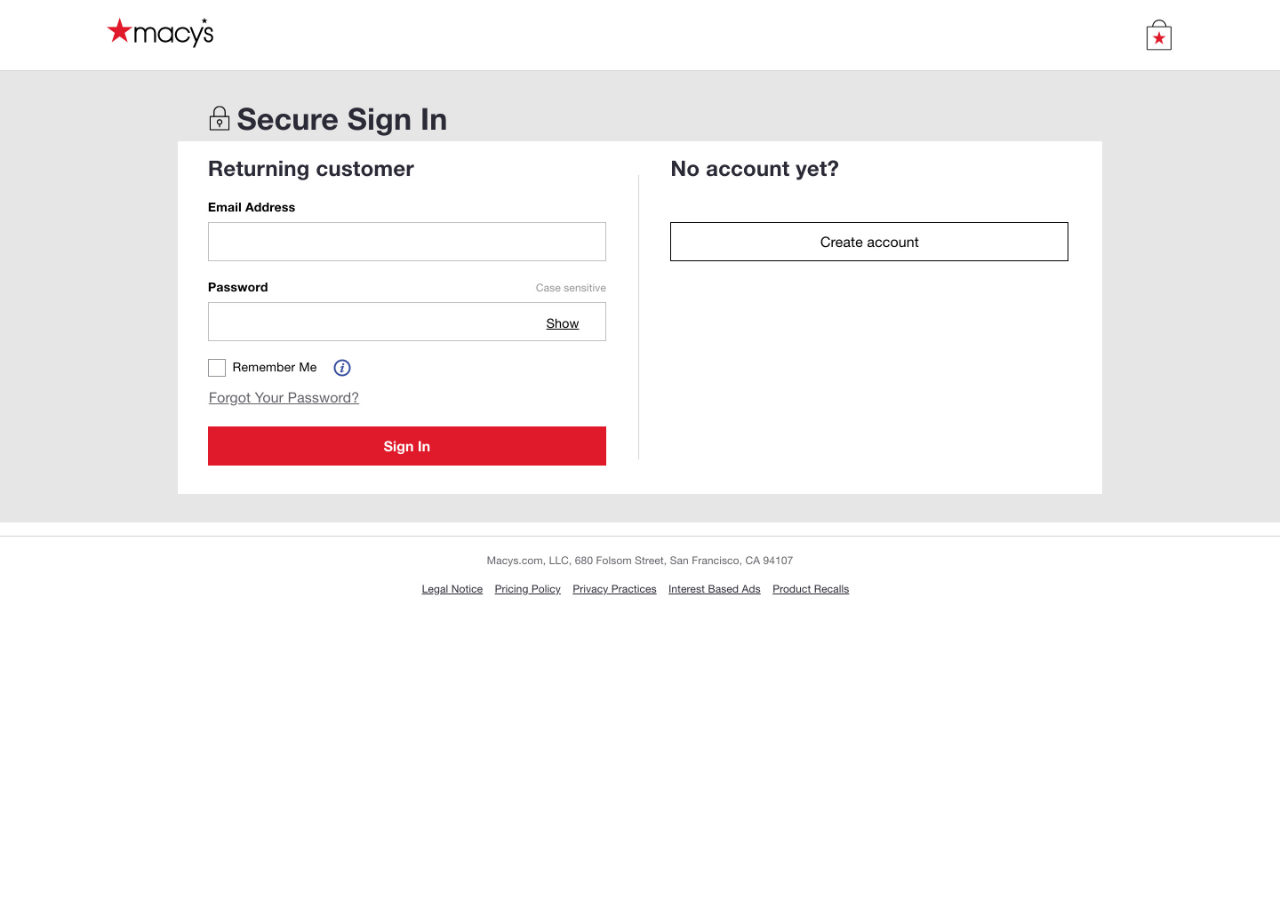
<file: signin.html>
<!DOCTYPE html>
<head>
	<meta charset="utf-8">
	<meta http-equiv="X-UA-Compatible" content="IE=edge">
	<title>Sign In - Macy's</title>
	<meta name="description" content="">
	<meta name="viewport" content="width=device-width, initial-scale=1, user-scalable=0">
	<link rel="stylesheet" href="css/style-min.css">
</head>
<body>

<img src="img/signin-full-desktop.jpg" class="static-block" style="margin:auto;">
<div style="width:100vw;height:5.5vw;background:purple;opacity:0;position:absolute;top:0;left:0;">
	<a href="index.html"><div style="width:11vw;height:100%;background:orange;left:7vw;"></div></a>
</div>

<div class="overlay"></div>

</body>
</html>

<script src="js/main-min.js"></script><!-- bundled js -->
</file>
<file: css/style-min.css>
*,*:before,*:after{-webkit-box-sizing:border-box;-moz-box-sizing:border-box;box-sizing:border-box}*:focus{outline:0}::selection{background:#7a7a7a;color:#fff}svg:not(:root){overflow:hidden}@media print{img{max-width:100% !important}}.clear{clear:both}.color-reverse{color:#fff}.color-reverse h1,.color-reverse h2,.color-reverse h3,.color-reverse h4,.color-reverse h5,.color-reverse p,.color-reverse li,.font_icon .color-reverseh1,.color-reverseh2,.color-reverseh3,.color-reverseh4,.color-reverseh5,.color-reversep,.color-reverseli,.color-reverse.font_icon{color:#fff}.color-reverse a,.color-reversea{color:#2293f9 !important}.color-reverse a:hover,.color-reversea:hover{opacity:.85}.color-reverse path,.color-reverse polygon{fill:#fff}.color-reverse hr,.color-reversehr{background:#fff}.center{text-align:center !important}.centerV,.centerH,.centerVH{*zoom:1;float:left;clear:none;text-align:inherit;width:100%;margin-left:0%;margin-right:2%}.centerV:before,.centerV:after,.centerH:before,.centerH:after,.centerVH:before,.centerVH:after{content:'';display:table}.centerV:after,.centerH:after,.centerVH:after{clear:both}.centerV:last-child,.centerH:last-child,.centerVH:last-child{margin-right:0%}.centerV{position:absolute;transform-style:preserve-3d;top:50%;transform:translateY(-50%);-webkit-transform:translateY(-50%);-moz-transform:translateY(-50%);-ms-transform:translateY(-50%);-o-transform:translateY(-50%)}@media (max-width: 700px){.centerV{*zoom:1;width:auto;max-width:1200px;float:none;display:block;margin-right:auto;margin-left:auto;padding-left:0;padding-right:0;padding:0;margin:0}.centerV:before,.centerV:after{content:'';display:table}.centerV:after{clear:both}}.centerH{position:absolute;transform-style:preserve-3d;left:50%;transform:translateX(-50%);-webkit-transform:translateX(-50%);-moz-transform:translateX(-50%);-ms-transform:translateX(-50%);-o-transform:translateX(-50%)}.centerVH{position:absolute;transform-style:preserve-3d;top:50%;left:50%;transform:translate(-50%, -50%);-webkit-transform:translateY(-50%, -50%);-moz-transform:translateY(-50%, -50%);-ms-transform:translateY(-50%, -50%);-o-transform:translateY(-50%, -50%)}@media (min-width: 421px){.mobile-thin-only{display:none}}@media (min-width: 701px){.mobile-only{display:none}}@media (max-width: 420px){.mobile-wide-only{display:none}}@media (min-width: 701px){.mobile-wide-only{display:none}}@media (max-width: 420px){.mobile-wide-up-only{display:none}}@media (max-width: 700px){.tablet-only{display:none}}@media (min-width: 981px){.tablet-only{display:none}}@media (max-width: 700px){.tablet-up-only{display:none}}@media (min-width: 981px){.tablet-down-only{display:none}}@media (max-width: 980px){.desktop-only{display:none}}@media (max-width: 1135px){.desktop-wide-only{display:none}}.nopad{padding:0 !important}.nomargin{margin:0 !important}.no-transition{transition:none !important}@font-face{font-family:'open_sans-light';src:url("../fonts/open_sans/opensans-light-webfont.eot");src:url("../fonts/open_sans/opensans-light-webfont.eot?#iefix") format("embedded-opentype"),url("../fonts/open_sans/opensans-light-webfont.woff2") format("woff2"),url("../fonts/open_sans/opensans-light-webfont.woff") format("woff"),url("../fonts/open_sans/opensans-light-webfont.ttf") format("truetype"),url("../fonts/open_sans/opensans-light-webfont.svg#open_sanslight") format("svg");font-weight:normal;font-style:normal;text-rendering:optimizeLegibility}@font-face{font-family:'open_sans-semibold';src:url("../fonts/open_sans/opensans-semibold-webfont.eot");src:url("../fonts/open_sans/opensans-semibold-webfont.eot?#iefix") format("embedded-opentype"),url("../fonts/open_sans/opensans-semibold-webfont.woff2") format("woff2"),url("../fonts/open_sans/opensans-semibold-webfont.woff") format("woff"),url("../fonts/open_sans/opensans-semibold-webfont.ttf") format("truetype"),url("../fonts/open_sans/opensans-semibold-webfont.svg#open_sanssemibold") format("svg");font-weight:normal;font-style:normal;text-rendering:optimizeLegibility}a{color:#2293f9;text-decoration:none}a:hover{cursor:pointer;color:rgba(34,147,249,0.91)}a img{border:none}h1,h2,h3,h4,h5{font-weight:normal;line-height:1.25em;margin:.7em 0 1em 0}h1{font-size:2.25em}@media (max-width: 700px){h1{font-size:1.6875em}}h2{font-size:1.6em;margin-bottom:1.5em}@media (max-width: 700px){h2{font-size:1.2em}}h3{font-size:1.45em;margin-bottom:1.5em}@media (max-width: 700px){h3{font-size:1.0875em}}h4{font-size:1.28em;margin-bottom:1.5em}@media (max-width: 700px){h4{font-size:.96em}}h5{font-size:1.15em;margin:.7em 0 1.5em 0}@media (max-width: 700px){h5{font-size:.8625em}}p{font-size:1.1em;line-height:1.6em;margin:0 0 1.6em 0}@media (max-width: 700px){p{font-size:.9em;margin:0 0 1.1em 0}}p a{text-decoration:underline}p img{margin-top:.7em}hr{height:1px;background:#ddd;border:0}section hr{margin:1em 0 1.75em 0}ul,ol{padding-left:1.2em;font-family:Akkurat;margin:0 0 24px 0}@media (max-width: 700px){ul,ol{margin:0 0 14px 0}}ul li,ol li{margin:0 0 10px 0}@media (max-width: 700px){ul li,ol li{margin:0 0 7px 0}}ul li ul,ol li ul{margin:10px 0 13.333333px 0}@media (max-width: 700px){ul li ul,ol li ul{margin:9.333333px 0 14px 0}}ul.icon_list,ol.icon_list{padding-left:0;margin-left:1.35em;list-style-type:none}ul.icon_list li,ol.icon_list li{position:relative}ul.icon_list .font_icon,ol.icon_list .font_icon{position:absolute;left:-1.54em;top:1px}sup,sub{vertical-align:baseline;position:relative;top:-.4em}sub{top:.4em}div{position:relative}@font-face{font-family:'icon_font';src:url("../fonts/fontello/icon_font.eot?10008542");src:url("../fonts/fontello/icon_font.eot?10008542#iefix") format("embedded-opentype"),url("../fonts/fontello/icon_font.woff?10008542") format("woff"),url("../fonts/fontello/icon_font.ttf?10008542") format("truetype"),url("../fonts/fontello/icon_font.svg?10008542#icon_font") format("svg");font-weight:normal;font-style:normal}[class^="icon-"]:before,[class*=" icon-"]:before{font-family:"icon_font";font-style:normal;font-weight:normal;speak:none;display:inline-block;text-decoration:inherit;width:1em;margin-right:.2em;text-align:center;font-variant:normal;text-transform:none;line-height:1em;margin-left:.2em;-webkit-font-smoothing:antialiased;-moz-osx-font-smoothing:grayscale}.icon-arrow-down-circle:before{content:'\e800'}.icon-arrow-down:before{content:'\e801'}.icon-arrow-left-circle:before{content:'\e802'}.icon-arrow-left:before{content:'\e803'}.icon-arrow-right-circle:before{content:'\e804'}.icon-arrow-right:before{content:'\e805'}.icon-arrow-up-circle:before{content:'\e806'}.icon-arrow-up:before{content:'\e807'}.icon-check-circle:before{content:'\e808'}.icon-check:before{content:'\e809'}.icon-x-circle:before{content:'\e80a'}.icon-x:before{content:'\e80b'}.icon-document:before{content:'\e80c'}.icon-menu:before{content:'\e80d'}.icon-minus:before{content:'\e80e'}.icon-plus:before{content:'\e810'}.icon-settings:before{content:'\e812'}.icon-search:before{content:'\e813'}.icon-play:before{content:'\e814'}.icon-upload:before{content:'\e815'}.icon-download:before{content:'\e816'}.icon-chat:before{content:'\e817'}.icon-lock:before{content:'\e818'}.icon-fullscreen:before{content:'\e819'}.icon-play2:before{content:'\e81a'}.icon-pause:before{content:'\e81b'}.icon-sound:before{content:'\e81c'}.icon-mute:before{content:'\e81d'}.icon-playthin:before{content:'\e81e'}.header{width:100%;height:80px;background:#fff;padding:0 32px}@media (max-width: 700px){.header{height:60px;padding:0}}.header .inset{max-width:1600px;height:100%;margin:auto}.header .logo{position:absolute;width:124px;top:19px;left:45.5px}@media (max-width: 700px){.header .logo{width:133px;margin:auto;top:8px}}.header .utility-nav{position:absolute;left:213px;top:46px}.header .utility-nav a{color:#000}.header .utility-nav a:hover{text-decoration:underline}.header .utility-nav .link{display:inline-block;font-size:12px;margin-right:20px}.header .utility-nav .link .icon{display:inline-block;top:-1px;width:8px;margin-left:2px}.header .menu-button{position:absolute;top:9px;left:-20px;font-weight:bold;font-size:16px;display:inline-block;padding:8px 0;width:62px;height:57px;display:flex;align-items:center;justify-content:center}.header .menu-button:hover{cursor:pointer}.header .menu-button .icon{display:inline-block;width:22px;height:17px;transition:all 0.3s cubic-bezier(0.215, 0.61, 0.355, 1)}.header .menu-button .icon .menu-icon{width:100%;height:1px;background:#000;position:absolute}.header .menu-button .icon .menu-icon.top{top:0}.header .menu-button .icon .menu-icon.middle{top:8px}.header .menu-button .icon .menu-icon.bottom{bottom:0}.header .search-and-bag{position:absolute;right:0;top:0}.header .search{width:100%;pointer-events:none;padding-left:250px;padding-right:485px;position:absolute;top:17px}.header .bag{position:absolute;top:22px;right:0}.header .bag .icon{height:32px}.header .store-account-search{pointer-events:none;position:absolute;width:100%;padding-left:250px;padding-right:15px;top:21px;right:0;display:flex;flex-direction:row-reverse;font-size:14px;line-height:18px}.header .store-account-search>div{display:flex;flex-direction:row;align-items:center;margin-right:44px}.header .store-account-search .icon{top:2px;margin-right:12px}.header .store-account-search a{color:#000}.header .store-account-search .store{pointer-events:auto;text-overflow:ellipsis;overflow:hidden;display:flex;justify-content:flex-end}.header .store-account-search .store .name{max-width:150px;white-space:nowrap;text-overflow:ellipsis;overflow:hidden;display:block;float:left;margin-right:8px}.header .store-account-search .store .open{color:#008757}.header .store-account-search .store .time{color:#636369}.header .store-account-search .account{pointer-events:auto}.header .store-account-search .account:hover .lockup a{text-decoration:underline}.header .store-account-search .account .icon:hover{cursor:pointer}.header .store-account-search .account .lockup{height:100%;display:flex;align-items:center}.header .store-account-search .account .lockup .icon{width:8px;display:inline-block;top:-1px;margin-left:4px}.header .store-account-search .account .lockup a{display:block}.header .store-account-search .account .lockup .name{max-width:130px;white-space:nowrap;text-overflow:ellipsis;overflow:hidden;float:left;display:block}.header .store-account-search .account .menu-panel-account{position:absolute;top:100%;left:50%;width:0;transition:opacity 0.3s cubic-bezier(0.215, 0.61, 0.355, 1);opacity:0;pointer-events:none}.header .store-account-search .account .menu-panel-account.active{opacity:1;height:auto;overflow:visible;pointer-events:auto}.header .store-account-search .account .menu-panel-account .links{width:200px;left:-100px;background:#fff;border:1px solid #e6e6e6;padding:10px 0}.header .store-account-search .account .menu-panel-account .links .link a{display:block;padding:3px 14px 4px 14px}.header .store-account-search .account .menu-panel-account .links .link a:hover{text-decoration:underline}.header .store-account-search .search-input{pointer-events:auto;flex-grow:1;margin-right:80px;position:relative;top:-2px}.header .store-account-search .search-input input{width:100%;height:40px;padding:0 8px;font-size:16px;border:none;border:1px solid #d6d6d6;background:none}.header .store-account-search .search-input input::placeholder{color:#000}.header .store-account-search .search-input .input-button{width:40px;height:40px;background:#e6e6e6;display:block;position:absolute;top:0;right:0;color:tan;display:flex;align-items:center;justify-content:center}.header .store-account-search .search-input .input-button .icon{position:relative;top:0;left:0;margin-right:0}.header .overlay{position:fixed;top:0}.overlay{width:100vw;height:100vh;background:rgba(0,0,0,0.35);position:fixed;top:0;left:0;opacity:0;pointer-events:none;transition:opacity 0.45s cubic-bezier(0.215, 0.61, 0.355, 1)}.overlay .close-button{position:absolute;top:20px;left:0}.overlay .close-button:hover{cursor:pointer}.overlay.active{opacity:1;pointer-events:auto}.overlay.active .close-button{left:320px}@media (max-width: 1390px){.overlay.active .close-button{left:300px}}.menu{pointer-events:none;position:fixed;top:0px;left:-300px;width:300px;height:100vh;background:#fff;transition:all 0.3s cubic-bezier(0.215, 0.61, 0.355, 1);box-sizing:border-box;overflow:hidden}@media (max-width: 1390px){.menu{left:-280px;width:280px}}.menu.active{left:0}.menu.active .menu-flyout{transition:all 0.45s cubic-bezier(0.215, 0.61, 0.355, 1)}.menu.flyout-active{background:#fff}.menu .menu-flyout{transition:all 0.3s cubic-bezier(0.215, 0.61, 0.355, 1)}.menu-l1{pointer-events:none;z-index:10;transition:all 0.45s cubic-bezier(0.215, 0.61, 0.355, 1);width:300px;height:100vh;background:#fff;padding:0;float:left;top:0;left:0;pointer-events:none;opacity:1;overflow-x:hidden;overflow-y:scroll}@media (max-width: 1390px){.menu-l1{width:280px}}.menu-l1 .element{overflow:-moz-scrollbars-none}.menu-l1.active{pointer-events:auto;opacity:1}.menu-l1 .top-links,.menu-l1 .bottom-links{margin:12px 0}.menu-l1 .top-link a,.menu-l1 .bottom-link a{color:#000}.menu-l1 .top-link a:hover .label .primary,.menu-l1 .bottom-link a:hover .label .primary{text-decoration:underline}.menu-l1 .top-link .lockup,.menu-l1 .bottom-link .lockup{display:flex;padding:7px 24px 7px 24px;font-size:15px;line-height:20px}@media (max-width: 1390px){.menu-l1 .top-link .lockup,.menu-l1 .bottom-link .lockup{padding:5px 24px 5px 24px}}.menu-l1 .top-link .lockup .icon,.menu-l1 .bottom-link .lockup .icon{margin-right:8px;width:24px;text-align:center;display:block;flex-shrink:0}.menu-l1 .top-link .lockup .label,.menu-l1 .bottom-link .lockup .label{flex-grow:1;margin-top:1px;overflow:hidden;white-space:nowrap;text-overflow:ellipsis}.menu-l1 .top-link .lockup .label .primary,.menu-l1 .bottom-link .lockup .label .primary{overflow:hidden;text-overflow:ellipsis}.menu-l1 .top-link .lockup .label .primary a:hover,.menu-l1 .bottom-link .lockup .label .primary a:hover{text-decoration:underline}.menu-l1 .top-link .lockup .label .secondary,.menu-l1 .bottom-link .lockup .label .secondary{font-size:13px;line-height:18px}.menu-l1 .top-link .lockup .label .highlight,.menu-l1 .bottom-link .lockup .label .highlight{color:#008757}.menu-l1 .bottom-links{margin:16px 0 32px 0}.menu-l1 .bottom-link .lockup{padding:6px 24px 6px 24px;font-size:14px;line-height:20px}@media (max-width: 1390px){.menu-l1 .bottom-link .lockup{padding:5px 24px 5px 24px}}.menu-l1 .bottom-link .lockup .icon{width:20px}.menu-l1 .bottom-link .lockup .icon svg{transform:scale(0.9)}.menu-l1 .dept-links{margin:20px 0}.menu-l1 .dept-links a:hover{text-decoration:underline}.menu-l1 .title{padding:0 24px 0 24px;margin:0 0 12px 0;font-weight:bold}.menu-l1 .link{mix-blend-mode:darken}.menu-l1 .link a{padding:6px 24px;margin:0;display:block;color:#000;font-size:14px}@media (max-width: 1390px){.menu-l1 .link a{padding:4px 24px}}.menu-l1 .link a .lockup{display:block;position:relative;padding-right:0;margin-right:8px}.menu-l1 .link a .lockup .inset{padding-left:0px;width:100%;display:block}.menu-l1 .link:hover,.menu-l1 .link.active{cursor:pointer}.menu-l1 .link:hover .highlight,.menu-l1 .link.active .highlight{width:100%}.menu-l1 .link:hover.show-guide,.menu-l1 .link.active.show-guide{background:pink}.menu-l1 .link.active{z-index:100}.menu-l1 .link.active .inset{font-weight:bold}.menu-l1 .link.active .angle{display:block;width:70%;right:-70%;height:30px;position:absolute;transition:height 0.3s cubic-bezier(0.215, 0.61, 0.355, 1),right 0.12s cubic-bezier(0.215, 0.61, 0.355, 1)}.menu-l1 .link.active .angle.angle-top{clip-path:polygon(0% 100%, 100% 0%, 100% 100%);bottom:95%}.menu-l1 .link.active .angle.angle-top.show-guide{background:#b0f}.menu-l1 .link.active .angle.angle-bottom{clip-path:polygon(0% 0%, 100% 0%, 100% 100%);top:95%}.menu-l1 .link.active .angle.angle-bottom.show-guide{background:#b0f}.menu-l1 .link.active .angle.show-guide{background:pink}.menu-l1 .link.active .angle.active{right:0;transition:height 0.3s cubic-bezier(0.215, 0.61, 0.355, 1),right 0.3s cubic-bezier(0.215, 0.61, 0.355, 1)}.menu-l1 .link.active .icon-right{opacity:1}.menu-l1 .link:first-child{margin-top:12px}.menu-l1 .link:last-child{margin-bottom:12px}.menu-l1 .link .icon-right{position:absolute;right:-10px;opacity:1;transform:scale(0.8)}.menu-l1 .link .angle{display:none}.menu-l1 hr{margin:0 24px}.menu-flyout{transition:all 0.3s cubic-bezier(0.215, 0.61, 0.355, 1);top:154px;position:fixed;pointer-events:none;border-left:1px solid #f1f1f1;padding:24px 24px;background:#fff;width:calc(90% - 300px);max-width:1024px;left:calc(-90% + 300px);height:auto}@media (max-width: 1390px){.menu-flyout{width:calc(100% - 280px)}}@media (max-width: 1390px){.menu-flyout{max-width:none}}@media (max-width: 1390px){.menu-flyout{left:calc(-100% + 280px)}}.menu-flyout.active{transition:all 0.45s cubic-bezier(0.215, 0.61, 0.355, 1);pointer-events:auto;left:300px}@media (max-width: 1390px){.menu-flyout.active{left:280px}}.account-flyout{background:#fff;width:300px;position:fixed;top:0;left:-300px;transition:all 0.45s cubic-bezier(0.215, 0.61, 0.355, 1);padding:12px 24px;pointer-events:none;border-left:1px solid #f1f1f1}@media (max-width: 1390px){.account-flyout{width:280px}}@media (max-width: 1390px){.account-flyout{left:-280px}}.account-flyout.active{transition:all 0.3s cubic-bezier(0.215, 0.61, 0.355, 1);left:300px;pointer-events:auto}@media (max-width: 1390px){.account-flyout.active{left:280px}}.account-flyout .menu-group .link{font-size:14px}.account-flyout .menu-group .link a{color:#2c2c37;display:block;padding:5px 0}.account-flyout .menu-group .link a:hover{cursor:pointer;text-decoration:underline}.menu-cat{display:none}.menu-cat .col{*zoom:1;float:left;clear:none;text-align:inherit;width:23.5%;margin-left:0%;margin-right:2%}.menu-cat .col:before,.menu-cat .col:after{content:'';display:table}.menu-cat .col:after{clear:both}.menu-cat .col:last-child{margin-right:0%}.menu-cat .menu-group{margin-bottom:28px}@media (max-width: 1390px){.menu-cat .menu-group{margin-bottom:18px}}.menu-cat .menu-group:last-child{margin-bottom:0}.menu-cat .title{font-weight:bold;margin-bottom:8px;font-size:16px}.menu-cat .title img{width:100%;display:block}.menu-cat .title:hover{cursor:pointer;text-decoration:underline}.menu-cat .link{font-size:14px}.menu-cat .link a{color:#2c2c37;display:block;padding:3px 0 4px 0}@media (max-width: 1390px){.menu-cat .link a{padding:2px 0 4px 0}}.menu-cat .link a:hover{text-decoration:underline;color:#000}.menu-cat .link.red a{color:#c00;padding:5px 0 6px 0}.menu-cat.active{display:block}.spec .header .logo,.spec .header .store,.spec .header .icon,.spec .header .bag,.spec .header .menu-button,.spec .header .overlay .close-button,.spec .header .lockup{box-shadow:inset 0 0 0 1px #f0b}.spec .header .lockup .icon{box-shadow:none}.spec .header .lockup .icon svg{box-shadow:inset 0 0 0 1px #f0b}.spec .menu .title,.spec .menu .title div,.spec .menu .link,.spec .menu .primary,.spec .menu .secondary,.spec .menu .icon,.spec .menu .lockup,.spec .menu-flyout .title,.spec .menu-flyout .title div,.spec .menu-flyout .link,.spec .menu-flyout .primary,.spec .menu-flyout .secondary,.spec .menu-flyout .icon,.spec .menu-flyout .lockup,.spec .account-flyout .title,.spec .account-flyout .title div,.spec .account-flyout .link,.spec .account-flyout .primary,.spec .account-flyout .secondary,.spec .account-flyout .icon,.spec .account-flyout .lockup{box-shadow:inset 0 0 0 1px #f0b}.spec .menu .icon-right,.spec .menu-flyout .icon-right,.spec .account-flyout .icon-right{outline:1px solid #f0b}.spec .menu .title img,.spec .menu-flyout .title img,.spec .account-flyout .title img{border:1px solid #f0b}.top-bar{background:#F8F8F8;font-size:12px;line-height:16px;color:#626369;padding:12px 32px;text-align:center}.static-block{width:100%;max-width:1690px;margin:auto;display:block}html,body{*zoom:1;float:left;clear:none;text-align:inherit;width:100%;margin-left:0%;margin-right:0%;height:100%;margin:0;padding:0;font-family:"Helvetica Neue",Helvetica,Arial,sans-serif;font-size:14px;-webkit-font-smoothing:antialiased;-moz-osx-font-smoothing:grayscale}html:before,html:after,body:before,body:after{content:'';display:table}html:after,body:after{clear:both}
</file>
